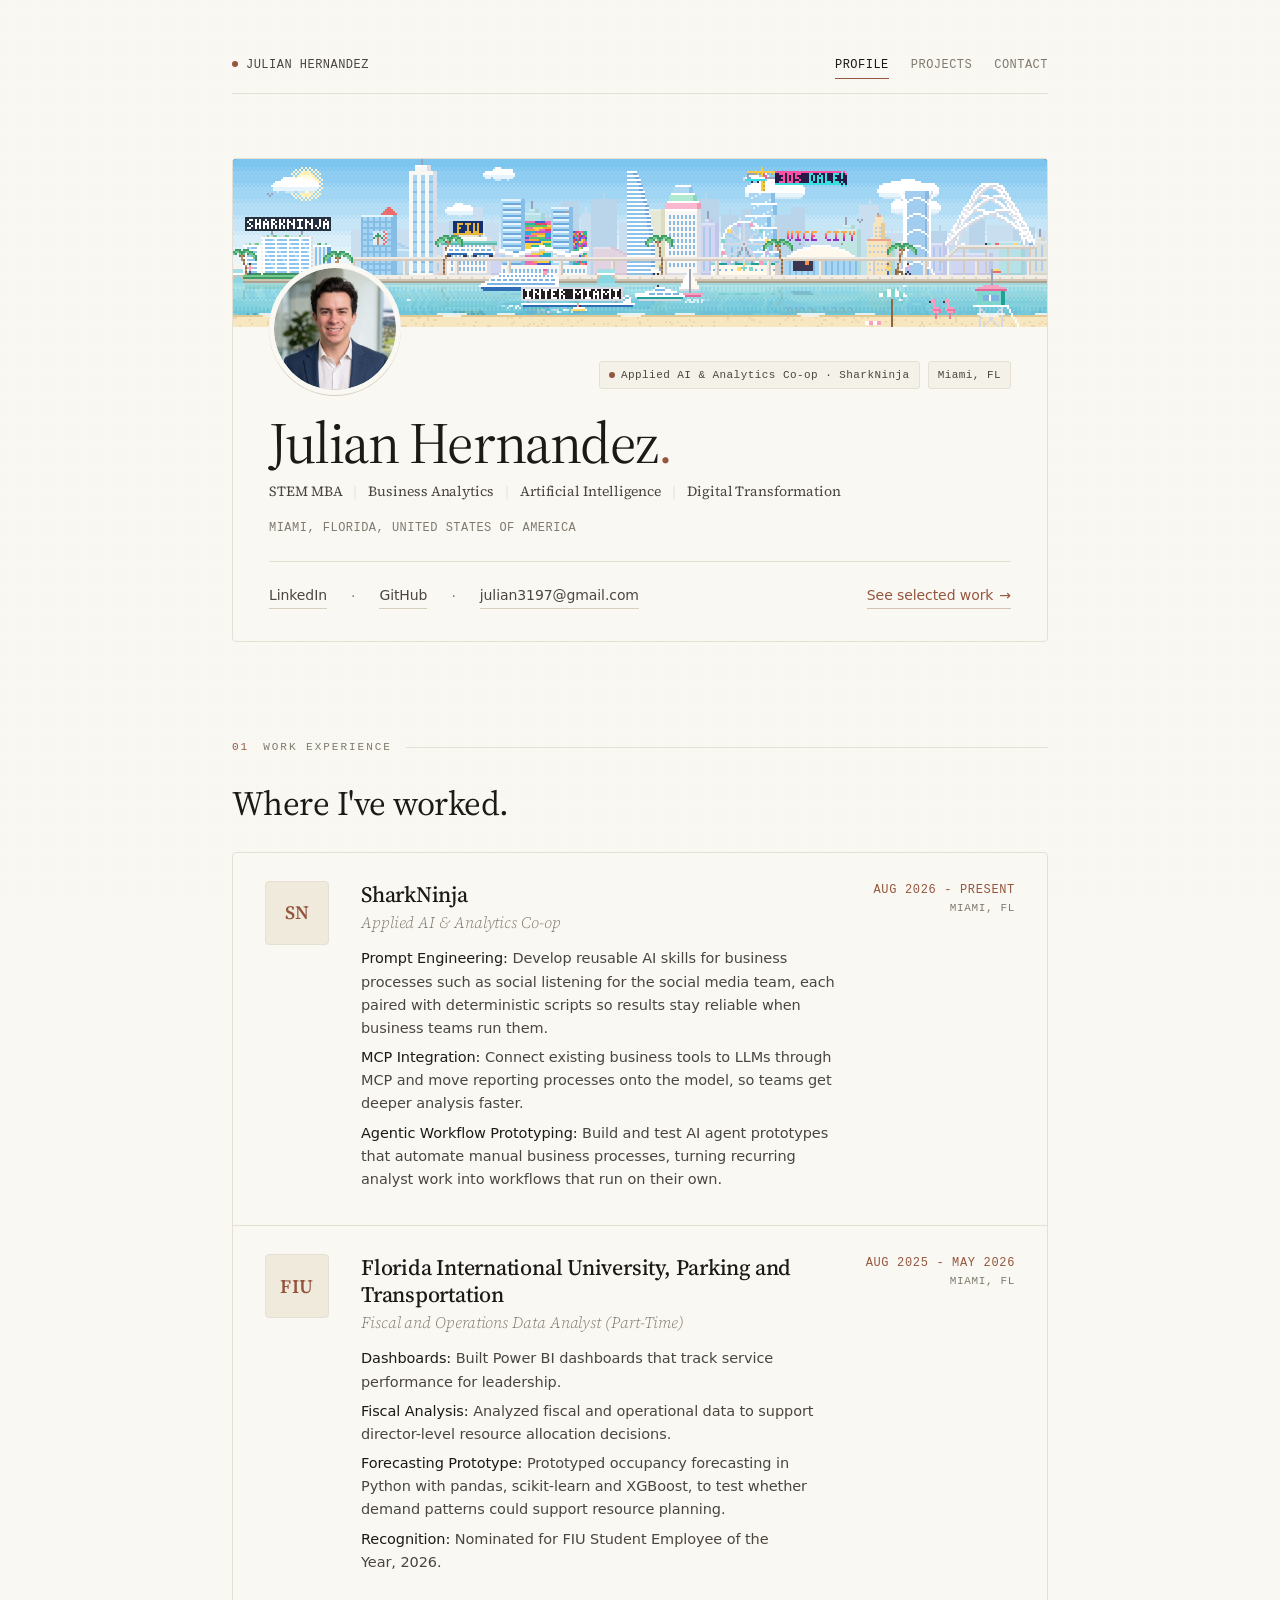
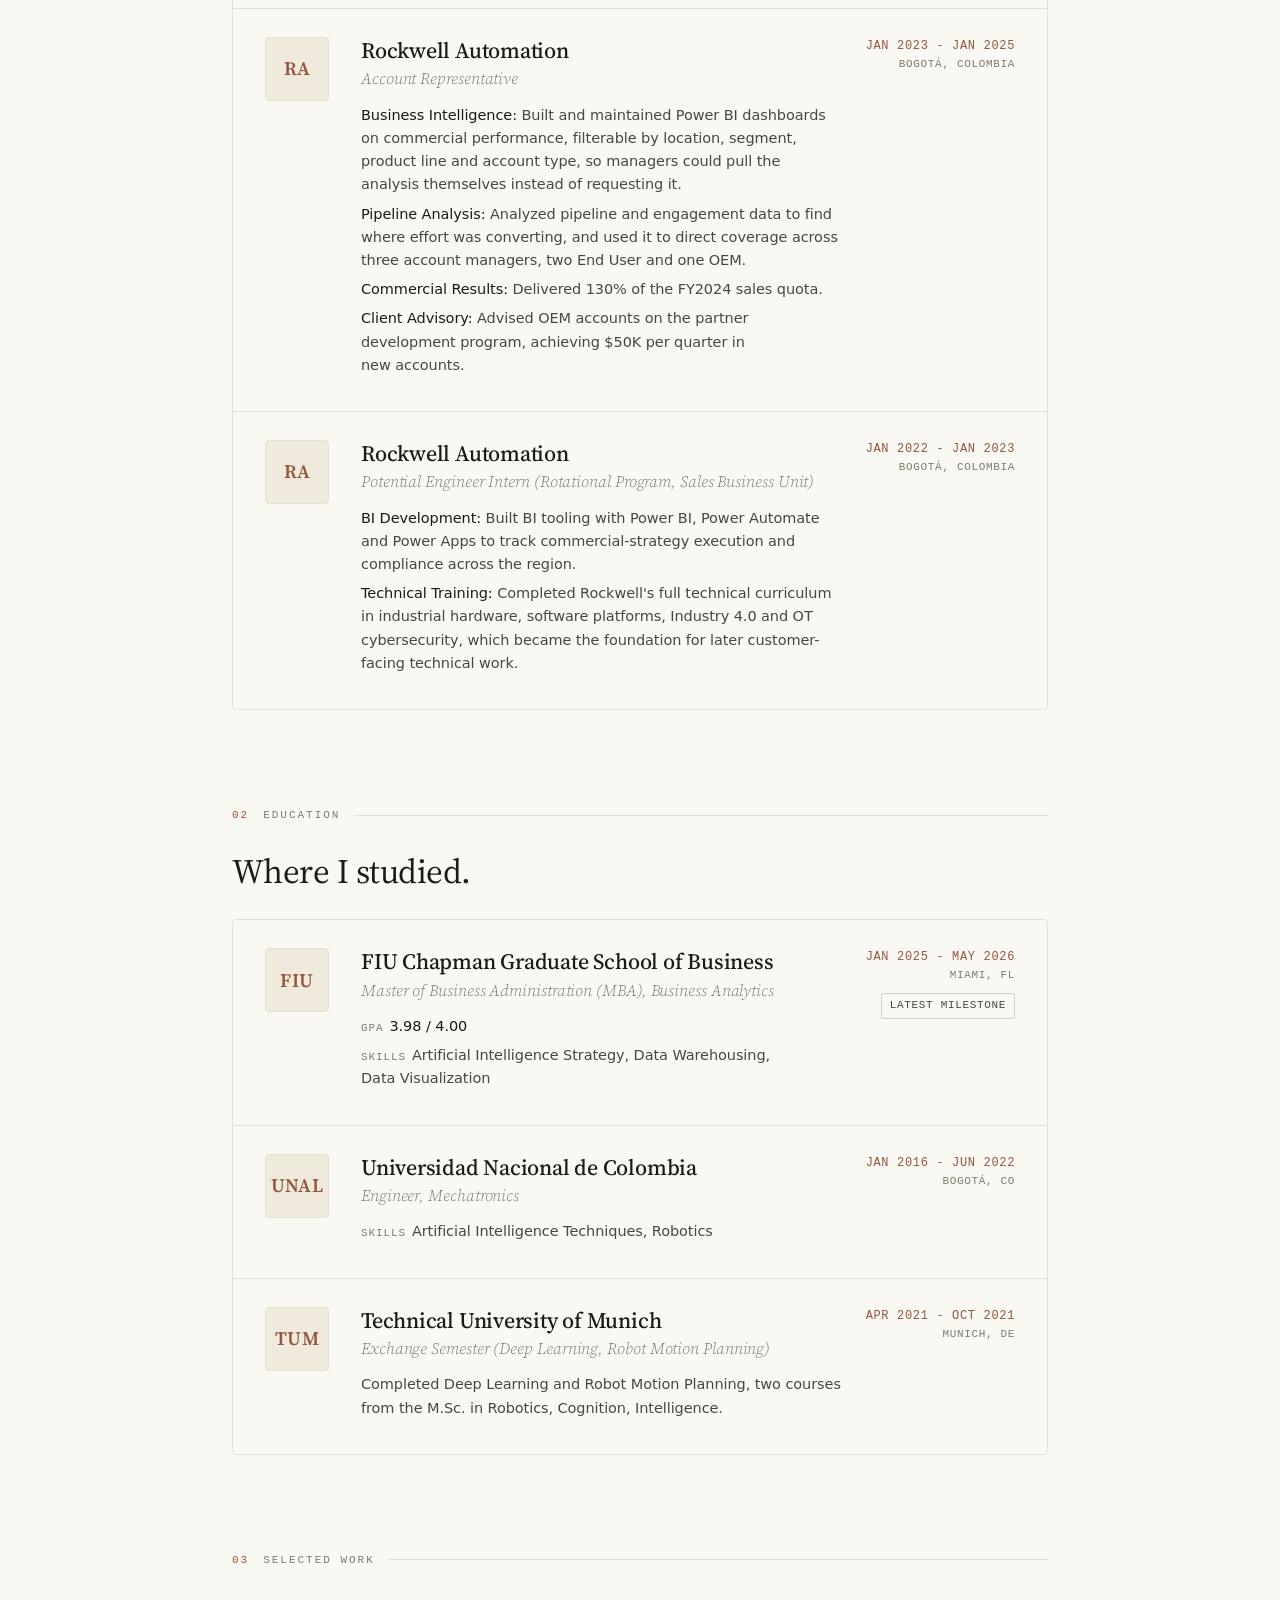
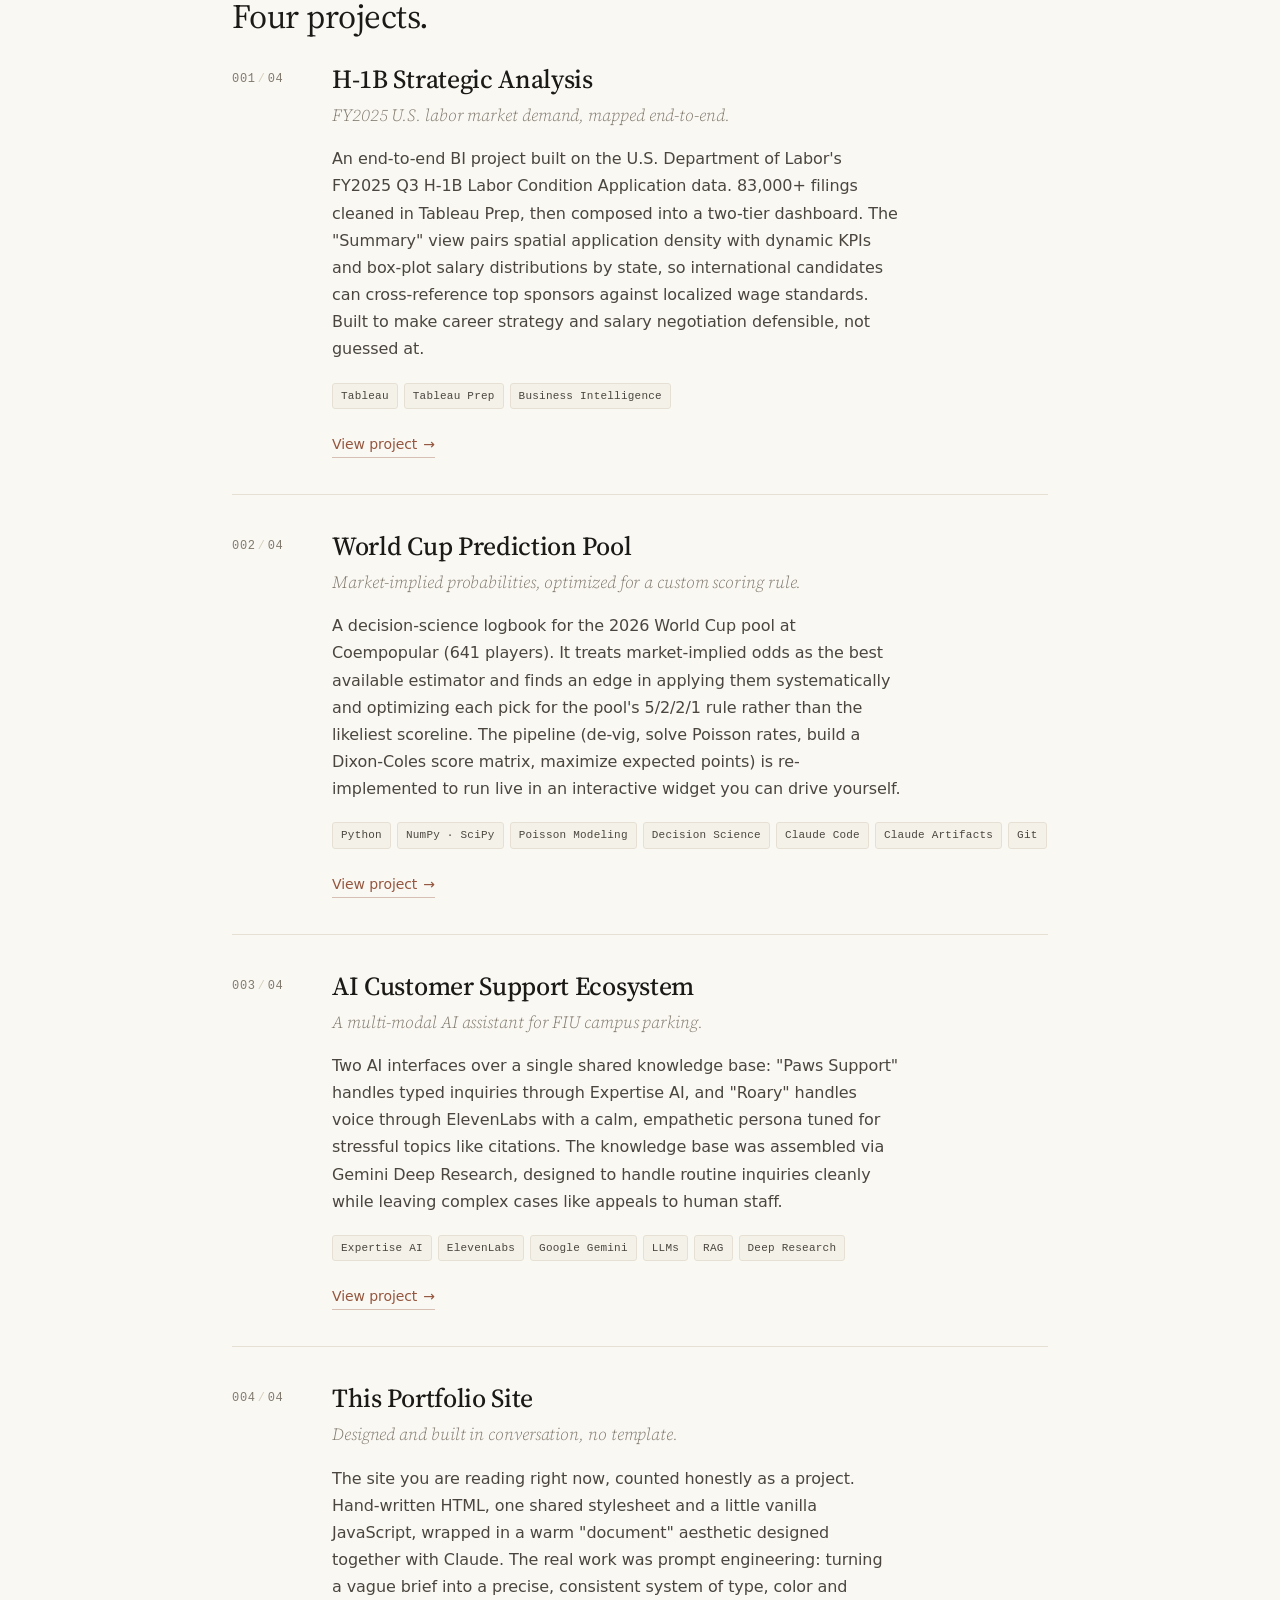
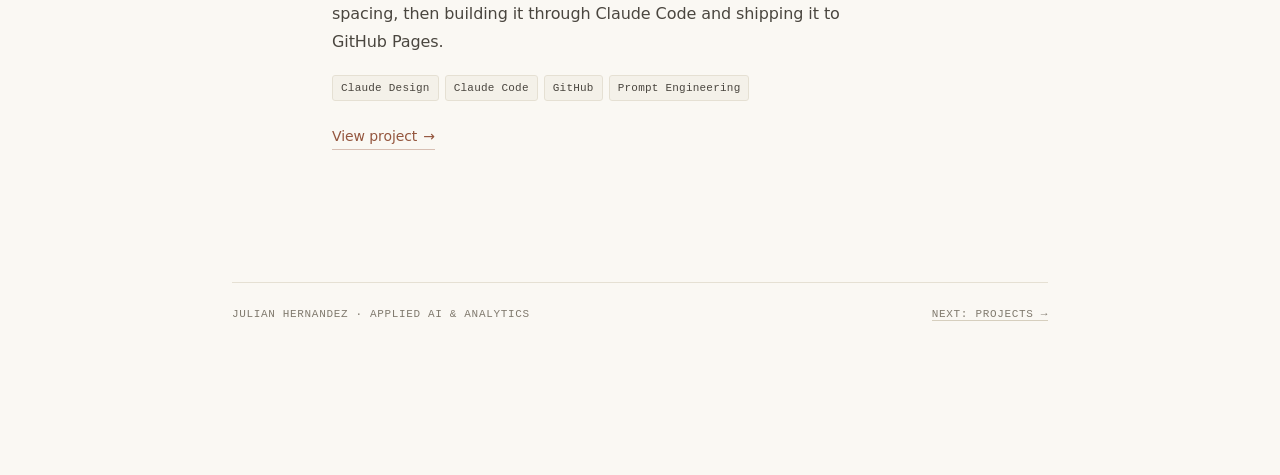
<file: index.html>
<!doctype html>
<html lang="en">
<head>
<meta charset="utf-8" />
<meta name="viewport" content="width=device-width, initial-scale=1" />
<title>Julian Hernandez · Applied AI &amp; Analytics</title>
<meta name="description" content="Applied AI and analytics at SharkNinja. MBA in Business Analytics. Selected AI and data projects." />
<meta property="og:title" content="Julian Hernandez · Applied AI &amp; Analytics" />
<meta property="og:description" content="Applied AI and analytics at SharkNinja. MBA in Business Analytics. Selected AI and data projects." />
<meta property="og:type" content="website" />
<meta property="og:url" content="https://julianher.github.io/" />
<meta property="og:image" content="https://julianher.github.io/og/profile.png" />
<meta property="og:image:width" content="1200" />
<meta property="og:image:height" content="630" />
<meta property="og:image:alt" content="Julian Hernandez · Applied AI &amp; Analytics" />
<meta property="og:site_name" content="Julian Hernandez" />
<meta name="twitter:card" content="summary_large_image" />
<!-- Instant redirect to the profile: JS first (keeps the Back button clean),
     meta refresh for no-JS browsers, and a visible link as the last resort. -->
<script>location.replace("Profile.html");</script>
<meta http-equiv="refresh" content="0; url=Profile.html" />
<link rel="stylesheet" href="styles.css" />
</head>
<body>
  <main class="page">
    <div class="prose">
      <p>Opening the profile page. If it does not load, <a href="Profile.html">continue here</a>.</p>
    </div>
  </main>
</body>
</html>
</file>
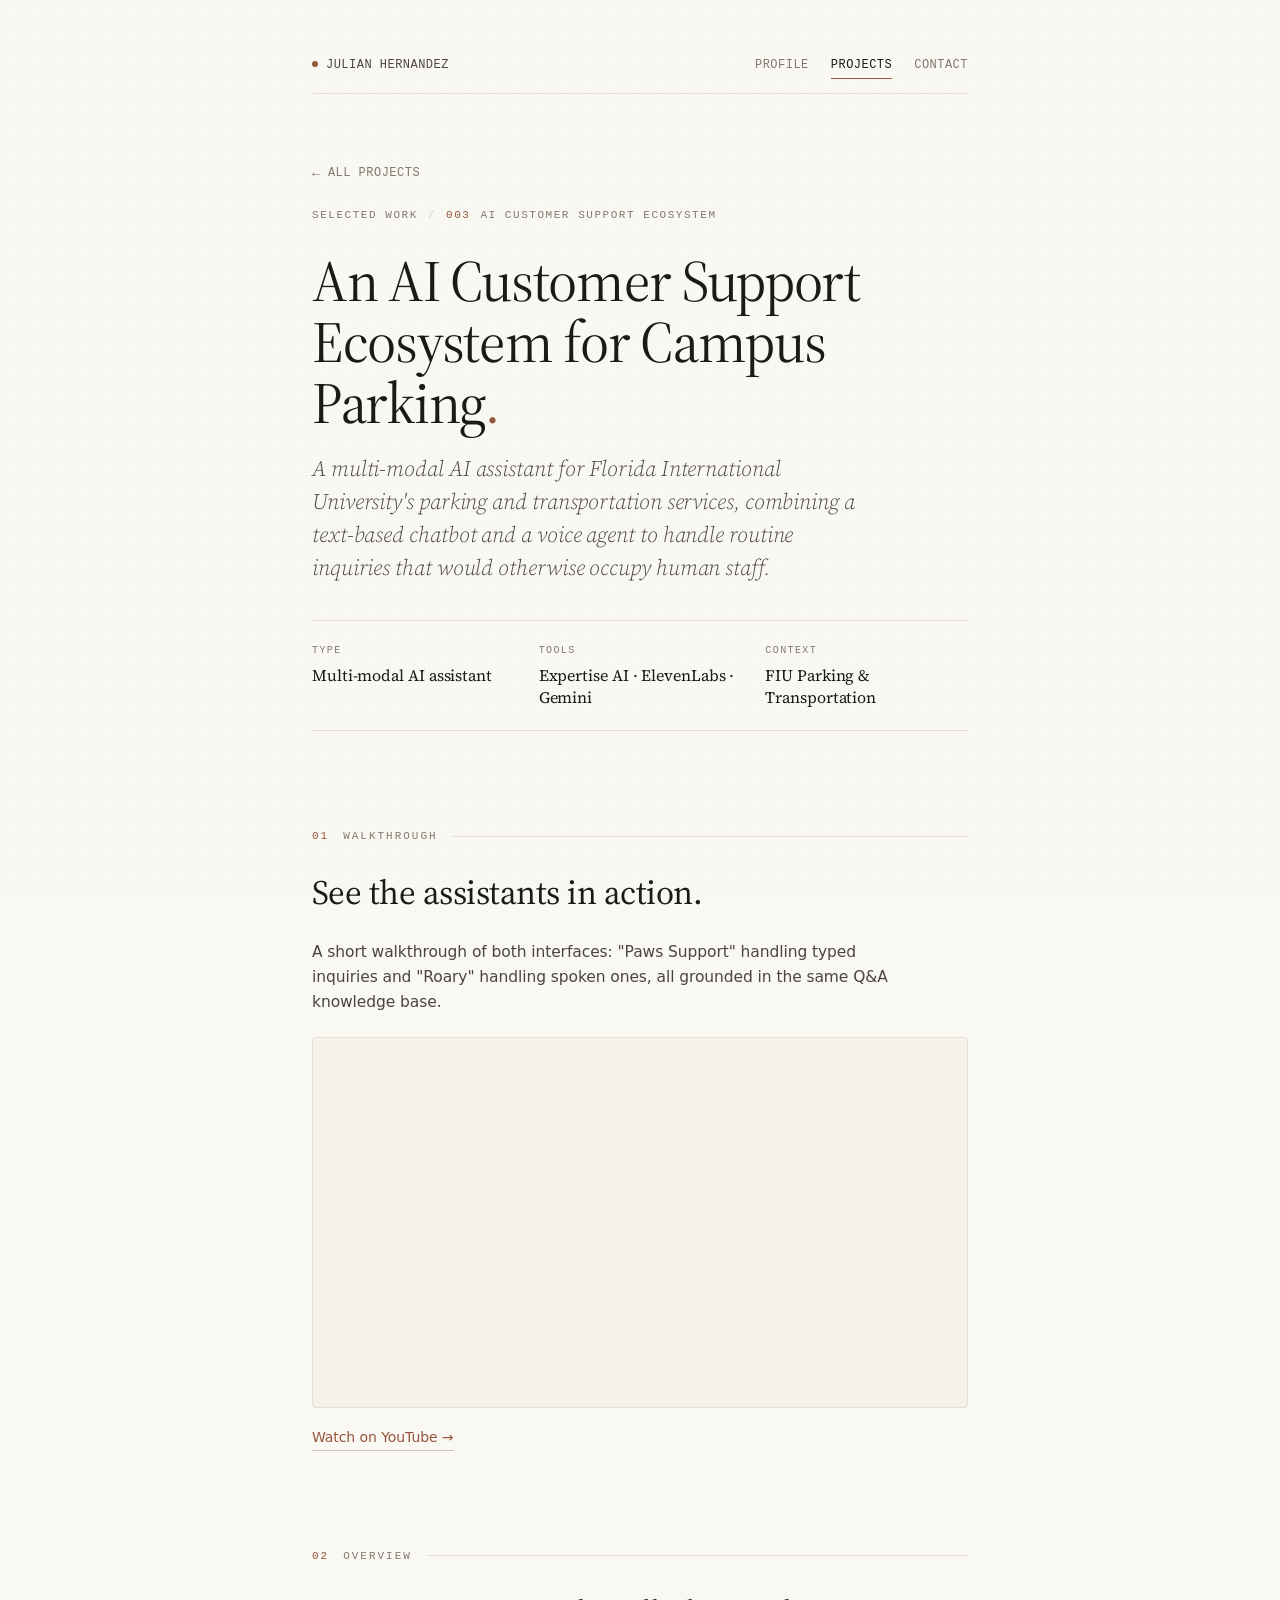
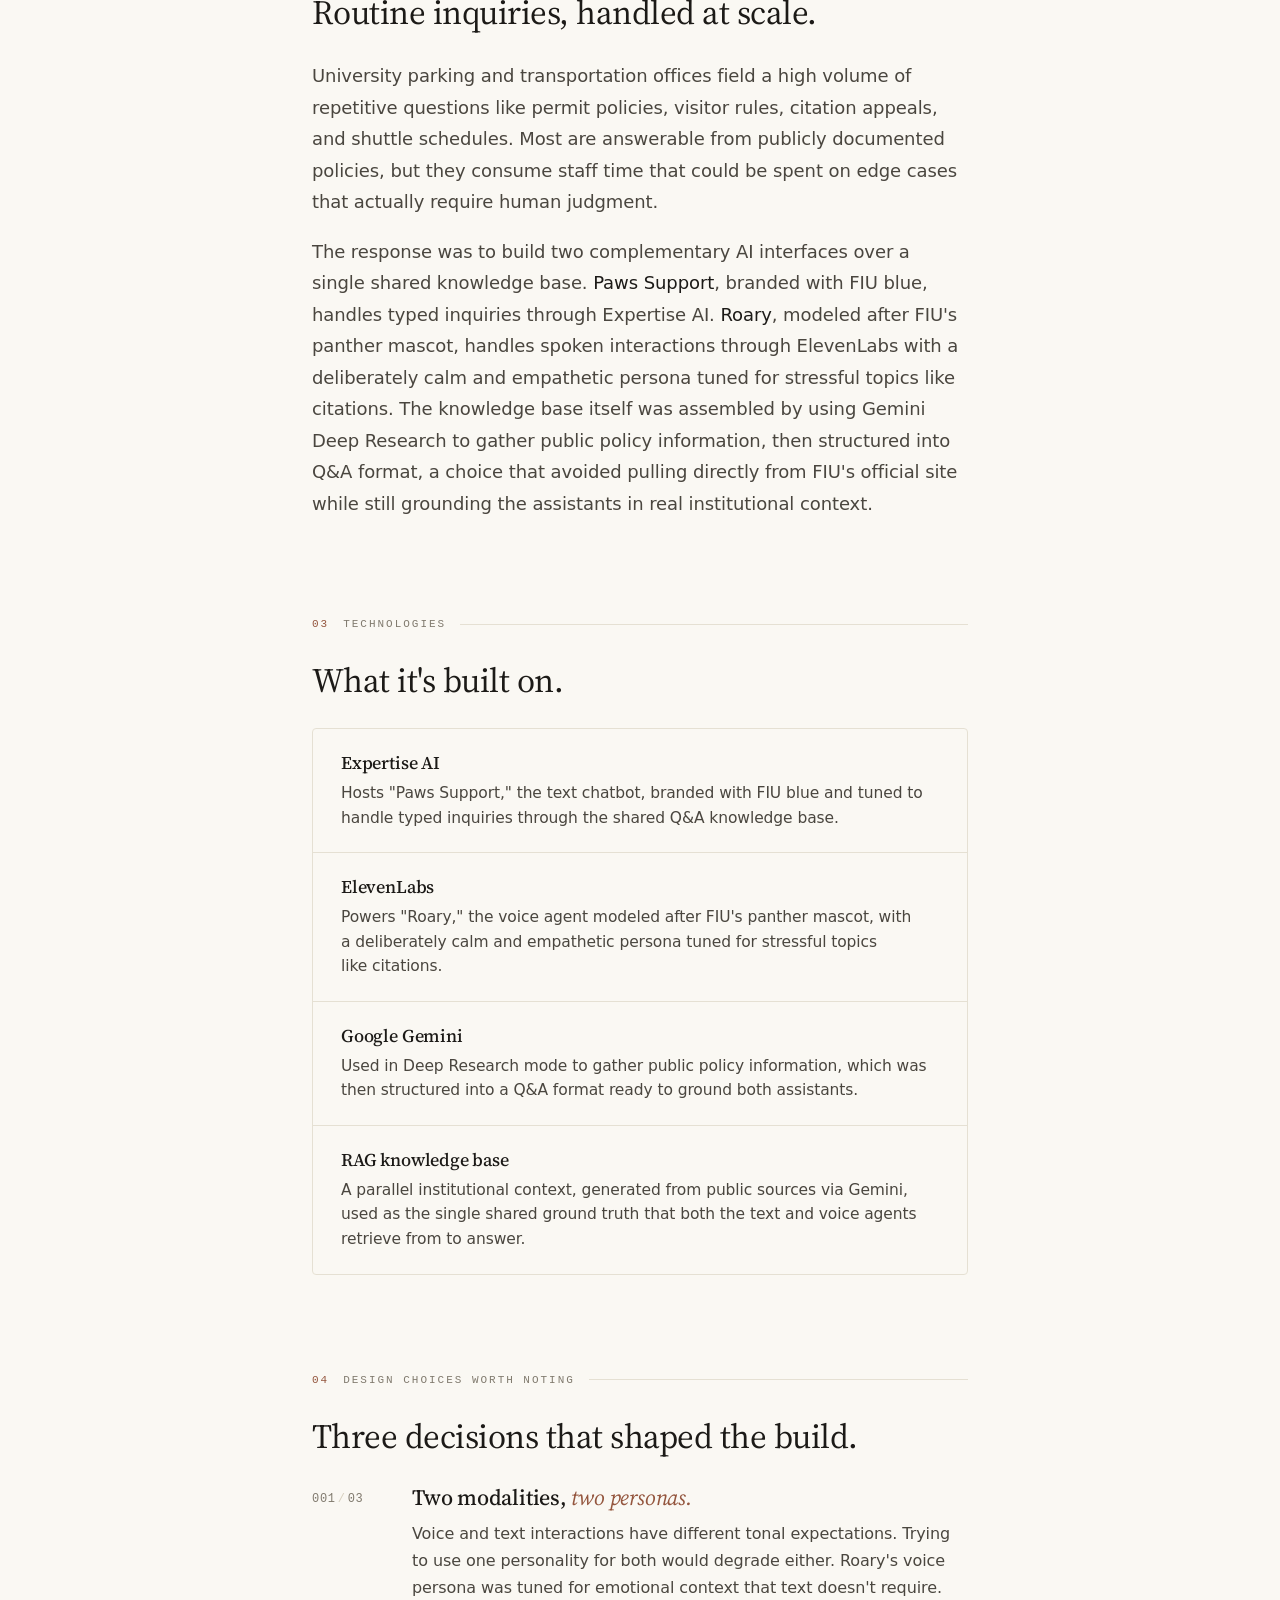
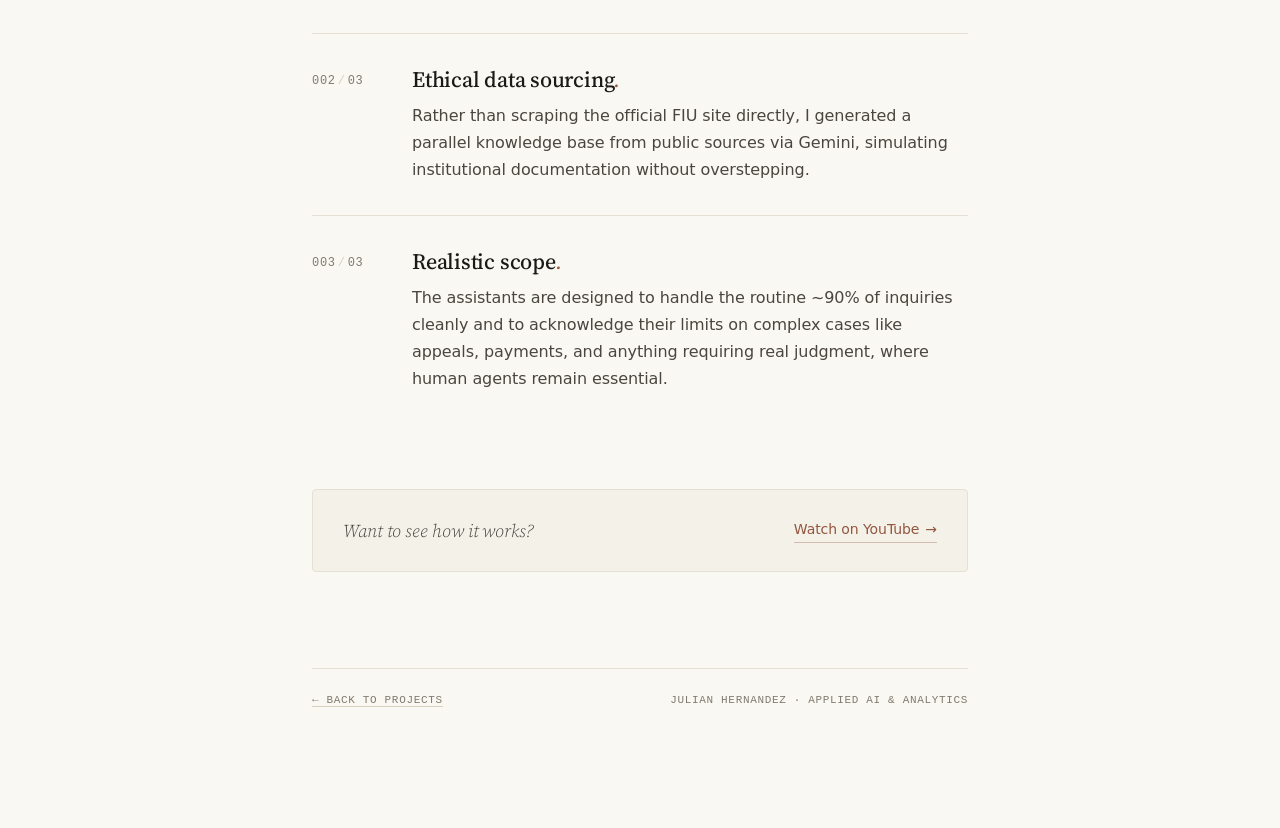
<file: AI-Support-Ecosystem.html>
<!doctype html>
<html lang="en">
<head>
<meta charset="utf-8" />
<meta name="viewport" content="width=device-width, initial-scale=1" />
<title>Julian Hernandez · AI Customer Support Ecosystem</title>
<meta name="description" content="Typed and voice AI assistants for FIU campus parking that answer from one shared knowledge base." />
<meta property="og:title" content="AI Customer Support Ecosystem" />
<meta property="og:description" content="Typed and voice AI assistants for FIU campus parking that answer from one shared knowledge base." />
<meta property="og:type" content="article" />
<meta property="og:url" content="https://julianher.github.io/AI-Support-Ecosystem.html" />
<meta property="og:image" content="https://julianher.github.io/og/ai-support.png" />
<meta property="og:image:width" content="1200" />
<meta property="og:image:height" content="630" />
<meta property="og:image:alt" content="AI Customer Support Ecosystem" />
<meta property="og:site_name" content="Julian Hernandez" />
<meta name="twitter:card" content="summary_large_image" />
<link rel="preconnect" href="https://fonts.googleapis.com" />
<link rel="preconnect" href="https://fonts.gstatic.com" crossorigin />
<link href="https://fonts.googleapis.com/css2?family=Source+Serif+4:ital,opsz,wght@0,8..60,300..700;1,8..60,300..600&display=swap" rel="stylesheet" />
<link rel="stylesheet" href="styles.css" />
<style>
  /* ---- breadcrumb ---- */
  .crumb {
    font-family: var(--mono);
    font-size: 11px;
    letter-spacing: 0.14em;
    text-transform: uppercase;
    color: var(--ink-mute);
    margin-bottom: 26px;
    display: flex;
    align-items: center;
    flex-wrap: wrap;
    gap: 10px;
  }
  .crumb a {
    color: var(--ink-mute);
    text-decoration: none;
    border-bottom: 1px solid transparent;
    transition: color 0.15s ease, border-color 0.15s ease;
  }
  .crumb a:hover { color: var(--ink); border-color: var(--rule-strong); }
  .crumb .num { color: var(--accent); font-weight: 500; }
  .crumb .sep { color: var(--rule-strong); }

  /* ---- hero ---- */
  .project-hero {
    margin-bottom: 48px;
  }
  .project-hero h1 {
    font-family: var(--serif);
    font-weight: 400;
    font-size: clamp(40px, 5.5vw, 58px);
    line-height: 1.05;
    letter-spacing: -0.022em;
    margin: 0 0 18px;
    color: var(--ink);
    font-variation-settings: "opsz" 60;
  }
  .project-hero h1 .period { color: var(--accent); }
  .project-hero .tagline {
    font-family: var(--serif);
    font-style: italic;
    font-weight: 300;
    font-size: 22px;
    line-height: 1.5;
    color: var(--ink-soft);
    max-width: 50ch;
    margin: 0 0 36px;
    text-wrap: pretty;
  }

  /* ---- metadata strip ---- */
  .meta-strip {
    display: grid;
    grid-template-columns: repeat(3, 1fr);
    gap: 24px;
    padding: 22px 0;
    border-top: 1px solid var(--rule);
    border-bottom: 1px solid var(--rule);
  }
  .meta-strip .item {
    display: flex;
    flex-direction: column;
    gap: 6px;
  }
  .meta-strip .k {
    font-family: var(--mono);
    font-size: 10px;
    letter-spacing: 0.14em;
    text-transform: uppercase;
    color: var(--ink-mute);
  }
  .meta-strip .v {
    font-family: var(--serif);
    font-size: 16px;
    color: var(--ink);
    line-height: 1.35;
  }

  /* ---- stack list (technologies / skills) ---- */
  .stack-list {
    border: 1px solid var(--rule);
    border-radius: 4px;
    background: var(--bg);
    overflow: hidden;
  }
  .stack-item {
    padding: 22px 28px;
    display: flex;
    flex-direction: column;
    gap: 6px;
    border-top: 1px solid var(--rule);
  }
  .stack-item:first-child { border-top: none; }
  .stack-item .head {
    font-family: var(--serif);
    font-weight: 500;
    font-size: 18px;
    color: var(--ink);
    letter-spacing: -0.01em;
    line-height: 1.3;
  }
  .stack-item .body {
    font-size: 15.5px;
    line-height: 1.6;
    color: var(--ink-soft);
    max-width: 60ch;
    text-wrap: pretty;
  }

  /* ---- feature blocks ---- */
  .features {
    display: flex;
    flex-direction: column;
    margin-bottom: 36px;
  }
  .feature {
    padding: 32px 0;
    border-top: 1px solid var(--rule);
    display: grid;
    grid-template-columns: 72px 1fr;
    gap: 28px;
    align-items: start;
  }
  .feature:first-of-type { border-top: none; padding-top: 0; }
  .feature .ix {
    font-family: var(--mono);
    font-size: 12px;
    letter-spacing: 0.06em;
    color: var(--ink-mute);
    padding-top: 6px;
  }
  .feature .ix .slash { color: var(--rule-strong); margin: 0 2px; }
  .feature h3 {
    font-family: var(--serif);
    font-weight: 500;
    font-size: 22px;
    line-height: 1.25;
    letter-spacing: -0.01em;
    margin: 0 0 8px;
    color: var(--ink);
  }
  .feature h3 .em {
    color: var(--accent);
    font-style: italic;
    font-weight: 400;
  }
  .feature p {
    font-size: 16px;
    line-height: 1.7;
    color: var(--ink-soft);
    margin: 0;
    text-wrap: pretty;
    max-width: 60ch;
  }

  /* ---- CTA row ---- */
  .cta-row {
    margin-top: 64px;
    padding: 26px 30px;
    background: var(--bg-sunk);
    border: 1px solid var(--rule);
    border-radius: 4px;
    display: flex;
    justify-content: space-between;
    align-items: center;
    gap: 18px;
    flex-wrap: wrap;
  }
  .cta-row .line {
    font-family: var(--serif);
    font-style: italic;
    font-weight: 300;
    font-size: 18px;
    color: var(--ink-soft);
    text-wrap: pretty;
  }
  .cta-row a {
    font-family: var(--sans);
    font-size: 14px;
    color: var(--accent);
    text-decoration: none;
    border-bottom: 1px solid color-mix(in oklab, var(--accent) 35%, transparent);
    padding-bottom: 1px;
    transition: gap 0.18s ease, border-color 0.15s ease;
    display: inline-flex;
    align-items: center;
    gap: 6px;
  }
  .cta-row a:hover { border-color: var(--accent); gap: 10px; }

  /* ---- video embed ---- */
  .video-note {
    font-size: 15.5px;
    line-height: 1.6;
    color: var(--ink-soft);
    margin: 0 0 22px;
    max-width: 60ch;
    text-wrap: pretty;
  }
  .video-wrap {
    position: relative;
    width: 100%;
    padding-top: 56.25%; /* 16:9 */
    margin: 0 0 14px;
    background: var(--bg-sunk);
    border: 1px solid var(--rule);
    border-radius: 4px;
    overflow: hidden;
  }
  .video-wrap iframe {
    position: absolute;
    inset: 0;
    width: 100%;
    height: 100%;
    border: 0;
  }
  .video-fallback {
    display: inline-block;
    font-family: var(--sans);
    font-size: 14px;
    color: var(--accent);
    text-decoration: none;
    border-bottom: 1px solid color-mix(in oklab, var(--accent) 35%, transparent);
    padding-bottom: 1px;
    transition: border-color 0.15s ease;
  }
  .video-fallback:hover { border-color: var(--accent); }

  @media (max-width: 700px) {
    .meta-strip { grid-template-columns: 1fr; gap: 14px; padding: 18px 0; }
    .feature {
      grid-template-columns: 1fr;
      gap: 8px;
      padding: 28px 0;
    }
    .feature .ix { padding-top: 0; }
    .stack-item { padding: 18px 22px; }
    .cta-row { padding: 22px; }
  }
</style>
</head>
<body>
  <main class="page">

    <div class="topnav">
      <span class="brand"><span class="dot"></span>Julian Hernandez</span>
      <nav aria-label="Primary">
        <a href="Profile.html">Profile</a>
        <a href="Projects.html" aria-current="page">Projects</a>
        <a href="Contact.html">Contact</a>
      </nav>
    </div>

    <a class="back-link" href="Projects.html"><span class="ar" aria-hidden="true">←</span>All projects</a>

    <div class="crumb">
      <a href="Projects.html">Selected work</a>
      <span class="sep" aria-hidden="true">/</span>
      <span class="num">003</span>
      <span>AI Customer Support Ecosystem</span>
    </div>

    <header class="project-hero">
      <h1>An AI Customer Support Ecosystem for Campus Parking<span class="period">.</span></h1>
      <p class="tagline">A multi-modal AI assistant for Florida International University's parking and transportation services, combining a text-based chatbot and a voice agent to handle routine inquiries that would otherwise occupy human staff.</p>

      <div class="meta-strip">
        <div class="item">
          <span class="k">Type</span>
          <span class="v">Multi-modal AI assistant</span>
        </div>
        <div class="item">
          <span class="k">Tools</span>
          <span class="v">Expertise AI · ElevenLabs · Gemini</span>
        </div>
        <div class="item">
          <span class="k">Context</span>
          <span class="v">FIU Parking &amp; Transportation</span>
        </div>
      </div>
    </header>

    <!-- ============ WALKTHROUGH VIDEO ============ -->
    <section>
      <div class="section-label"><span class="num">01</span><span>Walkthrough</span></div>
      <h2 class="section-title">See the assistants in action.</h2>
      <p class="video-note">A short walkthrough of both interfaces: "Paws Support" handling typed inquiries and "Roary" handling spoken ones, all grounded in the same Q&amp;A knowledge base.</p>

      <div class="video-wrap">
        <iframe
          src="https://www.youtube.com/embed/y3eT0rDA4UU"
          title="An AI Customer Support Ecosystem for Campus Parking"
          loading="lazy"
          allow="accelerometer; autoplay; clipboard-write; encrypted-media; gyroscope; picture-in-picture; web-share"
          referrerpolicy="strict-origin-when-cross-origin"
          allowfullscreen></iframe>
      </div>
      <a class="video-fallback" href="https://youtu.be/y3eT0rDA4UU" target="_blank" rel="noopener">Watch on YouTube →</a>
    </section>

    <!-- ============ OVERVIEW ============ -->
    <section>
      <div class="section-label"><span class="num">02</span><span>Overview</span></div>
      <h2 class="section-title">Routine inquiries, handled at scale.</h2>
      <div class="prose">
        <p>University parking and transportation offices field a high volume of repetitive questions like permit policies, visitor rules, citation appeals, and shuttle schedules. Most are answerable from publicly documented policies, but they consume staff time that could be spent on edge cases that actually require human judgment.</p>
        <p>The response was to build two complementary AI interfaces over a single shared knowledge base. <strong>Paws Support</strong>, branded with FIU blue, handles typed inquiries through Expertise AI. <strong>Roary</strong>, modeled after FIU's panther mascot, handles spoken interactions through ElevenLabs with a deliberately calm and empathetic persona tuned for stressful topics like citations. The knowledge base itself was assembled by using Gemini Deep Research to gather public policy information, then structured into Q&amp;A format, a choice that avoided pulling directly from FIU's official site while still grounding the assistants in real institutional context.</p>
      </div>
    </section>

    <!-- ============ TECHNOLOGIES ============ -->
    <section>
      <div class="section-label"><span class="num">03</span><span>Technologies</span></div>
      <h2 class="section-title">What it's built on.</h2>
      <div class="stack-list">
        <div class="stack-item">
          <div class="head">Expertise AI</div>
          <div class="body">Hosts "Paws Support," the text chatbot, branded with FIU blue and tuned to handle typed inquiries through the shared Q&amp;A knowledge base.</div>
        </div>
        <div class="stack-item">
          <div class="head">ElevenLabs</div>
          <div class="body">Powers "Roary," the voice agent modeled after FIU's panther mascot, with a deliberately calm and empathetic persona tuned for stressful topics like citations.</div>
        </div>
        <div class="stack-item">
          <div class="head">Google Gemini</div>
          <div class="body">Used in Deep Research mode to gather public policy information, which was then structured into a Q&amp;A format ready to ground both assistants.</div>
        </div>
        <div class="stack-item">
          <div class="head">RAG knowledge base</div>
          <div class="body">A parallel institutional context, generated from public sources via Gemini, used as the single shared ground truth that both the text and voice agents retrieve from to answer.</div>
        </div>
      </div>
    </section>

    <!-- ============ DESIGN CHOICES ============ -->
    <section>
      <div class="section-label"><span class="num">04</span><span>Design choices worth noting</span></div>
      <h2 class="section-title">Three decisions that shaped the build.</h2>

      <div class="features">
        <article class="feature">
          <div class="ix">001<span class="slash">/</span>03</div>
          <div>
            <h3>Two modalities, <span class="em">two personas.</span></h3>
            <p>Voice and text interactions have different tonal expectations. Trying to use one personality for both would degrade either. Roary's voice persona was tuned for emotional context that text doesn't require.</p>
          </div>
        </article>

        <article class="feature">
          <div class="ix">002<span class="slash">/</span>03</div>
          <div>
            <h3>Ethical data sourcing<span class="em">.</span></h3>
            <p>Rather than scraping the official FIU site directly, I generated a parallel knowledge base from public sources via Gemini, simulating institutional documentation without overstepping.</p>
          </div>
        </article>

        <article class="feature">
          <div class="ix">003<span class="slash">/</span>03</div>
          <div>
            <h3>Realistic scope<span class="em">.</span></h3>
            <p>The assistants are designed to handle the routine ~90% of inquiries cleanly and to acknowledge their limits on complex cases like appeals, payments, and anything requiring real judgment, where human agents remain essential.</p>
          </div>
        </article>
      </div>
    </section>

    <div class="cta-row">
      <span class="line">Want to see how it works?</span>
      <a href="https://youtu.be/y3eT0rDA4UU" target="_blank" rel="noopener">Watch on YouTube <span aria-hidden="true">→</span></a>
    </div>

    <footer class="foot">
      <span><a href="Projects.html" style="color:inherit; text-decoration:none; border-bottom:1px solid var(--rule-strong);">← Back to projects</a></span>
      <span>Julian Hernandez · Applied AI &amp; Analytics</span>
    </footer>

  </main>
</body>
</html>
</file>
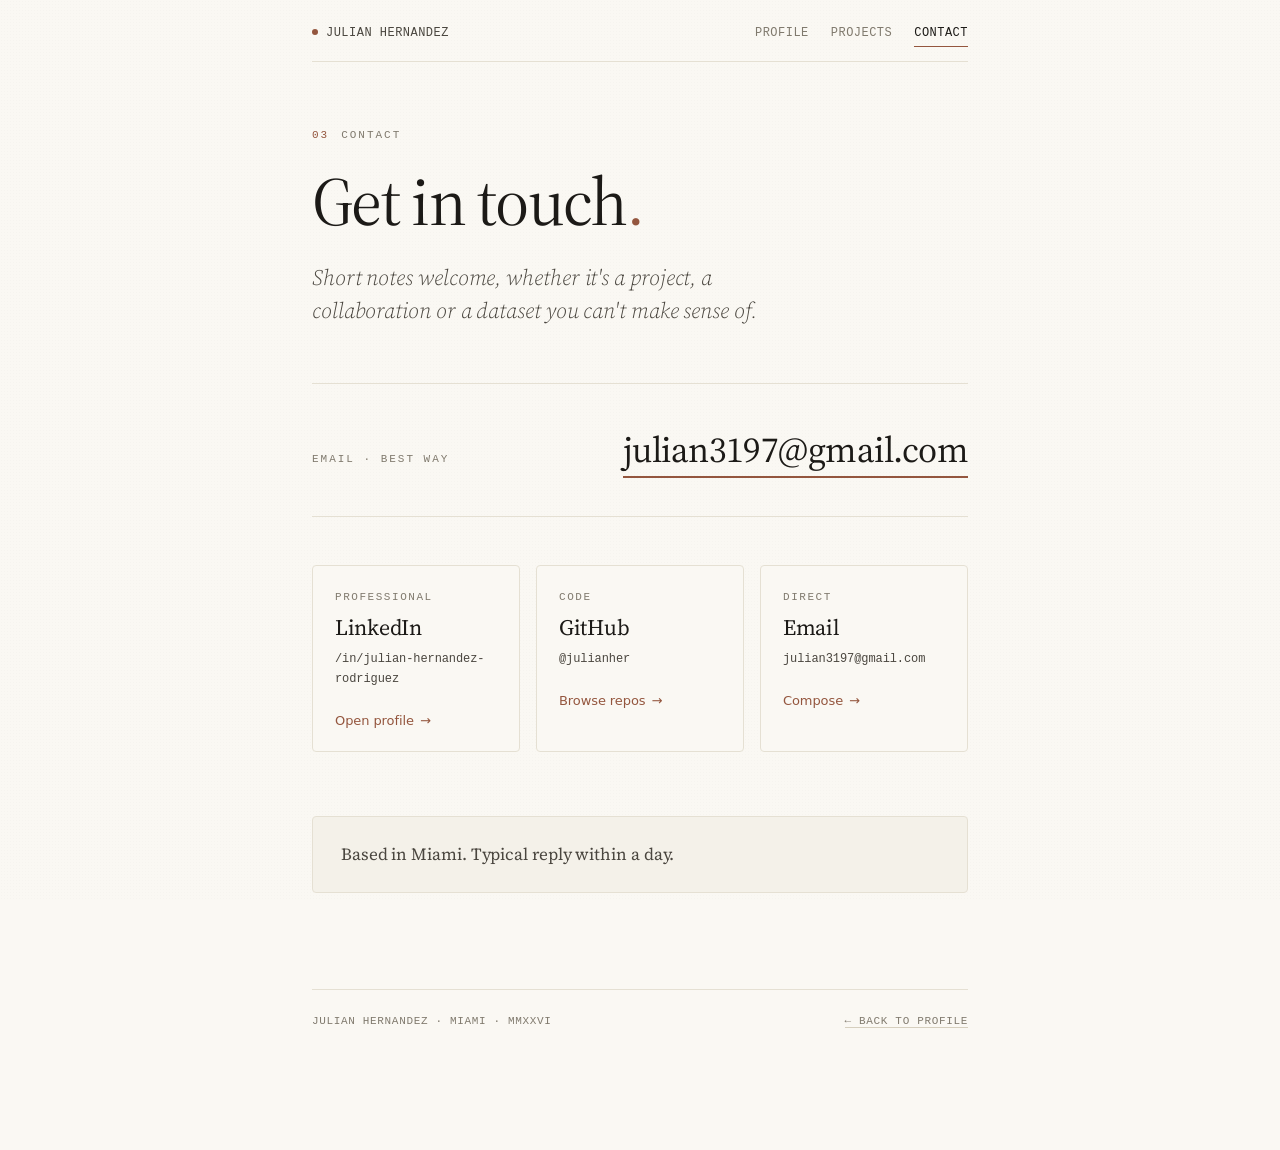
<file: Contact.html>
<!doctype html>
<html lang="en">
<head>
<meta charset="utf-8" />
<meta name="viewport" content="width=device-width, initial-scale=1" />
<title>Julian Hernandez · Contact</title>
<meta name="description" content="Short notes welcome, about a project, a collaboration or a dataset." />
<meta property="og:title" content="Contact · Julian Hernandez" />
<meta property="og:description" content="Short notes welcome, about a project, a collaboration or a dataset." />
<meta property="og:type" content="website" />
<meta property="og:url" content="https://julianher.github.io/Contact.html" />
<meta property="og:image" content="https://julianher.github.io/og/contact.png" />
<meta property="og:image:width" content="1200" />
<meta property="og:image:height" content="630" />
<meta property="og:image:alt" content="Contact · Julian Hernandez" />
<meta property="og:site_name" content="Julian Hernandez" />
<meta name="twitter:card" content="summary_large_image" />
<link rel="preconnect" href="https://fonts.googleapis.com" />
<link rel="preconnect" href="https://fonts.gstatic.com" crossorigin />
<link href="https://fonts.googleapis.com/css2?family=Source+Serif+4:ital,opsz,wght@0,8..60,300..700;1,8..60,300..600&display=swap" rel="stylesheet" />
<link rel="stylesheet" href="styles.css" />
<style>
  .contact-page {
    padding-top: 24px;
  }

  .contact-eyebrow {
    font-family: var(--mono);
    font-size: 11px;
    letter-spacing: 0.18em;
    text-transform: uppercase;
    color: var(--ink-mute);
    margin-bottom: 22px;
    display: flex;
    align-items: center;
    gap: 12px;
  }
  .contact-eyebrow .num { color: var(--accent); font-weight: 500; }

  h1.contact-title {
    font-family: var(--serif);
    font-weight: 400;
    font-size: clamp(44px, 6.5vw, 68px);
    line-height: 1.05;
    letter-spacing: -0.025em;
    margin: 0 0 24px;
    color: var(--ink);
    font-variation-settings: "opsz" 60;
  }
  h1.contact-title .period { color: var(--accent); }

  .lede {
    font-family: var(--serif);
    font-style: italic;
    font-weight: 300;
    font-size: 22px;
    line-height: 1.5;
    color: var(--ink-soft);
    max-width: 42ch;
    margin: 0 0 56px;
    text-wrap: pretty;
  }

  /* big email line */
  .email-row {
    padding: 36px 0;
    border-top: 1px solid var(--rule);
    border-bottom: 1px solid var(--rule);
    display: flex;
    align-items: baseline;
    justify-content: space-between;
    gap: 24px;
    flex-wrap: wrap;
    margin-bottom: 48px;
  }
  .email-label {
    font-family: var(--mono);
    font-size: 11px;
    letter-spacing: 0.18em;
    text-transform: uppercase;
    color: var(--ink-mute);
  }
  .email-value {
    font-family: var(--serif);
    font-size: clamp(24px, 3.4vw, 36px);
    letter-spacing: -0.015em;
    color: var(--ink);
  }
  .email-value a {
    color: var(--ink);
    text-decoration: none;
    border-bottom: 2px solid var(--accent);
    padding-bottom: 2px;
    transition: color 0.15s ease;
  }
  .email-value a:hover { color: var(--accent); }

  /* channels grid */
  .channels {
    display: grid;
    grid-template-columns: repeat(3, 1fr);
    gap: 16px;
    margin-bottom: 64px;
  }
  .channel {
    border: 1px solid var(--rule);
    border-radius: 4px;
    padding: 22px 22px 20px;
    background: var(--bg);
    text-decoration: none;
    color: inherit;
    transition: border-color 0.15s ease, background 0.15s ease;
    display: flex;
    flex-direction: column;
    gap: 8px;
  }
  .channel:hover {
    border-color: var(--rule-strong);
    background: var(--bg-sunk);
  }
  .channel .head {
    font-family: var(--mono);
    font-size: 11px;
    letter-spacing: 0.14em;
    text-transform: uppercase;
    color: var(--ink-mute);
  }
  .channel .name {
    font-family: var(--serif);
    font-size: 22px;
    line-height: 1.2;
    color: var(--ink);
    letter-spacing: -0.012em;
  }
  .channel .handle {
    font-family: var(--mono);
    font-size: 12px;
    color: var(--ink-soft);
    margin-top: 2px;
  }
  .channel .arrow {
    margin-top: 12px;
    font-size: 13px;
    color: var(--accent);
    font-family: var(--sans);
    display: inline-flex;
    align-items: center;
    gap: 6px;
    transition: gap 0.18s ease;
  }
  .channel:hover .arrow { gap: 10px; }

  /* availability block */
  .avail {
    display: grid;
    grid-template-columns: 1fr auto;
    gap: 24px;
    align-items: center;
    padding: 24px 28px;
    background: var(--bg-sunk);
    border: 1px solid var(--rule);
    border-radius: 4px;
  }
  .avail .left {
    font-family: var(--serif);
    font-size: 17px;
    line-height: 1.55;
    color: var(--ink-soft);
    text-wrap: pretty;
  }
  .avail .left strong {
    color: var(--ink);
    font-weight: 500;
  }
  .avail .status {
    font-family: var(--mono);
    font-size: 11px;
    letter-spacing: 0.12em;
    text-transform: uppercase;
    color: var(--ink-soft);
    display: inline-flex;
    align-items: center;
    gap: 8px;
    padding: 6px 12px;
    border: 1px solid var(--rule-strong);
    border-radius: 100px;
    background: var(--bg);
  }
  .avail .status .pip {
    width: 7px; height: 7px;
    border-radius: 50%;
    background: oklch(0.65 0.13 145);
    box-shadow: 0 0 0 3px color-mix(in oklab, oklch(0.65 0.13 145) 22%, transparent);
  }

  @media (max-width: 600px) {
    .channels { grid-template-columns: 1fr; }
    .email-row { padding: 28px 0; }
    .avail { grid-template-columns: 1fr; }
  }
</style>
</head>
<body>
  <main class="page contact-page">

    <div class="topnav">
      <span class="brand"><span class="dot"></span>Julian Hernandez</span>
      <nav aria-label="Primary">
        <a href="Profile.html">Profile</a>
        <a href="Projects.html">Projects</a>
        <a href="Contact.html" aria-current="page">Contact</a>
      </nav>
    </div>

    <div class="contact-eyebrow"><span class="num">03</span><span>Contact</span></div>
    <h1 class="contact-title">Get in touch<span class="period">.</span></h1>
    <p class="lede">
      Short notes welcome, whether it's a project, a collaboration or a dataset you can't make sense of.
    </p>

    <div class="email-row">
      <span class="email-label">Email · best way</span>
      <span class="email-value"><a href="mailto:julian3197@gmail.com">julian3197@gmail.com</a></span>
    </div>

    <div class="channels">
      <a class="channel" href="https://www.linkedin.com/in/julian-hernandez-rodriguez" rel="noopener">
        <span class="head">Professional</span>
        <span class="name">LinkedIn</span>
        <span class="handle">/in/julian-hernandez-rodriguez</span>
        <span class="arrow">Open profile <span aria-hidden="true">→</span></span>
      </a>
      <a class="channel" href="https://github.com/julianher" rel="noopener">
        <span class="head">Code</span>
        <span class="name">GitHub</span>
        <span class="handle">@julianher</span>
        <span class="arrow">Browse repos <span aria-hidden="true">→</span></span>
      </a>
      <a class="channel" href="mailto:julian3197@gmail.com">
        <span class="head">Direct</span>
        <span class="name">Email</span>
        <span class="handle">julian3197@gmail.com</span>
        <span class="arrow">Compose <span aria-hidden="true">→</span></span>
      </a>
    </div>

    <div class="avail">
      <div class="left">
        Based in Miami. Typical reply within a day.
      </div>
    </div>

    <footer class="foot">
      <span>Julian Hernandez · Miami · MMXXVI</span>
      <span><a href="Profile.html" style="color:inherit; text-decoration:none; border-bottom:1px solid var(--rule-strong);">← Back to Profile</a></span>
    </footer>

  </main>
</body>
</html>
</file>
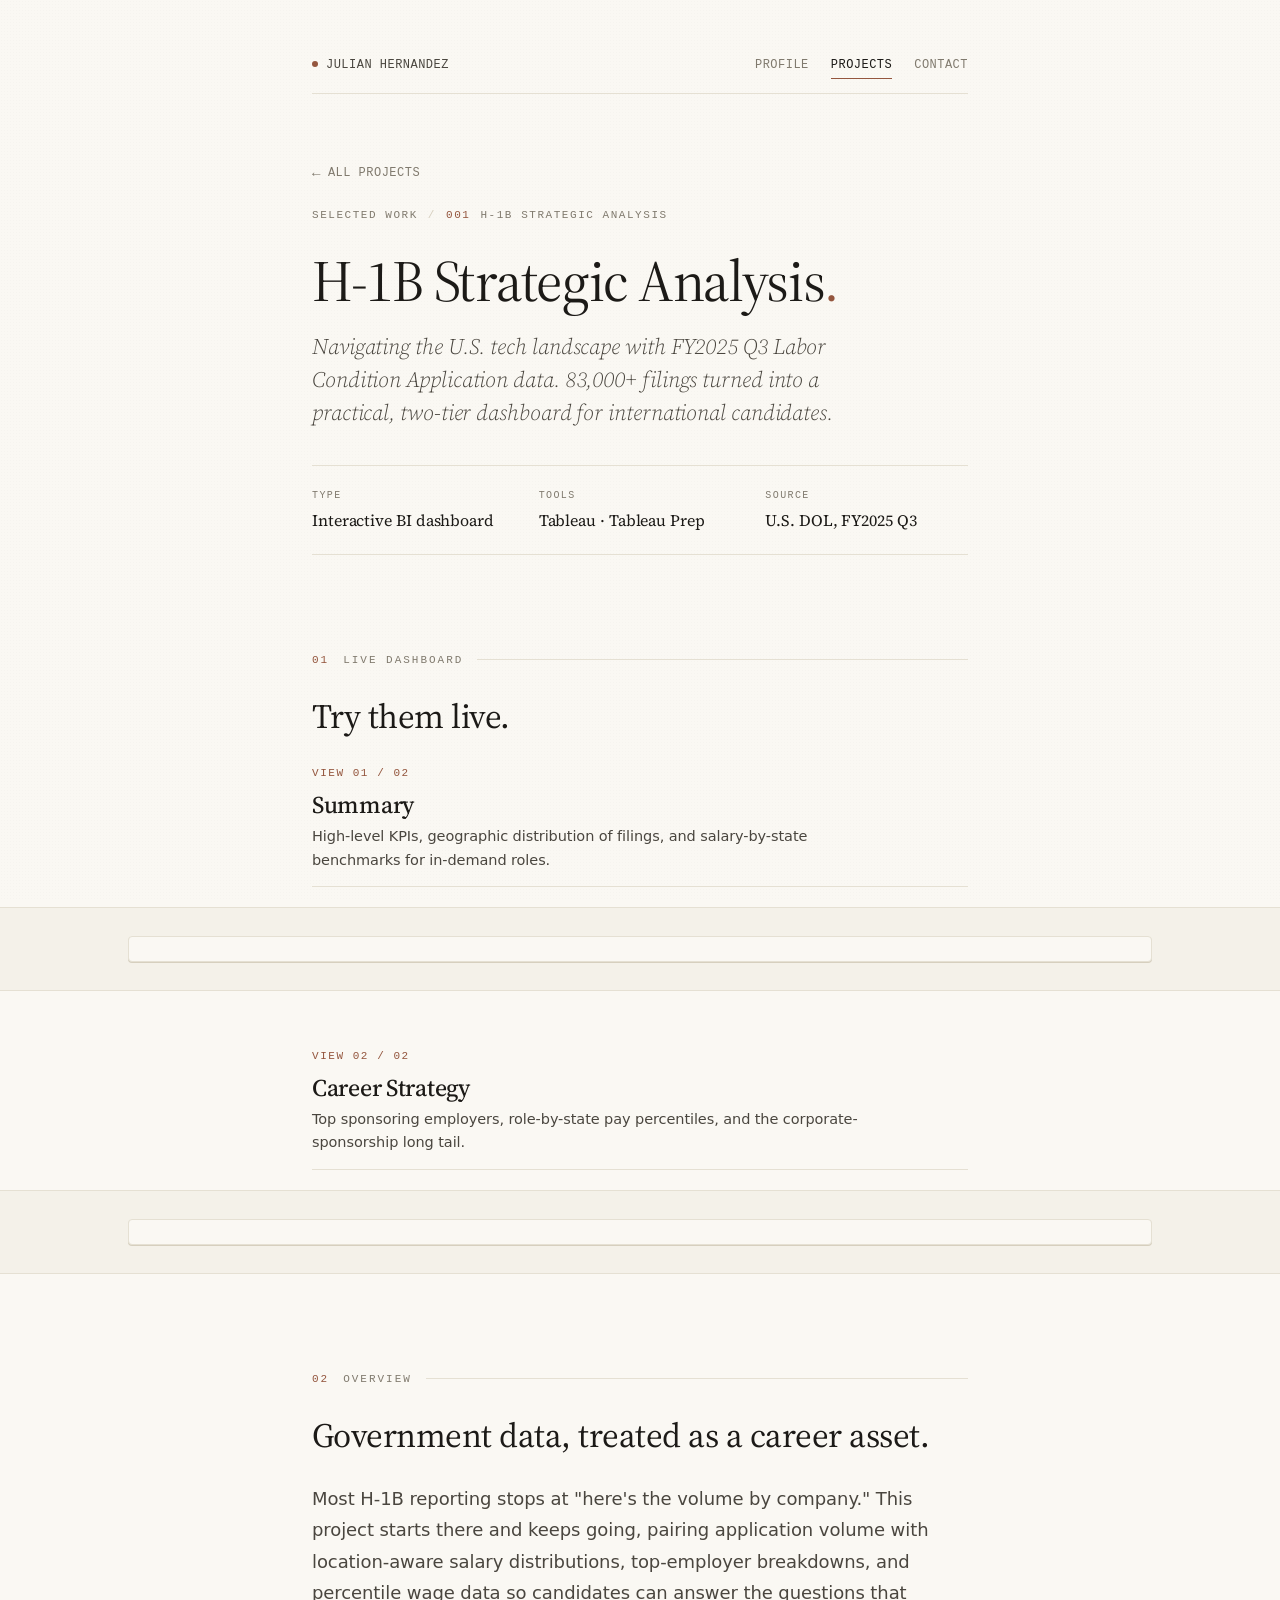
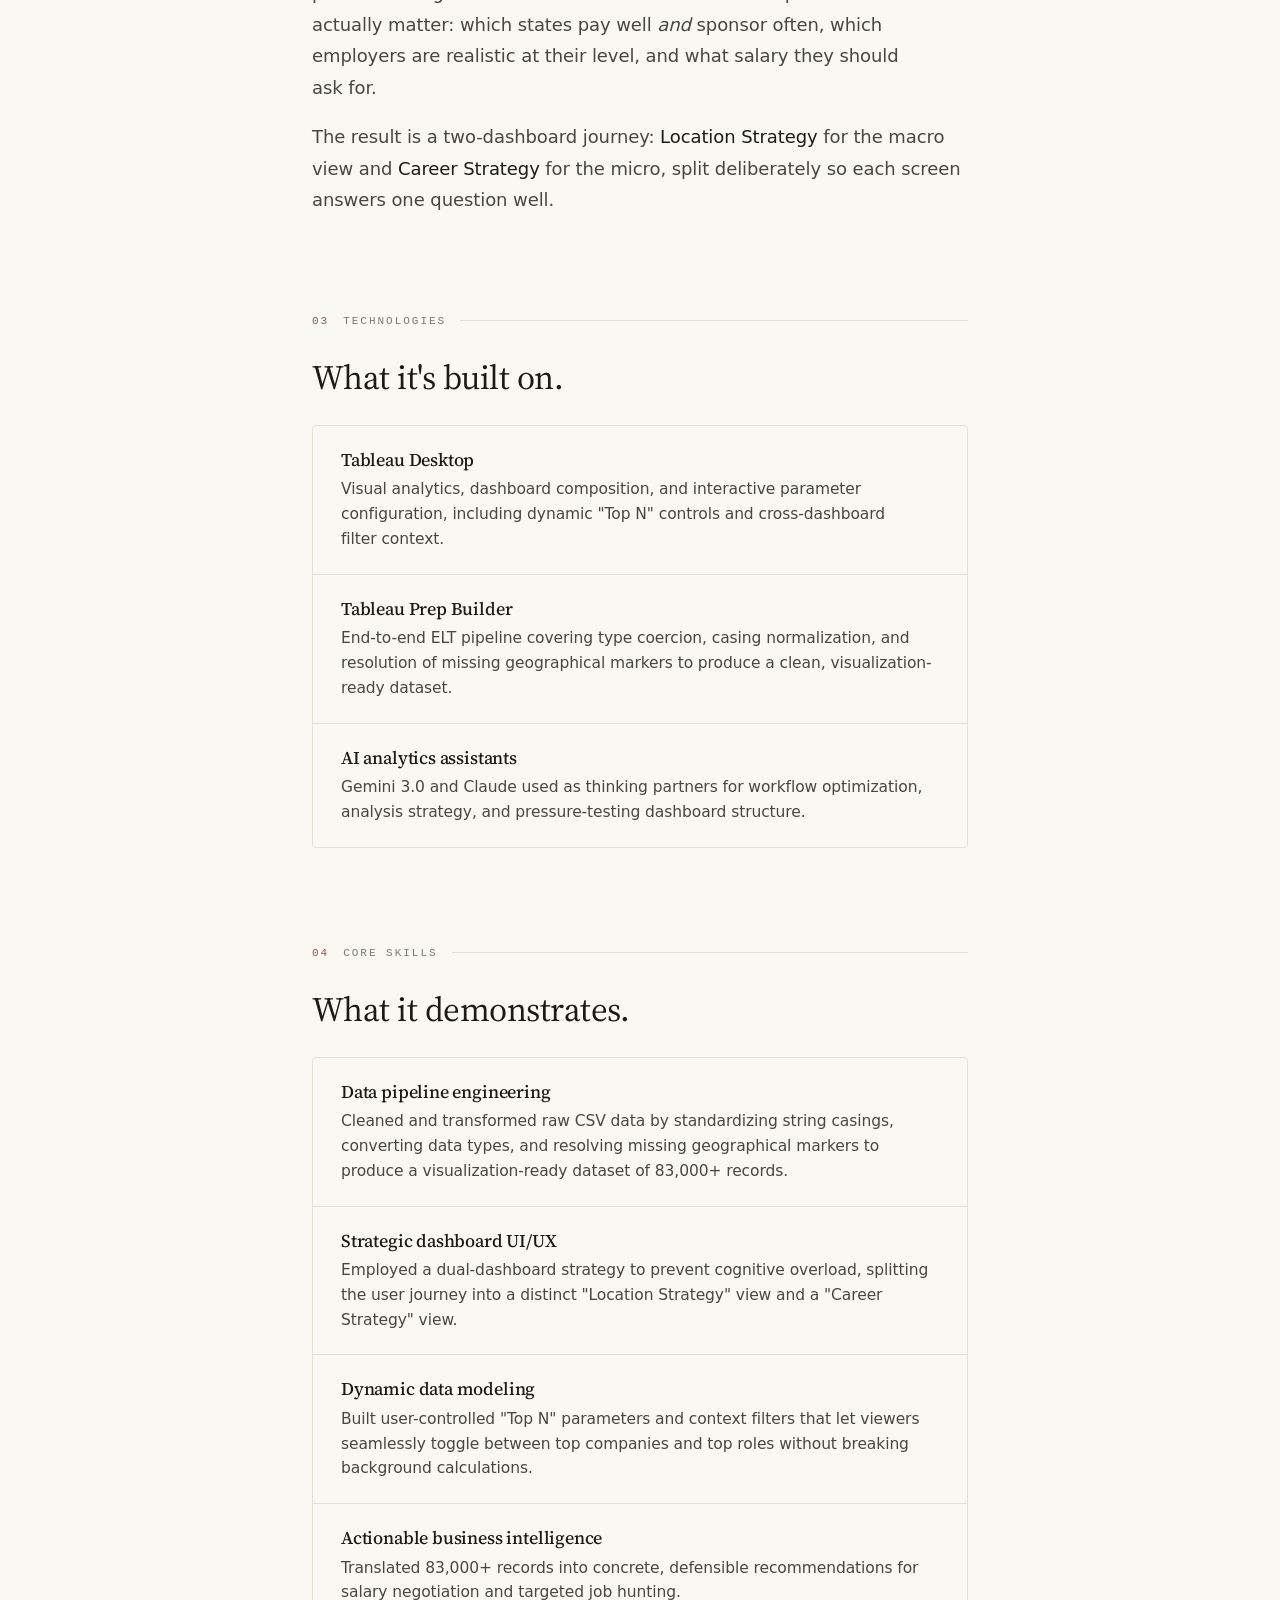
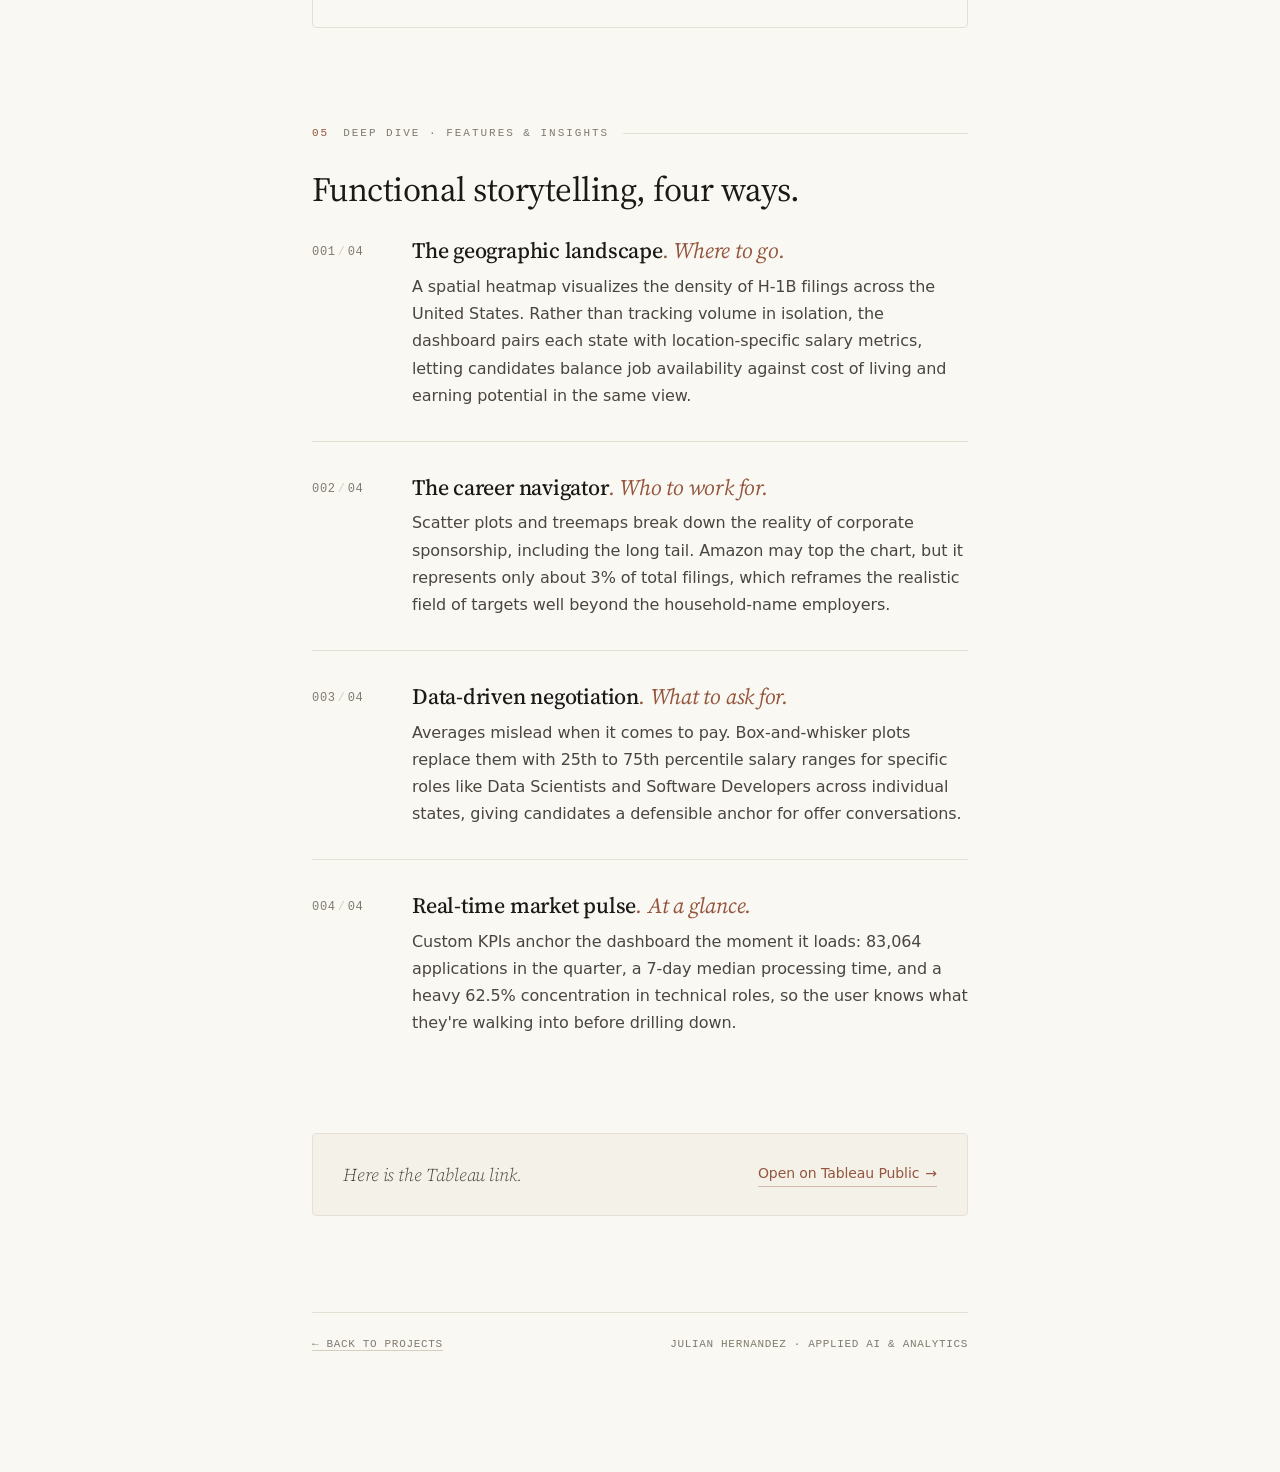
<file: H1B-Analysis.html>
<!doctype html>
<html lang="en">
<head>
<meta charset="utf-8" />
<meta name="viewport" content="width=device-width, initial-scale=1" />
<title>Julian Hernandez · H-1B Strategic Analysis</title>
<meta name="description" content="End-to-end Tableau project on 83,000+ FY2025 H-1B filings, with salaries, sponsors and locations by state." />
<meta property="og:title" content="H-1B Strategic Analysis" />
<meta property="og:description" content="End-to-end Tableau project on 83,000+ FY2025 H-1B filings, with salaries, sponsors and locations by state." />
<meta property="og:type" content="article" />
<meta property="og:url" content="https://julianher.github.io/H1B-Analysis.html" />
<meta property="og:image" content="https://julianher.github.io/og/h1b.png" />
<meta property="og:image:width" content="1200" />
<meta property="og:image:height" content="630" />
<meta property="og:image:alt" content="H-1B Strategic Analysis" />
<meta property="og:site_name" content="Julian Hernandez" />
<meta name="twitter:card" content="summary_large_image" />
<link rel="preconnect" href="https://fonts.googleapis.com" />
<link rel="preconnect" href="https://fonts.gstatic.com" crossorigin />
<link href="https://fonts.googleapis.com/css2?family=Source+Serif+4:ital,opsz,wght@0,8..60,300..700;1,8..60,300..600&display=swap" rel="stylesheet" />
<link rel="stylesheet" href="styles.css" />
<style>
  /* ---- breadcrumb ---- */
  .crumb {
    font-family: var(--mono);
    font-size: 11px;
    letter-spacing: 0.14em;
    text-transform: uppercase;
    color: var(--ink-mute);
    margin-bottom: 26px;
    display: flex;
    align-items: center;
    flex-wrap: wrap;
    gap: 10px;
  }
  .crumb a {
    color: var(--ink-mute);
    text-decoration: none;
    border-bottom: 1px solid transparent;
    transition: color 0.15s ease, border-color 0.15s ease;
  }
  .crumb a:hover { color: var(--ink); border-color: var(--rule-strong); }
  .crumb .num { color: var(--accent); font-weight: 500; }
  .crumb .sep { color: var(--rule-strong); }

  /* ---- hero ---- */
  .project-hero {
    margin-bottom: 48px;
  }
  .project-hero h1 {
    font-family: var(--serif);
    font-weight: 400;
    font-size: clamp(40px, 5.5vw, 58px);
    line-height: 1.05;
    letter-spacing: -0.022em;
    margin: 0 0 18px;
    color: var(--ink);
    font-variation-settings: "opsz" 60;
  }
  .project-hero h1 .period { color: var(--accent); }
  .project-hero .tagline {
    font-family: var(--serif);
    font-style: italic;
    font-weight: 300;
    font-size: 22px;
    line-height: 1.5;
    color: var(--ink-soft);
    max-width: 50ch;
    margin: 0 0 36px;
    text-wrap: pretty;
  }

  /* ---- metadata strip ---- */
  .meta-strip {
    display: grid;
    grid-template-columns: repeat(3, 1fr);
    gap: 24px;
    padding: 22px 0;
    border-top: 1px solid var(--rule);
    border-bottom: 1px solid var(--rule);
  }
  .meta-strip .item {
    display: flex;
    flex-direction: column;
    gap: 6px;
  }
  .meta-strip .k {
    font-family: var(--mono);
    font-size: 10px;
    letter-spacing: 0.14em;
    text-transform: uppercase;
    color: var(--ink-mute);
  }
  .meta-strip .v {
    font-family: var(--serif);
    font-size: 16px;
    color: var(--ink);
    line-height: 1.35;
  }

  /* ---- stack list (technologies / skills) ---- */
  .stack-list {
    border: 1px solid var(--rule);
    border-radius: 4px;
    background: var(--bg);
    overflow: hidden;
  }
  .stack-item {
    padding: 22px 28px;
    display: flex;
    flex-direction: column;
    gap: 6px;
    border-top: 1px solid var(--rule);
  }
  .stack-item:first-child { border-top: none; }
  .stack-item .head {
    font-family: var(--serif);
    font-weight: 500;
    font-size: 18px;
    color: var(--ink);
    letter-spacing: -0.01em;
    line-height: 1.3;
  }
  .stack-item .body {
    font-size: 15.5px;
    line-height: 1.6;
    color: var(--ink-soft);
    max-width: 60ch;
    text-wrap: pretty;
  }

  /* ---- feature blocks ---- */
  .features {
    display: flex;
    flex-direction: column;
    margin-bottom: 36px;
  }
  .feature {
    padding: 32px 0;
    border-top: 1px solid var(--rule);
    display: grid;
    grid-template-columns: 72px 1fr;
    gap: 28px;
    align-items: start;
  }
  .feature:first-of-type { border-top: none; padding-top: 0; }
  .feature .ix {
    font-family: var(--mono);
    font-size: 12px;
    letter-spacing: 0.06em;
    color: var(--ink-mute);
    padding-top: 6px;
  }
  .feature .ix .slash { color: var(--rule-strong); margin: 0 2px; }
  .feature h3 {
    font-family: var(--serif);
    font-weight: 500;
    font-size: 22px;
    line-height: 1.25;
    letter-spacing: -0.01em;
    margin: 0 0 8px;
    color: var(--ink);
  }
  .feature h3 .em {
    color: var(--accent);
    font-style: italic;
    font-weight: 400;
  }
  .feature p {
    font-size: 16px;
    line-height: 1.7;
    color: var(--ink-soft);
    margin: 0;
    text-wrap: pretty;
    max-width: 60ch;
  }

  /* ---- KPI callouts ---- */
  .kpis {
    display: grid;
    grid-template-columns: repeat(3, 1fr);
    gap: 14px;
  }
  .kpi {
    border: 1px solid var(--rule);
    border-radius: 4px;
    background: var(--bg);
    padding: 24px 22px 22px;
    display: flex;
    flex-direction: column;
    gap: 8px;
  }
  .kpi .num {
    font-family: var(--serif);
    font-weight: 500;
    font-size: clamp(28px, 3.8vw, 40px);
    line-height: 1;
    letter-spacing: -0.02em;
    color: var(--accent);
    font-variation-settings: "opsz" 60;
  }
  .kpi .lbl {
    font-family: var(--mono);
    font-size: 11px;
    letter-spacing: 0.1em;
    text-transform: uppercase;
    color: var(--ink-soft);
    line-height: 1.4;
  }

  /* ---- CTA row ---- */
  .cta-row {
    margin-top: 64px;
    padding: 26px 30px;
    background: var(--bg-sunk);
    border: 1px solid var(--rule);
    border-radius: 4px;
    display: flex;
    justify-content: space-between;
    align-items: center;
    gap: 18px;
    flex-wrap: wrap;
  }
  .cta-row .line {
    font-family: var(--serif);
    font-style: italic;
    font-weight: 300;
    font-size: 18px;
    color: var(--ink-soft);
    text-wrap: pretty;
  }
  .cta-row a {
    font-family: var(--sans);
    font-size: 14px;
    color: var(--accent);
    text-decoration: none;
    border-bottom: 1px solid color-mix(in oklab, var(--accent) 35%, transparent);
    padding-bottom: 1px;
    transition: gap 0.18s ease, border-color 0.15s ease;
    display: inline-flex;
    align-items: center;
    gap: 6px;
  }
  .cta-row a:hover { border-color: var(--accent); gap: 10px; }

  /* ---- Live dashboard embed ---- */
  .dashboard-note {
    font-size: 15.5px;
    line-height: 1.6;
    color: var(--ink-soft);
    margin: 0 0 28px;
    max-width: 60ch;
    text-wrap: pretty;
  }
  .dashboard-bleed {
    position: relative;
    width: 100vw;
    margin-left: calc(50% - 50vw);
    margin-right: calc(50% - 50vw);
    padding: 28px 16px;
    background: var(--bg-sunk);
    border-top: 1px solid var(--rule);
    border-bottom: 1px solid var(--rule);
    overflow-x: auto;
    display: flex;
    justify-content: center;
  }
  .dashboard-frame {
    background: var(--bg);
    border: 1px solid var(--rule);
    border-radius: 4px;
    padding: 12px;
    box-shadow: 0 1px 0 var(--rule-strong);
    width: 1024px;            /* desktop: fits the 1000px Tableau layout + padding */
    max-width: 100%;          /* shrink on smaller viewports */
    box-sizing: border-box;
  }
  .dashboard-caption {
    margin-top: 14px;
    font-family: var(--mono);
    font-size: 10px;
    letter-spacing: 0.14em;
    text-transform: uppercase;
    color: var(--ink-mute);
    text-align: center;
  }

  /* ---- View headers (between stacked dashboards) ---- */
  .view-header {
    margin: 12px 0 20px;
    padding-bottom: 14px;
    border-bottom: 1px solid var(--rule);
  }
  .dashboard-bleed + .view-header { margin-top: 56px; }
  .view-ix {
    display: block;
    font-family: var(--mono);
    font-size: 11px;
    letter-spacing: 0.14em;
    text-transform: uppercase;
    color: var(--accent);
    font-weight: 500;
    margin-bottom: 8px;
  }
  .view-title {
    font-family: var(--serif);
    font-weight: 500;
    font-size: 24px;
    line-height: 1.22;
    letter-spacing: -0.012em;
    margin: 0 0 6px;
    color: var(--ink);
  }
  .view-desc {
    font-size: 14.5px;
    line-height: 1.6;
    color: var(--ink-soft);
    margin: 0;
    max-width: 60ch;
  }

  @media (max-width: 700px) {
    .meta-strip { grid-template-columns: 1fr; gap: 14px; padding: 18px 0; }
    .kpis { grid-template-columns: 1fr; }
    .feature {
      grid-template-columns: 1fr;
      gap: 8px;
      padding: 28px 0;
    }
    .feature .ix { padding-top: 0; }
    .stack-item { padding: 18px 22px; }
    .cta-row { padding: 22px; }
    .dashboard-bleed { padding: 18px 0; }
    .dashboard-frame { padding: 8px; border-radius: 0; border-left: none; border-right: none; }
  }
</style>
</head>
<body>
  <main class="page">

    <div class="topnav">
      <span class="brand"><span class="dot"></span>Julian Hernandez</span>
      <nav aria-label="Primary">
        <a href="Profile.html">Profile</a>
        <a href="Projects.html" aria-current="page">Projects</a>
        <a href="Contact.html">Contact</a>
      </nav>
    </div>

    <a class="back-link" href="Projects.html"><span class="ar" aria-hidden="true">←</span>All projects</a>

    <div class="crumb">
      <a href="Projects.html">Selected work</a>
      <span class="sep" aria-hidden="true">/</span>
      <span class="num">001</span>
      <span>H-1B Strategic Analysis</span>
    </div>

    <header class="project-hero">
      <h1>H-1B Strategic Analysis<span class="period">.</span></h1>
      <p class="tagline">Navigating the U.S. tech landscape with FY2025 Q3 Labor Condition Application data. 83,000+ filings turned into a practical, two-tier dashboard for international candidates.</p>

      <div class="meta-strip">
        <div class="item">
          <span class="k">Type</span>
          <span class="v">Interactive BI dashboard</span>
        </div>
        <div class="item">
          <span class="k">Tools</span>
          <span class="v">Tableau · Tableau Prep</span>
        </div>
        <div class="item">
          <span class="k">Source</span>
          <span class="v">U.S. DOL, FY2025 Q3</span>
        </div>
      </div>
    </header>

    <!-- ============ LIVE DASHBOARD ============ -->
    <section>
      <div class="section-label"><span class="num">01</span><span>Live dashboard</span></div>
      <h2 class="section-title">Try them live.</h2>

      <!-- ===== View 01 — Summary ===== -->
      <div class="view-header">
        <span class="view-ix">View 01 / 02</span>
        <h3 class="view-title">Summary</h3>
        <p class="view-desc">High-level KPIs, geographic distribution of filings, and salary-by-state benchmarks for in-demand roles.</p>
      </div>
      <div class="dashboard-bleed">
        <div class="dashboard-frame">
          <!-- Tableau Public embed — Summary view (tabs off, single-view) -->
          <div class='tableauPlaceholder' id='viz1779061733023' style='position: relative'>
            <noscript>
              <a href='#'><img alt=' ' src='https://public.tableau.com/static/images/H1/H1BAnalysis_17647233403640/Summary/1_rss.png' style='border: none' /></a>
            </noscript>
            <object class='tableauViz' style='display:none;'>
              <param name='host_url' value='https%3A%2F%2Fpublic.tableau.com%2F' />
              <param name='embed_code_version' value='3' />
              <param name='site_root' value='' />
              <param name='name' value='H1BAnalysis_17647233403640&#47;Summary' />
              <param name='tabs' value='no' />
              <param name='toolbar' value='yes' />
              <param name='static_image' value='https://public.tableau.com/static/images/H1/H1BAnalysis_17647233403640/Summary/1.png' />
              <param name='animate_transition' value='yes' />
              <param name='display_static_image' value='yes' />
              <param name='display_spinner' value='yes' />
              <param name='display_overlay' value='yes' />
              <param name='display_count' value='yes' />
              <param name='language' value='en-US' />
            </object>
          </div>
          <script type='text/javascript'>
            (function () {
              var divElement = document.getElementById('viz1779061733023');
              var vizElement = divElement.getElementsByTagName('object')[0];
              if (window.innerWidth >= 1024) {
                vizElement.style.width = '1000px';
                vizElement.style.height = '850px';
              } else {
                vizElement.style.width = '100%';
                vizElement.style.height = '1400px';
              }
              var scriptElement = document.createElement('script');
              scriptElement.src = 'https://public.tableau.com/javascripts/api/viz_v1.js';
              vizElement.parentNode.insertBefore(scriptElement, vizElement);
            })();
          </script>
        </div>
      </div>

      <!-- ===== View 02 — Career Strategy ===== -->
      <div class="view-header">
        <span class="view-ix">View 02 / 02</span>
        <h3 class="view-title">Career Strategy</h3>
        <p class="view-desc">Top sponsoring employers, role-by-state pay percentiles, and the corporate-sponsorship long tail.</p>
      </div>
      <div class="dashboard-bleed">
        <div class="dashboard-frame">
          <!-- Tableau Public embed — second view (shared link) -->
          <div class='tableauPlaceholder' id='viz1779060633973' style='position: relative'>
            <noscript>
              <a href='#'><img alt=' ' src='https://public.tableau.com/static/images/3J/3JTGW6FN4/1_rss.png' style='border: none' /></a>
            </noscript>
            <object class='tableauViz' style='display:none;'>
              <param name='host_url' value='https%3A%2F%2Fpublic.tableau.com%2F' />
              <param name='embed_code_version' value='3' />
              <param name='path' value='shared&#47;3JTGW6FN4' />
              <param name='toolbar' value='yes' />
              <param name='static_image' value='https://public.tableau.com/static/images/3J/3JTGW6FN4/1.png' />
              <param name='animate_transition' value='yes' />
              <param name='display_static_image' value='yes' />
              <param name='display_spinner' value='yes' />
              <param name='display_overlay' value='yes' />
              <param name='display_count' value='yes' />
              <param name='language' value='en-US' />
            </object>
          </div>
          <script type='text/javascript'>
            (function () {
              var divElement = document.getElementById('viz1779060633973');
              var vizElement = divElement.getElementsByTagName('object')[0];
              if (window.innerWidth >= 1024) {
                vizElement.style.width = '1000px';
                vizElement.style.height = '850px';
              } else {
                vizElement.style.width = '100%';
                vizElement.style.height = '1400px';
              }
              var scriptElement = document.createElement('script');
              scriptElement.src = 'https://public.tableau.com/javascripts/api/viz_v1.js';
              vizElement.parentNode.insertBefore(scriptElement, vizElement);
            })();
          </script>
        </div>
      </div>
    </section>

    <!-- ============ OVERVIEW ============ -->
    <section>
      <div class="section-label"><span class="num">02</span><span>Overview</span></div>
      <h2 class="section-title">Government data, treated as a career asset.</h2>
      <div class="prose">
        <p>Most H-1B reporting stops at "here's the volume by company." This project starts there and keeps going, pairing application volume with location-aware salary distributions, top-employer breakdowns, and percentile wage data so candidates can answer the questions that actually matter: which states pay well <em>and</em> sponsor often, which employers are realistic at their level, and what salary they should ask for.</p>
        <p>The result is a two-dashboard journey: <strong>Location Strategy</strong> for the macro view and <strong>Career Strategy</strong> for the micro, split deliberately so each screen answers one question well.</p>
      </div>
    </section>

    <!-- ============ TECHNOLOGIES ============ -->
    <section>
      <div class="section-label"><span class="num">03</span><span>Technologies</span></div>
      <h2 class="section-title">What it's built on.</h2>
      <div class="stack-list">
        <div class="stack-item">
          <div class="head">Tableau Desktop</div>
          <div class="body">Visual analytics, dashboard composition, and interactive parameter configuration, including dynamic "Top N" controls and cross-dashboard filter context.</div>
        </div>
        <div class="stack-item">
          <div class="head">Tableau Prep Builder</div>
          <div class="body">End-to-end ELT pipeline covering type coercion, casing normalization, and resolution of missing geographical markers to produce a clean, visualization-ready dataset.</div>
        </div>
        <div class="stack-item">
          <div class="head">AI analytics assistants</div>
          <div class="body">Gemini 3.0 and Claude used as thinking partners for workflow optimization, analysis strategy, and pressure-testing dashboard structure.</div>
        </div>
      </div>
    </section>

    <!-- ============ CORE SKILLS ============ -->
    <section>
      <div class="section-label"><span class="num">04</span><span>Core skills</span></div>
      <h2 class="section-title">What it demonstrates.</h2>
      <div class="stack-list">
        <div class="stack-item">
          <div class="head">Data pipeline engineering</div>
          <div class="body">Cleaned and transformed raw CSV data by standardizing string casings, converting data types, and resolving missing geographical markers to produce a visualization-ready dataset of 83,000+ records.</div>
        </div>
        <div class="stack-item">
          <div class="head">Strategic dashboard UI/UX</div>
          <div class="body">Employed a dual-dashboard strategy to prevent cognitive overload, splitting the user journey into a distinct "Location Strategy" view and a "Career Strategy" view.</div>
        </div>
        <div class="stack-item">
          <div class="head">Dynamic data modeling</div>
          <div class="body">Built user-controlled "Top N" parameters and context filters that let viewers seamlessly toggle between top companies and top roles without breaking background calculations.</div>
        </div>
        <div class="stack-item">
          <div class="head">Actionable business intelligence</div>
          <div class="body">Translated 83,000+ records into concrete, defensible recommendations for salary negotiation and targeted job hunting.</div>
        </div>
      </div>
    </section>

    <!-- ============ DEEP DIVE ============ -->
    <section>
      <div class="section-label"><span class="num">05</span><span>Deep dive · features &amp; insights</span></div>
      <h2 class="section-title">Functional storytelling, four ways.</h2>

      <div class="features">
        <article class="feature">
          <div class="ix">001<span class="slash">/</span>04</div>
          <div>
            <h3>The geographic landscape<span class="em">. Where to go.</span></h3>
            <p>A spatial heatmap visualizes the density of H-1B filings across the United States. Rather than tracking volume in isolation, the dashboard pairs each state with location-specific salary metrics, letting candidates balance job availability against cost of living and earning potential in the same view.</p>
          </div>
        </article>

        <article class="feature">
          <div class="ix">002<span class="slash">/</span>04</div>
          <div>
            <h3>The career navigator<span class="em">. Who to work for.</span></h3>
            <p>Scatter plots and treemaps break down the reality of corporate sponsorship, including the long tail. Amazon may top the chart, but it represents only about 3% of total filings, which reframes the realistic field of targets well beyond the household-name employers.</p>
          </div>
        </article>

        <article class="feature">
          <div class="ix">003<span class="slash">/</span>04</div>
          <div>
            <h3>Data-driven negotiation<span class="em">. What to ask for.</span></h3>
            <p>Averages mislead when it comes to pay. Box-and-whisker plots replace them with 25th to 75th percentile salary ranges for specific roles like Data Scientists and Software Developers across individual states, giving candidates a defensible anchor for offer conversations.</p>
          </div>
        </article>

        <article class="feature">
          <div class="ix">004<span class="slash">/</span>04</div>
          <div>
            <h3>Real-time market pulse<span class="em">. At a glance.</span></h3>
            <p>Custom KPIs anchor the dashboard the moment it loads: 83,064 applications in the quarter, a 7-day median processing time, and a heavy 62.5% concentration in technical roles, so the user knows what they're walking into before drilling down.</p>
          </div>
        </article>
      </div>

    </section>

    <div class="cta-row">
      <span class="line">Here is the Tableau link.</span>
      <a href="https://public.tableau.com/views/H1BAnalysis_17647233403640/Summary?:language=en-US&amp;:sid=&amp;:redirect=auth&amp;:display_count=n&amp;:origin=viz_share_link" target="_blank" rel="noopener">Open on Tableau Public <span aria-hidden="true">→</span></a>
    </div>

    <footer class="foot">
      <span><a href="Projects.html" style="color:inherit; text-decoration:none; border-bottom:1px solid var(--rule-strong);">← Back to projects</a></span>
      <span>Julian Hernandez · Applied AI &amp; Analytics</span>
    </footer>

  </main>
</body>
</html>
</file>
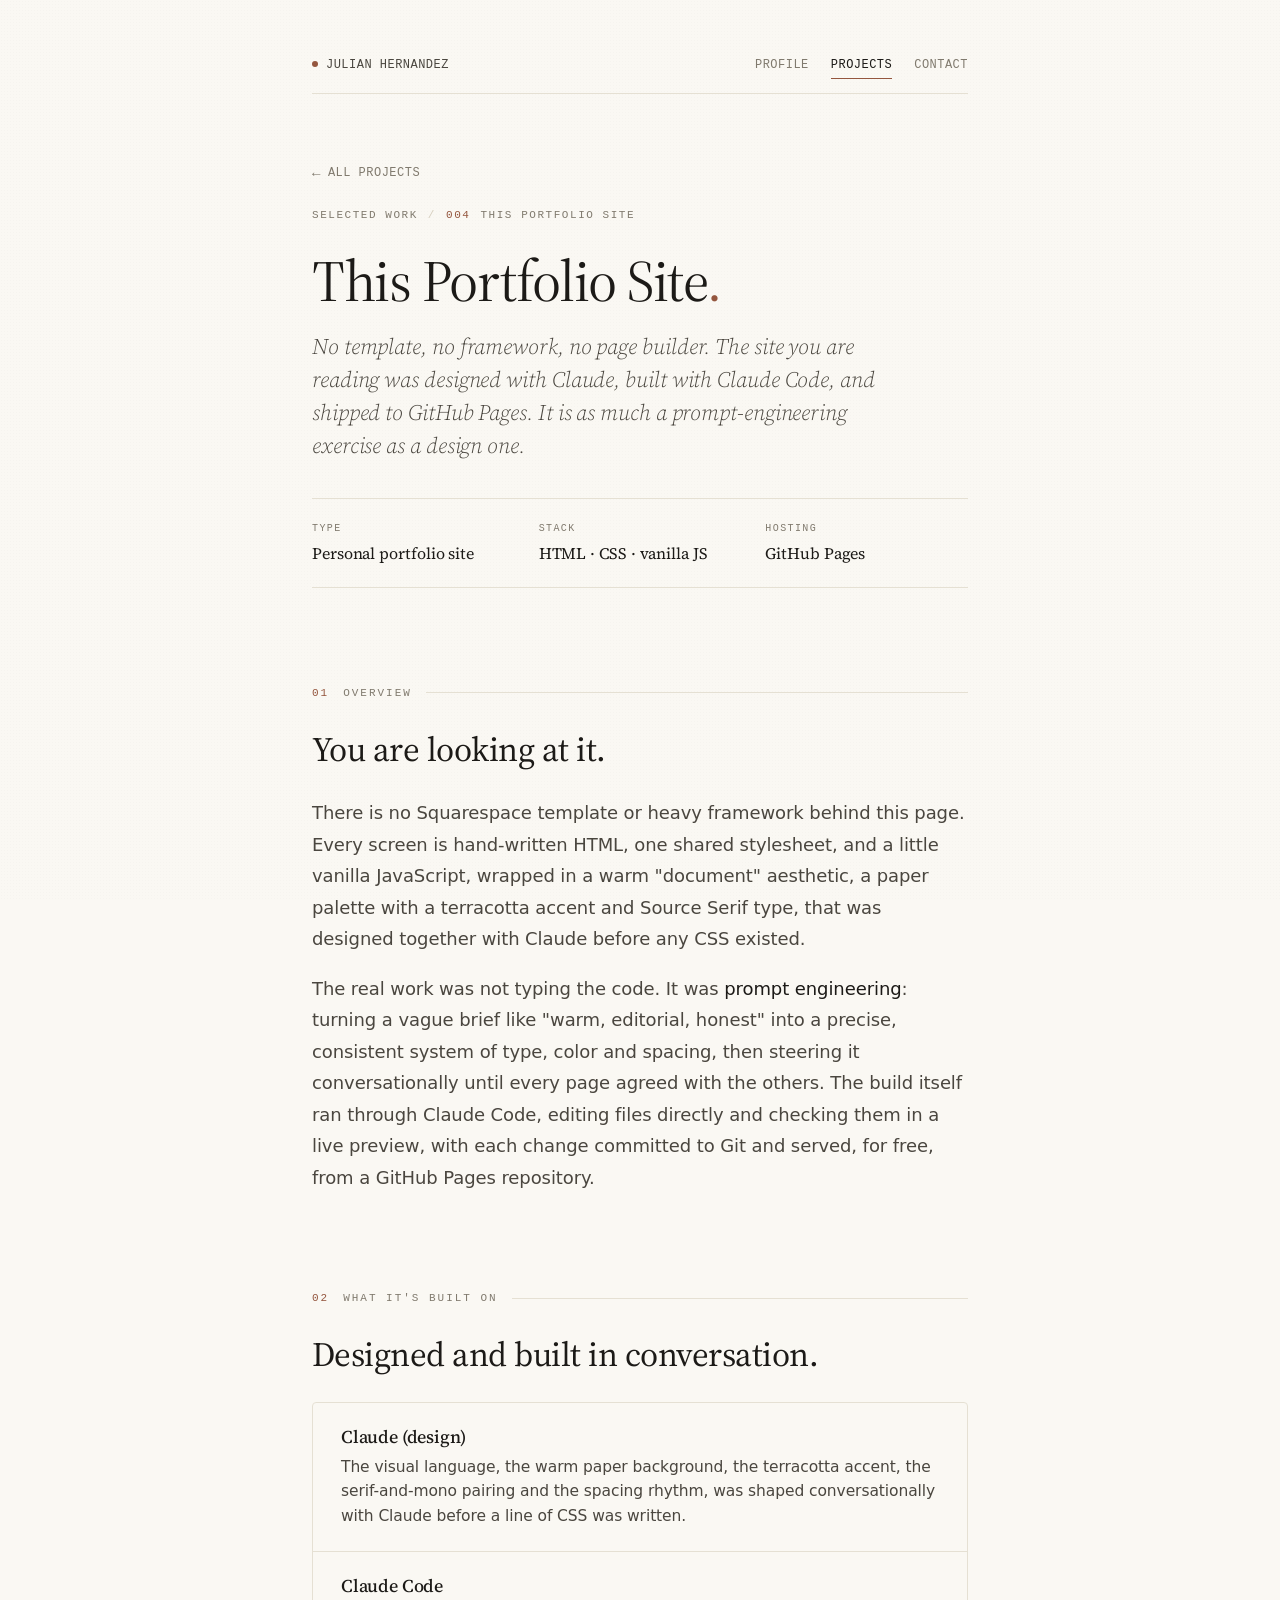
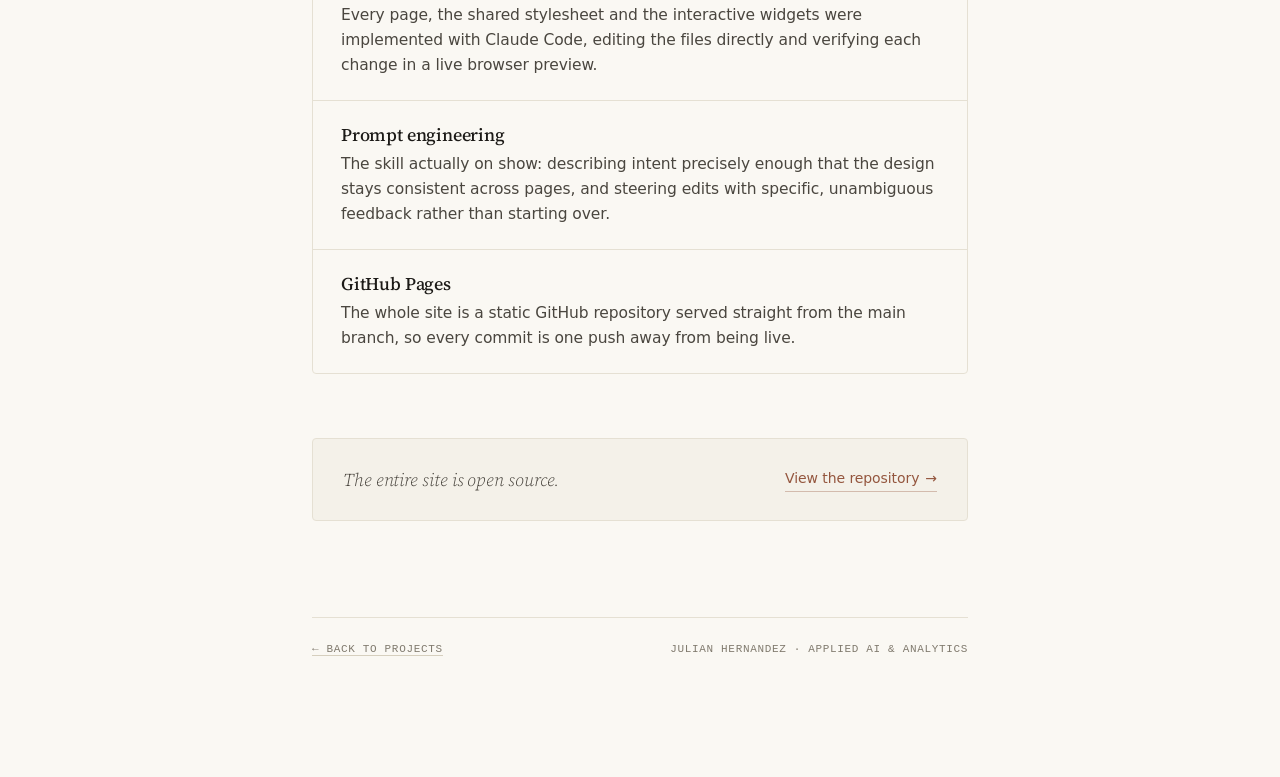
<file: Portfolio.html>
<!doctype html>
<html lang="en">
<head>
<meta charset="utf-8" />
<meta name="viewport" content="width=device-width, initial-scale=1" />
<title>Julian Hernandez · This Portfolio Site</title>
<meta name="description" content="Designed with Claude and built with Claude Code, with no template or framework." />
<meta property="og:title" content="This Portfolio Site" />
<meta property="og:description" content="Designed with Claude and built with Claude Code, with no template or framework." />
<meta property="og:type" content="article" />
<meta property="og:url" content="https://julianher.github.io/Portfolio.html" />
<meta property="og:image" content="https://julianher.github.io/og/portfolio.png" />
<meta property="og:image:width" content="1200" />
<meta property="og:image:height" content="630" />
<meta property="og:image:alt" content="This Portfolio Site" />
<meta property="og:site_name" content="Julian Hernandez" />
<meta name="twitter:card" content="summary_large_image" />
<link rel="preconnect" href="https://fonts.googleapis.com" />
<link rel="preconnect" href="https://fonts.gstatic.com" crossorigin />
<link href="https://fonts.googleapis.com/css2?family=Source+Serif+4:ital,opsz,wght@0,8..60,300..700;1,8..60,300..600&display=swap" rel="stylesheet" />
<link rel="stylesheet" href="styles.css" />
<style>
  /* ---- breadcrumb ---- */
  .crumb {
    font-family: var(--mono);
    font-size: 11px;
    letter-spacing: 0.14em;
    text-transform: uppercase;
    color: var(--ink-mute);
    margin-bottom: 26px;
    display: flex;
    align-items: center;
    flex-wrap: wrap;
    gap: 10px;
  }
  .crumb a {
    color: var(--ink-mute);
    text-decoration: none;
    border-bottom: 1px solid transparent;
    transition: color 0.15s ease, border-color 0.15s ease;
  }
  .crumb a:hover { color: var(--ink); border-color: var(--rule-strong); }
  .crumb .num { color: var(--accent); font-weight: 500; }
  .crumb .sep { color: var(--rule-strong); }

  /* ---- hero ---- */
  .project-hero { margin-bottom: 48px; }
  .project-hero h1 {
    font-family: var(--serif);
    font-weight: 400;
    font-size: clamp(40px, 5.5vw, 58px);
    line-height: 1.05;
    letter-spacing: -0.022em;
    margin: 0 0 18px;
    color: var(--ink);
    font-variation-settings: "opsz" 60;
  }
  .project-hero h1 .period { color: var(--accent); }
  .project-hero .tagline {
    font-family: var(--serif);
    font-style: italic;
    font-weight: 300;
    font-size: 22px;
    line-height: 1.5;
    color: var(--ink-soft);
    max-width: 52ch;
    margin: 0 0 36px;
    text-wrap: pretty;
  }

  /* ---- metadata strip ---- */
  .meta-strip {
    display: grid;
    grid-template-columns: repeat(3, 1fr);
    gap: 24px;
    padding: 22px 0;
    border-top: 1px solid var(--rule);
    border-bottom: 1px solid var(--rule);
  }
  .meta-strip .item { display: flex; flex-direction: column; gap: 6px; }
  .meta-strip .k {
    font-family: var(--mono);
    font-size: 10px;
    letter-spacing: 0.14em;
    text-transform: uppercase;
    color: var(--ink-mute);
  }
  .meta-strip .v {
    font-family: var(--serif);
    font-size: 16px;
    color: var(--ink);
    line-height: 1.35;
  }

  /* ---- stack list ---- */
  .stack-list {
    border: 1px solid var(--rule);
    border-radius: 4px;
    background: var(--bg);
    overflow: hidden;
  }
  .stack-item {
    padding: 22px 28px;
    display: flex;
    flex-direction: column;
    gap: 6px;
    border-top: 1px solid var(--rule);
  }
  .stack-item:first-child { border-top: none; }
  .stack-item .head {
    font-family: var(--serif);
    font-weight: 500;
    font-size: 18px;
    color: var(--ink);
    letter-spacing: -0.01em;
    line-height: 1.3;
  }
  .stack-item .body {
    font-size: 15.5px;
    line-height: 1.6;
    color: var(--ink-soft);
    max-width: 62ch;
    text-wrap: pretty;
  }

  /* ---- CTA row ---- */
  .cta-row {
    margin-top: 64px;
    padding: 26px 30px;
    background: var(--bg-sunk);
    border: 1px solid var(--rule);
    border-radius: 4px;
    display: flex;
    justify-content: space-between;
    align-items: center;
    gap: 18px;
    flex-wrap: wrap;
  }
  .cta-row .line {
    font-family: var(--serif);
    font-style: italic;
    font-weight: 300;
    font-size: 18px;
    color: var(--ink-soft);
    text-wrap: pretty;
  }
  .cta-row a {
    font-family: var(--sans);
    font-size: 14px;
    color: var(--accent);
    text-decoration: none;
    border-bottom: 1px solid color-mix(in oklab, var(--accent) 35%, transparent);
    padding-bottom: 1px;
    transition: gap 0.18s ease, border-color 0.15s ease;
    display: inline-flex;
    align-items: center;
    gap: 6px;
  }
  .cta-row a:hover { border-color: var(--accent); gap: 10px; }

  @media (max-width: 700px) {
    .meta-strip { grid-template-columns: 1fr; gap: 14px; padding: 18px 0; }
    .stack-item { padding: 18px 22px; }
    .cta-row { padding: 22px; }
  }
</style>
</head>
<body>
  <main class="page">

    <div class="topnav">
      <span class="brand"><span class="dot"></span>Julian Hernandez</span>
      <nav aria-label="Primary">
        <a href="Profile.html">Profile</a>
        <a href="Projects.html" aria-current="page">Projects</a>
        <a href="Contact.html">Contact</a>
      </nav>
    </div>

    <a class="back-link" href="Projects.html"><span class="ar" aria-hidden="true">←</span>All projects</a>

    <div class="crumb">
      <a href="Projects.html">Selected work</a>
      <span class="sep" aria-hidden="true">/</span>
      <span class="num">004</span>
      <span>This Portfolio Site</span>
    </div>

    <header class="project-hero">
      <h1>This Portfolio Site<span class="period">.</span></h1>
      <p class="tagline">No template, no framework, no page builder. The site you are reading was designed with Claude, built with Claude Code, and shipped to GitHub Pages. It is as much a prompt-engineering exercise as a design one.</p>

      <div class="meta-strip">
        <div class="item">
          <span class="k">Type</span>
          <span class="v">Personal portfolio site</span>
        </div>
        <div class="item">
          <span class="k">Stack</span>
          <span class="v">HTML · CSS · vanilla JS</span>
        </div>
        <div class="item">
          <span class="k">Hosting</span>
          <span class="v">GitHub Pages</span>
        </div>
      </div>
    </header>

    <!-- ============ OVERVIEW ============ -->
    <section>
      <div class="section-label"><span class="num">01</span><span>Overview</span></div>
      <h2 class="section-title">You are looking at it.</h2>
      <div class="prose">
        <p>There is no Squarespace template or heavy framework behind this page. Every screen is hand-written HTML, one shared stylesheet, and a little vanilla JavaScript, wrapped in a warm "document" aesthetic, a paper palette with a terracotta accent and Source Serif type, that was designed together with Claude before any CSS existed.</p>
        <p>The real work was not typing the code. It was <strong>prompt engineering</strong>: turning a vague brief like "warm, editorial, honest" into a precise, consistent system of type, color and spacing, then steering it conversationally until every page agreed with the others. The build itself ran through Claude Code, editing files directly and checking them in a live preview, with each change committed to Git and served, for free, from a GitHub Pages repository.</p>
      </div>
    </section>

    <!-- ============ WHAT IT'S BUILT ON ============ -->
    <section>
      <div class="section-label"><span class="num">02</span><span>What it's built on</span></div>
      <h2 class="section-title">Designed and built in conversation.</h2>
      <div class="stack-list">
        <div class="stack-item">
          <div class="head">Claude (design)</div>
          <div class="body">The visual language, the warm paper background, the terracotta accent, the serif-and-mono pairing and the spacing rhythm, was shaped conversationally with Claude before a line of CSS was written.</div>
        </div>
        <div class="stack-item">
          <div class="head">Claude Code</div>
          <div class="body">Every page, the shared stylesheet and the interactive widgets were implemented with Claude Code, editing the files directly and verifying each change in a live browser preview.</div>
        </div>
        <div class="stack-item">
          <div class="head">Prompt engineering</div>
          <div class="body">The skill actually on show: describing intent precisely enough that the design stays consistent across pages, and steering edits with specific, unambiguous feedback rather than starting over.</div>
        </div>
        <div class="stack-item">
          <div class="head">GitHub Pages</div>
          <div class="body">The whole site is a static GitHub repository served straight from the main branch, so every commit is one push away from being live.</div>
        </div>
      </div>
    </section>

    <div class="cta-row">
      <span class="line">The entire site is open source.</span>
      <a href="https://github.com/julianher/julianher.github.io" target="_blank" rel="noopener">View the repository <span aria-hidden="true">→</span></a>
    </div>

    <footer class="foot">
      <span><a href="Projects.html" style="color:inherit; text-decoration:none; border-bottom:1px solid var(--rule-strong);">← Back to projects</a></span>
      <span>Julian Hernandez · Applied AI &amp; Analytics</span>
    </footer>

  </main>
</body>
</html>
</file>
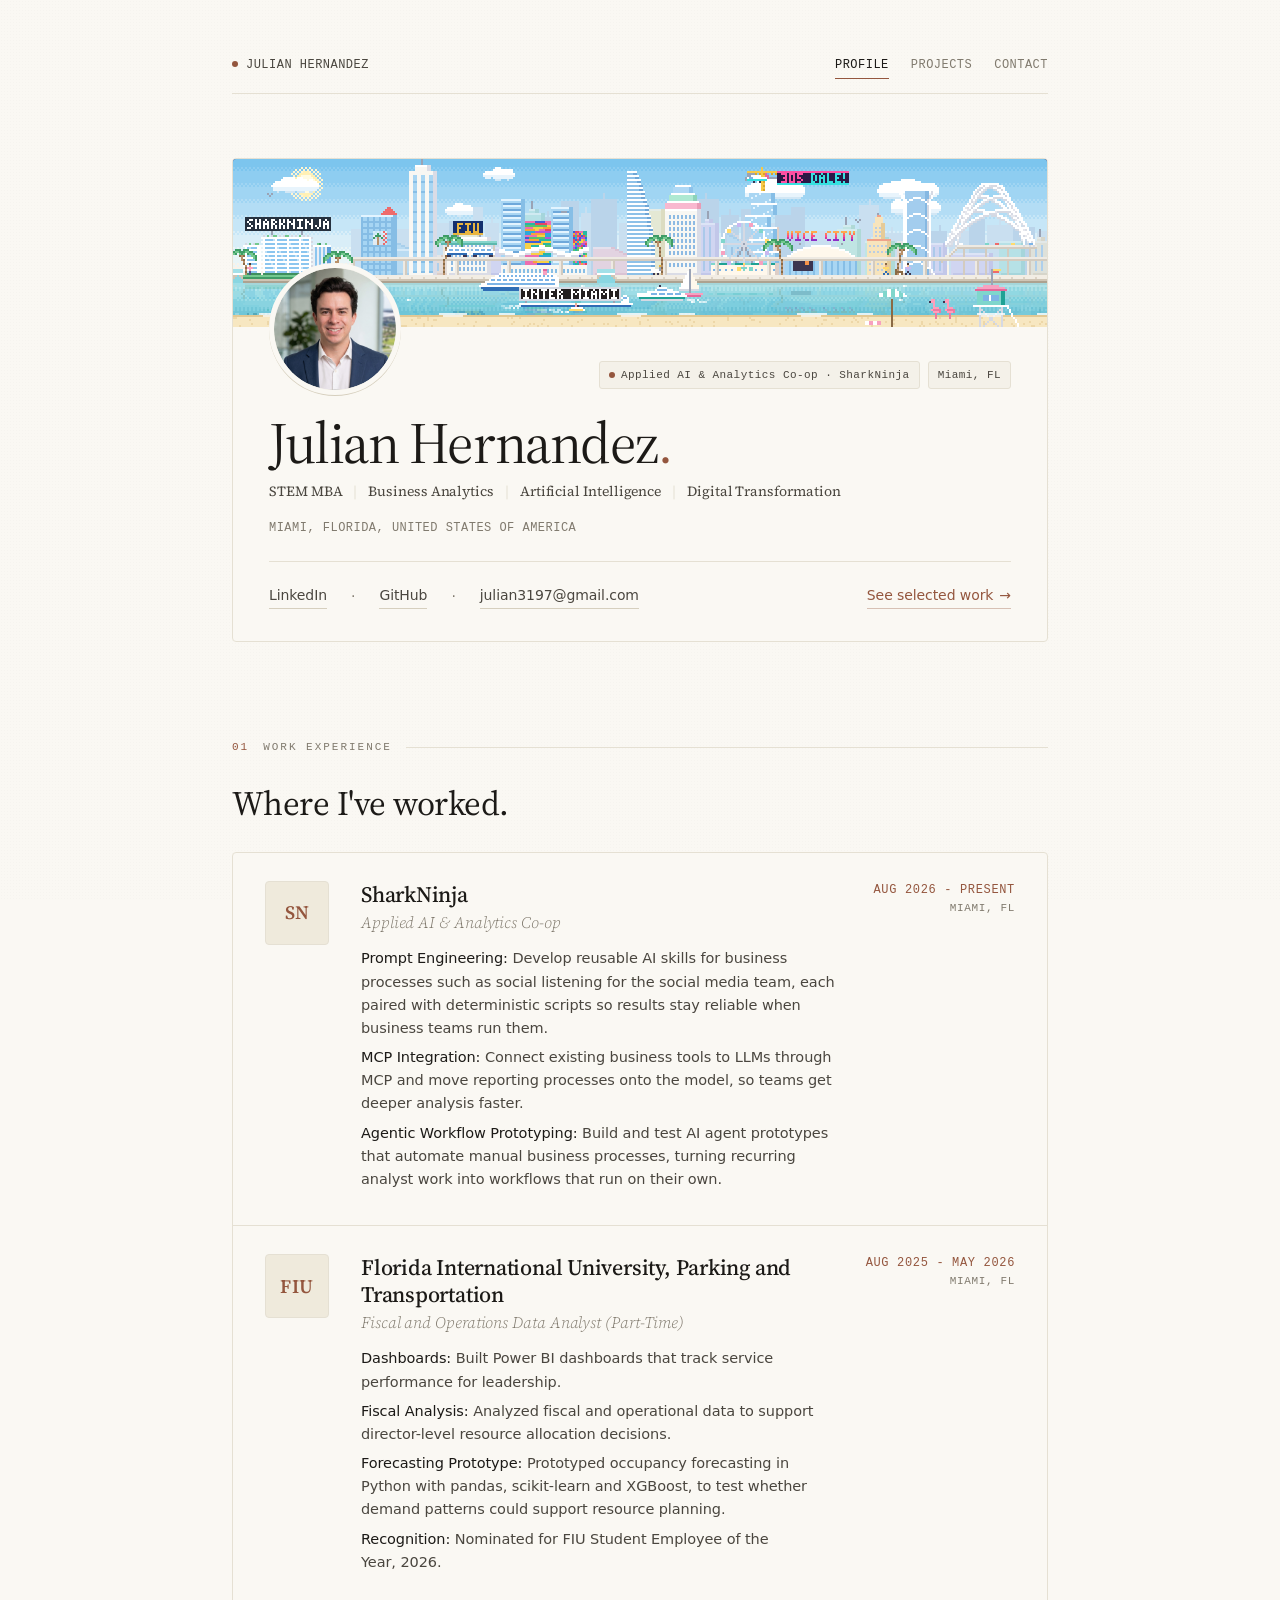
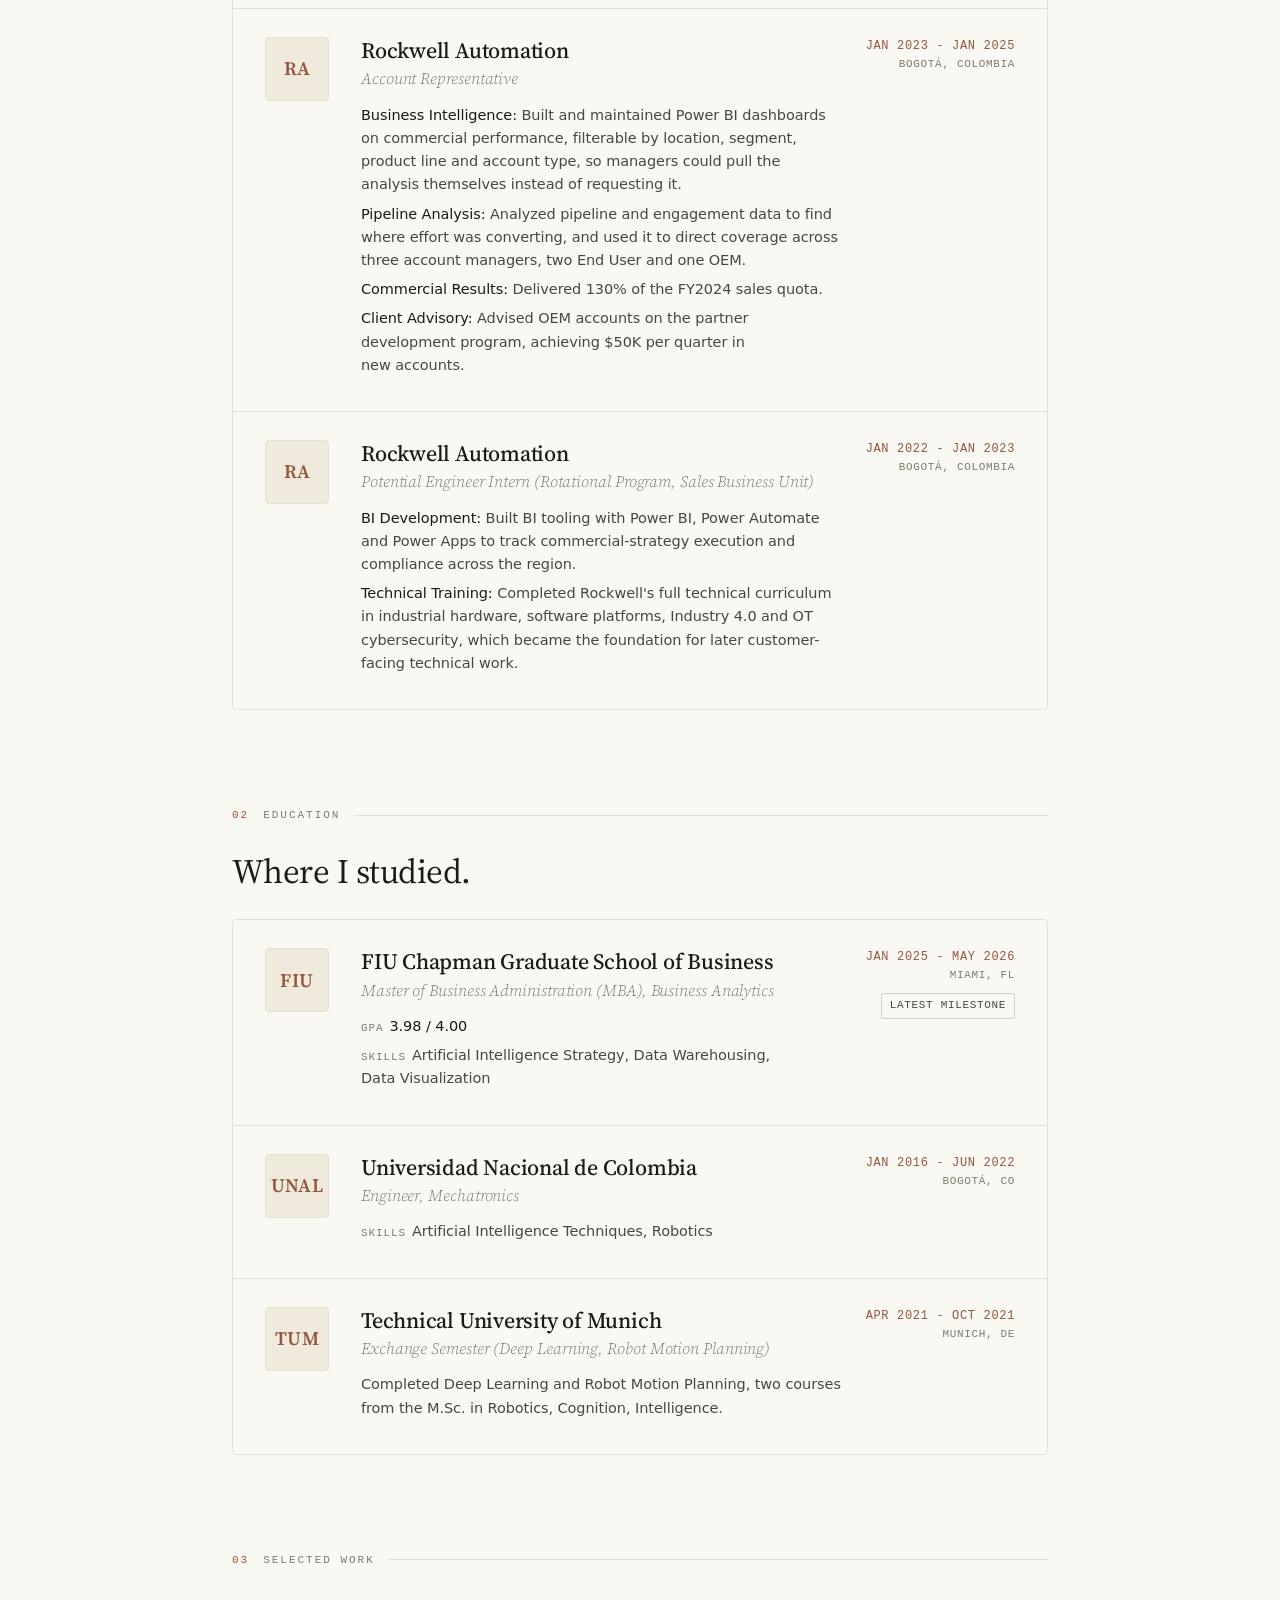
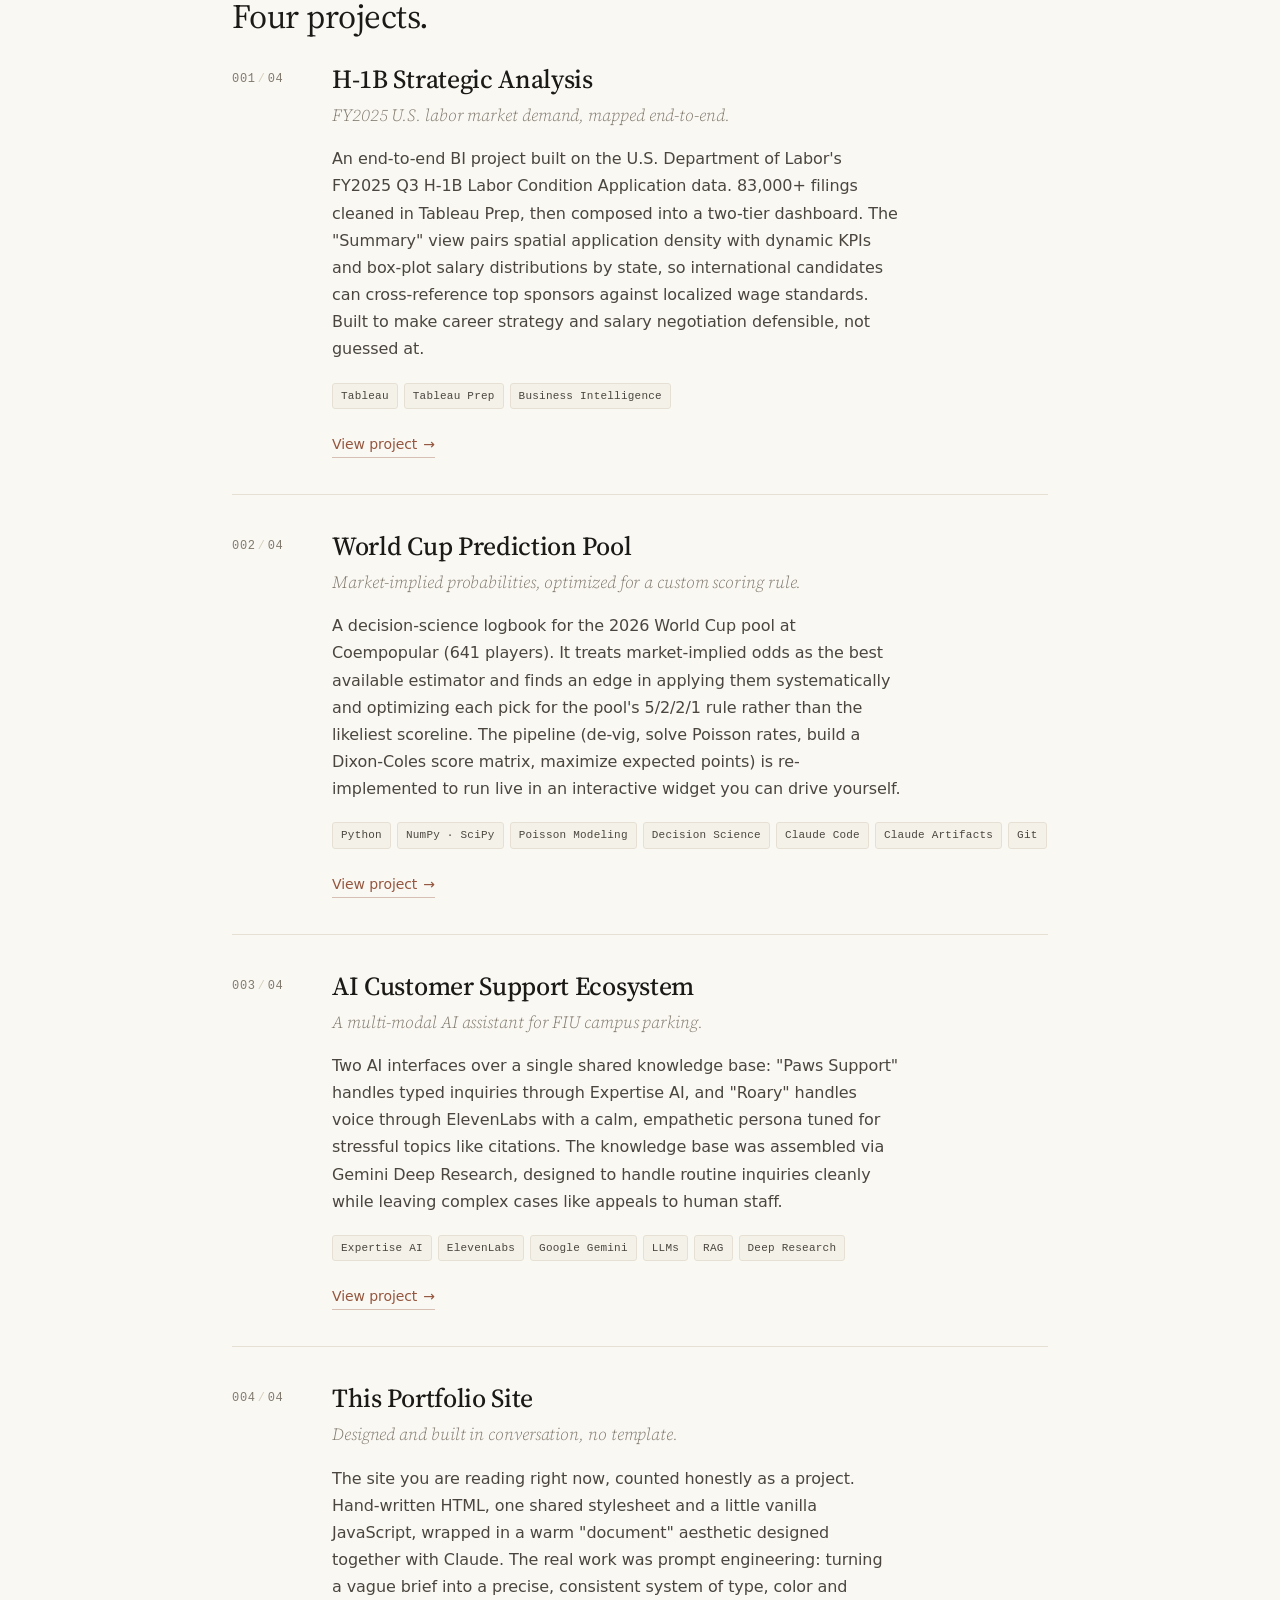
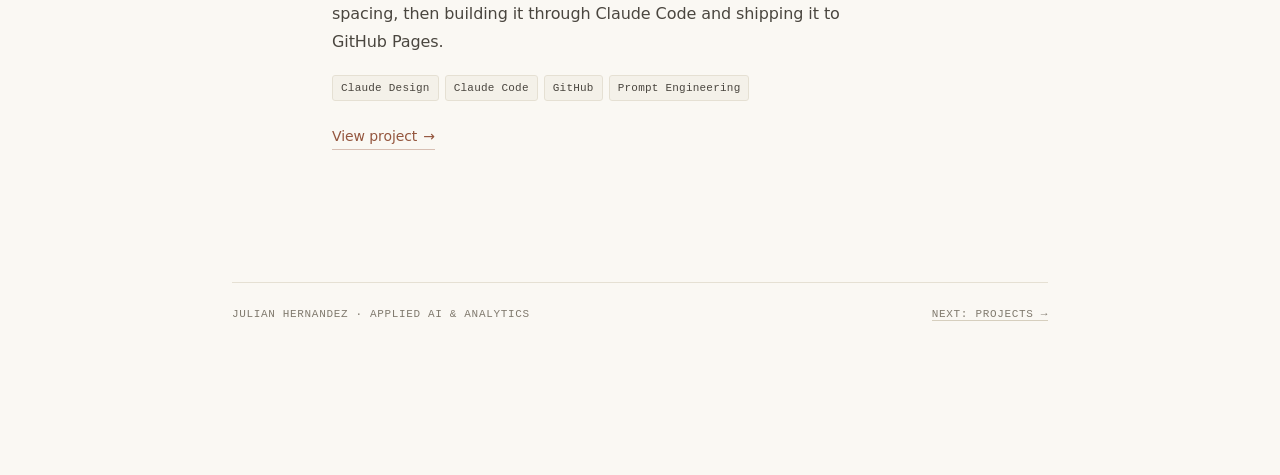
<file: Profile.html>
<!DOCTYPE html>
<html lang="en">
<head>

<meta charset="utf-8">
<meta name="viewport" content="width=device-width, initial-scale=1">
<title>Julian Hernandez · Profile</title>
<meta name="description" content="Applied AI and analytics at SharkNinja. MBA in Business Analytics. Selected AI and data projects.">
<meta property="og:title" content="Julian Hernandez · Applied AI &amp; Analytics">
<meta property="og:description" content="Applied AI and analytics at SharkNinja. MBA in Business Analytics. Selected AI and data projects.">
<meta property="og:type" content="website">
<meta property="og:url" content="https://julianher.github.io/Profile.html">
<meta property="og:image" content="https://julianher.github.io/og/profile.png">
<meta property="og:image:width" content="1200">
<meta property="og:image:height" content="630">
<meta property="og:image:alt" content="Julian Hernandez · Applied AI &amp; Analytics">
<meta property="og:site_name" content="Julian Hernandez">
<meta name="twitter:card" content="summary_large_image">
<link rel="preconnect" href="https://fonts.googleapis.com">
<link rel="preconnect" href="https://fonts.gstatic.com" crossorigin="">
<link href="https://fonts.googleapis.com/css2?family=Source+Serif+4:ital,opsz,wght@0,8..60,300..700;1,8..60,300..600&display=swap" rel="stylesheet">
<link rel="stylesheet" href="styles.css">
<style>
  /* ---------- Profile header card ---------- */
  .profile-card {
    position: relative;
    border: 1px solid var(--rule);
    background: var(--bg);
    border-radius: 4px;
    overflow: hidden;
    margin-bottom: 24px;
  }

  .banner {
    height: 168px;
    width: 100%;
    background: var(--bg-deep);
    position: relative;
    overflow: hidden;
  }
  /* hairline pattern on banner */
  .banner::before {
    content: "";
    position: absolute; inset: 0;
    background-image:
      linear-gradient(0deg, transparent 0 23px, color-mix(in oklab, var(--accent) 8%, transparent) 23px 24px),
      linear-gradient(90deg, transparent 0 23px, color-mix(in oklab, var(--ink) 4%, transparent) 23px 24px);
    background-size: 24px 24px;
    opacity: 0.7;
  }
  .banner img {
    position: absolute;
    inset: 0;
    width: 100%;
    height: 100%;
    object-fit: cover;
  }
  /* live pixel-art scene (pixel-miami.js), sized in script, faded in over the photo once drawn */
  .banner canvas {
    position: absolute;
    left: 0;
    top: 0;
    image-rendering: crisp-edges;
    image-rendering: pixelated;
    opacity: 0;
    transition: opacity 0.6s ease;
  }
  .banner canvas.is-live { opacity: 1; }

  .header-body {
    position: relative;
    padding: 0 36px 32px;
  }

  .avatar-wrap {
    position: relative;
    margin-top: -64px;
    margin-bottom: 18px;
    display: flex;
    align-items: flex-end;
    justify-content: space-between;
    gap: 24px;
    flex-wrap: wrap;
  }
  .avatar {
    width: 132px;
    height: 132px;
    border-radius: 50%;
    border: 5px solid var(--bg);
    background: var(--bg-sunk);
    overflow: hidden;
    box-shadow: 0 1px 0 var(--rule-strong);
    flex-shrink: 0;
    display: flex;
    align-items: center;
    justify-content: center;
  }
  .avatar img {
    width: 100%;
    height: 100%;
    object-fit: cover;
    border-radius: 50%;
    display: block;
  }
  /* Initials shown when no photo is present */
  .avatar-initials {
    font-family: var(--serif);
    font-weight: 300;
    font-size: 38px;
    color: var(--ink-mute);
    letter-spacing: -0.02em;
    line-height: 1;
    pointer-events: none;
    user-select: none;
  }

  .badge-strip {
    display: flex;
    gap: 8px;
    flex-wrap: wrap;
    margin-bottom: 6px;
  }
  .badge {
    font-family: var(--mono);
    font-size: 11px;
    letter-spacing: 0.04em;
    color: var(--ink-soft);
    background: var(--bg-sunk);
    border: 1px solid var(--rule);
    border-radius: 3px;
    padding: 4px 9px;
    display: inline-flex;
    align-items: center;
    gap: 6px;
  }
  .badge .pip {
    display: inline-block;
    width: 6px; height: 6px;
    border-radius: 50%;
    background: var(--accent);
  }
  .badge.open .pip {
    background: oklch(0.65 0.13 145);
    box-shadow: 0 0 0 3px color-mix(in oklab, oklch(0.65 0.13 145) 20%, transparent);
  }

  h1.name {
    font-family: var(--serif);
    font-weight: 400;
    font-size: clamp(40px, 5.5vw, 58px);
    line-height: 1.04;
    letter-spacing: -0.025em;
    margin: 0 0 8px;
    color: var(--ink);
    font-variation-settings: "opsz" 60;
  }
  h1.name .period { color: var(--accent); }

  .headline {
    font-family: var(--serif);
    font-weight: 400;
    font-size: 14px;
    line-height: 1.45;
    color: var(--ink-soft);
    margin: 0 0 18px;
    max-width: none;
    text-wrap: balance;
    letter-spacing: -0.005em;
  }
  .headline .pipe {
    color: var(--rule-strong);
    margin: 0 8px;
    font-weight: 300;
  }

  .meta-row {
    display: flex;
    flex-wrap: wrap;
    gap: 18px;
    align-items: center;
    font-family: var(--mono);
    font-size: 12px;
    letter-spacing: 0.04em;
    text-transform: uppercase;
    color: var(--ink-mute);
    margin-bottom: 22px;
  }
  .meta-row .sep {
    width: 4px; height: 4px;
    border-radius: 50%;
    background: var(--rule-strong);
  }

  .header-social {
    padding-top: 22px;
    border-top: 1px solid var(--rule);
    display: flex;
    justify-content: space-between;
    align-items: center;
    flex-wrap: wrap;
    gap: 18px;
  }
  .header-social .next-link {
    font-family: var(--sans);
    font-size: 14px;
    color: var(--accent);
    text-decoration: none;
    display: inline-flex;
    align-items: center;
    gap: 6px;
    border-bottom: 1px solid color-mix(in oklab, var(--accent) 35%, transparent);
    padding-bottom: 1px;
    transition: gap 0.18s ease;
  }
  .header-social .next-link:hover { gap: 10px; }

  /* ---------- Education list ---------- */
  .edu-list {
    border: 1px solid var(--rule);
    border-radius: 4px;
    background: var(--bg);
    overflow: hidden;
  }
  .edu-item {
    padding: 28px 32px;
    display: grid;
    grid-template-columns: 72px 1fr auto;
    gap: 24px;
    align-items: start;
    border-top: 1px solid var(--rule);
  }
  .edu-item:first-child { border-top: none; }

  .edu-mark {
    width: 64px;
    height: 64px;
    border-radius: 4px;
    background: var(--bg-deep);
    border: 1px solid var(--rule);
    display: flex;
    align-items: center;
    justify-content: center;
    font-family: var(--serif);
    font-weight: 600;
    font-size: 19px;
    color: var(--accent);
    letter-spacing: 0.02em;
  }
  .edu-body { min-width: 0; }
  .edu-body h3 {
    font-family: var(--serif);
    font-weight: 500;
    font-size: 22px;
    line-height: 1.2;
    letter-spacing: -0.01em;
    margin: 0 0 4px;
    color: var(--ink);
  }
  .edu-body .deg {
    font-family: var(--serif);
    font-style: italic;
    font-weight: 300;
    font-size: 16px;
    line-height: 1.4;
    color: var(--ink-mute);
    margin: 0 0 14px;
  }
  .edu-detail {
    font-size: 14.5px;
    line-height: 1.6;
    color: var(--ink-soft);
    margin: 0 0 6px;
    text-wrap: pretty;
    max-width: 56ch;
  }
  .edu-detail .k {
    font-family: var(--mono);
    font-size: 11px;
    letter-spacing: 0.08em;
    text-transform: uppercase;
    color: var(--ink-mute);
    margin-right: 6px;
  }
  .edu-detail strong {
    color: var(--ink);
    font-weight: 500;
  }
  .edu-meta {
    text-align: right;
    font-family: var(--mono);
    font-size: 11px;
    letter-spacing: 0.06em;
    text-transform: uppercase;
    color: var(--ink-mute);
    line-height: 1.6;
    white-space: nowrap;
  }
  .edu-meta .year {
    color: var(--accent);
    font-weight: 500;
    font-size: 12px;
  }
  .edu-meta .ribbon {
    display: inline-block;
    margin-top: 8px;
    padding: 3px 8px;
    border: 1px solid var(--rule-strong);
    border-radius: 2px;
    color: var(--ink-soft);
  }

  /* ---------- Projects ---------- */
  .projects {
    display: flex;
    flex-direction: column;
  }
  .project {
    padding: 36px 0;
    border-top: 1px solid var(--rule);
    display: grid;
    grid-template-columns: 72px 1fr;
    gap: 28px;
    align-items: start;
  }
  .project:first-of-type { padding-top: 0; border-top: none; }
  .project-index {
    font-family: var(--mono);
    font-size: 12px;
    letter-spacing: 0.06em;
    color: var(--ink-mute);
    padding-top: 6px;
  }
  .project-index .slash { color: var(--rule-strong); margin: 0 2px; }
  .project-body { min-width: 0; }
  .project h3 {
    font-family: var(--serif);
    font-weight: 500;
    font-size: 26px;
    line-height: 1.2;
    letter-spacing: -0.012em;
    margin: 0 0 6px;
    color: var(--ink);
  }
  .project .subtitle {
    font-family: var(--serif);
    font-style: italic;
    font-weight: 300;
    font-size: 17px;
    color: var(--ink-mute);
    margin: 0 0 16px;
  }
  .project .desc {
    font-size: 16px;
    line-height: 1.7;
    color: var(--ink-soft);
    margin: 0 0 20px;
    text-wrap: pretty;
    max-width: 56ch;
  }
  .tags {
    display: flex;
    flex-wrap: wrap;
    gap: 6px;
    margin: 0 0 20px;
  }
  .tag {
    font-family: var(--mono);
    font-size: 11px;
    letter-spacing: 0.02em;
    color: var(--ink-soft);
    background: var(--bg-sunk);
    border: 1px solid var(--rule);
    border-radius: 3px;
    padding: 3px 8px;
  }
  .project-link {
    font-family: var(--sans);
    font-size: 14px;
    color: var(--accent);
    text-decoration: none;
    display: inline-flex;
    align-items: center;
    gap: 6px;
    border-bottom: 1px solid color-mix(in oklab, var(--accent) 35%, transparent);
    padding-bottom: 1px;
    transition: gap 0.18s ease, border-color 0.15s ease;
  }
  .project-link:hover { border-color: var(--accent); gap: 10px; }
  .project-link .arrow { display: inline-block; transition: transform 0.18s ease; }
  .project-link:hover .arrow { transform: translateX(2px); }

  @media (max-width: 700px) {
    .header-body { padding: 0 22px 24px; }
    .avatar-wrap { margin-top: -52px; gap: 16px; }
    .avatar { width: 104px; height: 104px; border-width: 4px; }
    .edu-item {
      grid-template-columns: 1fr;
      gap: 14px;
      padding: 22px;
    }
    .edu-meta { text-align: left; white-space: normal; }
    .project {
      grid-template-columns: 1fr;
      gap: 10px;
      padding: 32px 0;
    }
    .project-index { padding-top: 0; }
    .project h3 { font-size: 22px; }
  }
</style>
</head>
<body>
  <main class="page wide">

    <div class="topnav">
      <span class="brand"><span class="dot"></span>Julian Hernandez</span>
      <nav aria-label="Primary">
        <a href="Profile.html" aria-current="page">Profile</a>
        <a href="Projects.html">Projects</a>
        <a href="Contact.html">Contact</a>
      </nav>
    </div>

    <!-- ============ PROFILE HEADER ============ -->
    <section class="profile-card" aria-label="Profile header" style="margin-top:0;">
      <div class="banner" aria-hidden="true">
        <img src="background.jpeg" alt="">
        <canvas></canvas>
      </div>

      <div class="header-body">
        <div class="avatar-wrap">
          <div class="avatar">
            <img src="photo.jpg" alt="Julian Hernandez">
          </div>
          <div class="badge-strip">
            <span class="badge"><span class="pip"></span>Applied AI &amp; Analytics Co-op · SharkNinja</span>
            <span class="badge">Miami, FL</span>
          </div>
        </div>

        <h1 class="name">Julian Hernandez<span class="period">.</span></h1>
        <p class="headline">STEM MBA <span class="pipe">|</span> Business Analytics <span class="pipe">|</span> Artificial Intelligence <span class="pipe">|</span> Digital Transformation</p>

        <div class="meta-row">
          <span>Miami, Florida, United States of America</span>
        </div>

        <div class="header-social">
          <nav class="social" aria-label="Social links">
            <a href="https://www.linkedin.com/in/julian-hernandez-rodriguez" rel="noopener">LinkedIn</a>
            <span class="sep">·</span>
            <a href="https://github.com/julianher" rel="noopener">GitHub</a>
            <span class="sep">·</span>
            <a href="mailto:julian3197@gmail.com">julian3197@gmail.com</a>
          </nav>
          <a class="next-link" href="Projects.html">See selected work <span aria-hidden="true">→</span></a>
        </div>
      </div>
    </section>

    <!-- ============ WORK EXPERIENCE ============ -->
    <section aria-labelledby="work-heading">
      <div class="section-label"><span class="num">01</span><span>Work experience</span></div>
      <h2 class="section-title" id="work-heading">Where I've worked.</h2>

      <div class="edu-list">

        <div class="edu-item">
          <div class="edu-mark" aria-hidden="true">SN</div>
          <div class="edu-body">
            <h3>SharkNinja</h3>
            <p class="deg">Applied AI &amp; Analytics Co-op</p>
            <p class="edu-detail"><strong>Prompt Engineering:</strong> Develop reusable AI skills for business processes such as social listening for the social media team, each paired with deterministic scripts so results stay reliable when business teams run them.</p>
            <p class="edu-detail"><strong>MCP Integration:</strong> Connect existing business tools to LLMs through MCP and move reporting processes onto the model, so teams get deeper analysis faster.</p>
            <p class="edu-detail"><strong>Agentic Workflow Prototyping:</strong> Build and test AI agent prototypes that automate manual business processes, turning recurring analyst work into workflows that run on their own.</p>
          </div>
          <div class="edu-meta">
            <div class="year">Aug 2026 - Present</div>
            <div>Miami, FL</div>
          </div>
        </div>

        <div class="edu-item">
          <div class="edu-mark" aria-hidden="true">FIU</div>
          <div class="edu-body">
            <h3>Florida International University, Parking and Transportation</h3>
            <p class="deg">Fiscal and Operations Data Analyst (Part-Time)</p>
            <p class="edu-detail"><strong>Dashboards:</strong> Built Power BI dashboards that track service performance for leadership.</p>
            <p class="edu-detail"><strong>Fiscal Analysis:</strong> Analyzed fiscal and operational data to support director-level resource allocation decisions.</p>
            <p class="edu-detail"><strong>Forecasting Prototype:</strong> Prototyped occupancy forecasting in Python with pandas, scikit-learn and XGBoost, to test whether demand patterns could support resource planning.</p>
            <p class="edu-detail"><strong>Recognition:</strong> Nominated for FIU Student Employee of the Year, 2026.</p>
          </div>
          <div class="edu-meta">
            <div class="year">Aug 2025 - May 2026</div>
            <div>Miami, FL</div>
          </div>
        </div>

        <div class="edu-item">
          <div class="edu-mark" aria-hidden="true">RA</div>
          <div class="edu-body">
            <h3>Rockwell Automation</h3>
            <p class="deg">Account Representative</p>
            <p class="edu-detail"><strong>Business Intelligence:</strong> Built and maintained Power BI dashboards on commercial performance, filterable by location, segment, product line and account type, so managers could pull the analysis themselves instead of requesting it.</p>
            <p class="edu-detail"><strong>Pipeline Analysis:</strong> Analyzed pipeline and engagement data to find where effort was converting, and used it to direct coverage across three account managers, two End User and one OEM.</p>
            <p class="edu-detail"><strong>Commercial Results:</strong> Delivered 130% of the FY2024 sales quota.</p>
            <p class="edu-detail"><strong>Client Advisory:</strong> Advised OEM accounts on the partner development program, achieving $50K per quarter in new accounts.</p>
          </div>
          <div class="edu-meta">
            <div class="year">Jan 2023 - Jan 2025</div>
            <div>Bogotá, Colombia</div>
          </div>
        </div>

        <div class="edu-item">
          <div class="edu-mark" aria-hidden="true">RA</div>
          <div class="edu-body">
            <h3>Rockwell Automation</h3>
            <p class="deg">Potential Engineer Intern (Rotational Program, Sales Business Unit)</p>
            <p class="edu-detail"><strong>BI Development:</strong> Built BI tooling with Power BI, Power Automate and Power Apps to track commercial-strategy execution and compliance across the region.</p>
            <p class="edu-detail"><strong>Technical Training:</strong> Completed Rockwell's full technical curriculum in industrial hardware, software platforms, Industry 4.0 and OT cybersecurity, which became the foundation for later customer-facing technical work.</p>
          </div>
          <div class="edu-meta">
            <div class="year">Jan 2022 - Jan 2023</div>
            <div>Bogotá, Colombia</div>
          </div>
        </div>

      </div>
    </section>

    <!-- ============ EDUCATION ============ -->
    <section aria-labelledby="edu-heading">
      <div class="section-label"><span class="num">02</span><span>Education</span></div>
      <h2 class="section-title" id="edu-heading">Where I studied.</h2>

      <div class="edu-list">

        <div class="edu-item">
          <div class="edu-mark" aria-hidden="true">FIU</div>
          <div class="edu-body">
            <h3>FIU Chapman Graduate School of Business</h3>
            <p class="deg">Master of Business Administration (MBA), Business Analytics</p>
            <p class="edu-detail"><span class="k">GPA</span><strong>3.98 / 4.00</strong></p>
            <p class="edu-detail"><span class="k">Skills</span>Artificial Intelligence Strategy, Data Warehousing, Data Visualization</p>
          </div>
          <div class="edu-meta">
            <div class="year">Jan 2025 - May 2026</div>
            <div>Miami, FL</div>
            <div class="ribbon">Latest milestone</div>
          </div>
        </div>

        <div class="edu-item">
          <div class="edu-mark" aria-hidden="true">UNAL</div>
          <div class="edu-body">
            <h3>Universidad Nacional de Colombia</h3>
            <p class="deg">Engineer, Mechatronics</p>
            <p class="edu-detail"><span class="k">Skills</span>Artificial Intelligence Techniques, Robotics</p>
          </div>
          <div class="edu-meta">
            <div class="year">Jan 2016 - Jun 2022</div>
            <div>Bogotá, CO</div>
          </div>
        </div>

        <div class="edu-item">
          <div class="edu-mark" aria-hidden="true">TUM</div>
          <div class="edu-body">
            <h3>Technical University of Munich</h3>
            <p class="deg">Exchange Semester (Deep Learning, Robot Motion Planning)</p>
            <p class="edu-detail">Completed Deep Learning and Robot Motion Planning, two courses from the M.Sc. in Robotics, Cognition, Intelligence.</p>
          </div>
          <div class="edu-meta">
            <div class="year">Apr 2021 - Oct 2021</div>
            <div>Munich, DE</div>
          </div>
        </div>

      </div>
    </section>

    <!-- ============ PROJECTS ============ -->
    <section aria-labelledby="projects-heading">
      <div class="section-label"><span class="num">03</span><span>Selected work</span></div>
      <h2 class="section-title" id="projects-heading">Four projects.</h2>

      <div class="projects">

        <article class="project">
          <div class="project-index">001<span class="slash">/</span>04</div>
          <div class="project-body">
            <h3>H-1B Strategic Analysis</h3>
            <p class="subtitle">FY2025 U.S. labor market demand, mapped end-to-end.</p>
            <p class="desc">
              An end-to-end BI project built on the U.S. Department of Labor's FY2025 Q3 H-1B Labor Condition Application data. 83,000+ filings cleaned in Tableau Prep, then composed into a two-tier dashboard. The "Summary" view pairs spatial application density with dynamic KPIs and box-plot salary distributions by state, so international candidates can cross-reference top sponsors against localized wage standards. Built to make career strategy and salary negotiation defensible, not guessed at.
            </p>
            <div class="tags">
              <span class="tag">Tableau</span>
              <span class="tag">Tableau Prep</span>
              <span class="tag">Business Intelligence</span>
            </div>
            <a class="project-link" href="H1B-Analysis.html">View project <span class="arrow">→</span></a>
          </div>
        </article>

        <article class="project">
          <div class="project-index">002<span class="slash">/</span>04</div>
          <div class="project-body">
            <h3>World Cup Prediction Pool</h3>
            <p class="subtitle">Market-implied probabilities, optimized for a custom scoring rule.</p>
            <p class="desc">
              A decision-science logbook for the 2026 World Cup pool at Coempopular (641 players). It treats market-implied odds as the best available estimator and finds an edge in applying them systematically and optimizing each pick for the pool's 5/2/2/1 rule rather than the likeliest scoreline. The pipeline (de-vig, solve Poisson rates, build a Dixon-Coles score matrix, maximize expected points) is re-implemented to run live in an interactive widget you can drive yourself.
            </p>
            <div class="tags">
              <span class="tag">Python</span>
              <span class="tag">NumPy · SciPy</span>
              <span class="tag">Poisson Modeling</span>
              <span class="tag">Decision Science</span>
              <span class="tag">Claude Code</span>
              <span class="tag">Claude Artifacts</span>
              <span class="tag">Git</span>
            </div>
            <a class="project-link" href="WorldCup-Polla.html">View project <span class="arrow">→</span></a>
          </div>
        </article>

        <article class="project">
          <div class="project-index">003<span class="slash">/</span>04</div>
          <div class="project-body">
            <h3>AI Customer Support Ecosystem</h3>
            <p class="subtitle">A multi-modal AI assistant for FIU campus parking.</p>
            <p class="desc">
              Two AI interfaces over a single shared knowledge base: "Paws Support" handles typed inquiries through Expertise AI, and "Roary" handles voice through ElevenLabs with a calm, empathetic persona tuned for stressful topics like citations. The knowledge base was assembled via Gemini Deep Research, designed to handle routine inquiries cleanly while leaving complex cases like appeals to human staff.
            </p>
            <div class="tags">
              <span class="tag">Expertise AI</span>
              <span class="tag">ElevenLabs</span>
              <span class="tag">Google Gemini</span>
              <span class="tag">LLMs</span>
              <span class="tag">RAG</span>
              <span class="tag">Deep Research</span>
            </div>
            <a class="project-link" href="AI-Support-Ecosystem.html">View project <span class="arrow">→</span></a>
          </div>
        </article>

        <article class="project">
          <div class="project-index">004<span class="slash">/</span>04</div>
          <div class="project-body">
            <h3>This Portfolio Site</h3>
            <p class="subtitle">Designed and built in conversation, no template.</p>
            <p class="desc">
              The site you are reading right now, counted honestly as a project. Hand-written HTML, one shared stylesheet and a little vanilla JavaScript, wrapped in a warm "document" aesthetic designed together with Claude. The real work was prompt engineering: turning a vague brief into a precise, consistent system of type, color and spacing, then building it through Claude Code and shipping it to GitHub Pages.
            </p>
            <div class="tags">
              <span class="tag">Claude Design</span>
              <span class="tag">Claude Code</span>
              <span class="tag">GitHub</span>
              <span class="tag">Prompt Engineering</span>
            </div>
            <a class="project-link" href="Portfolio.html">View project <span class="arrow">→</span></a>
          </div>
        </article>

      </div>
    </section>

    <footer class="foot">
      <span>Julian Hernandez · Applied AI &amp; Analytics</span>
      <span><a href="Projects.html" style="color:inherit; text-decoration:none; border-bottom:1px solid var(--rule-strong);">Next: Projects →</a></span>
    </footer>

  </main>
<script src="pixel-miami.js"></script>
</body>
</html>
</file>
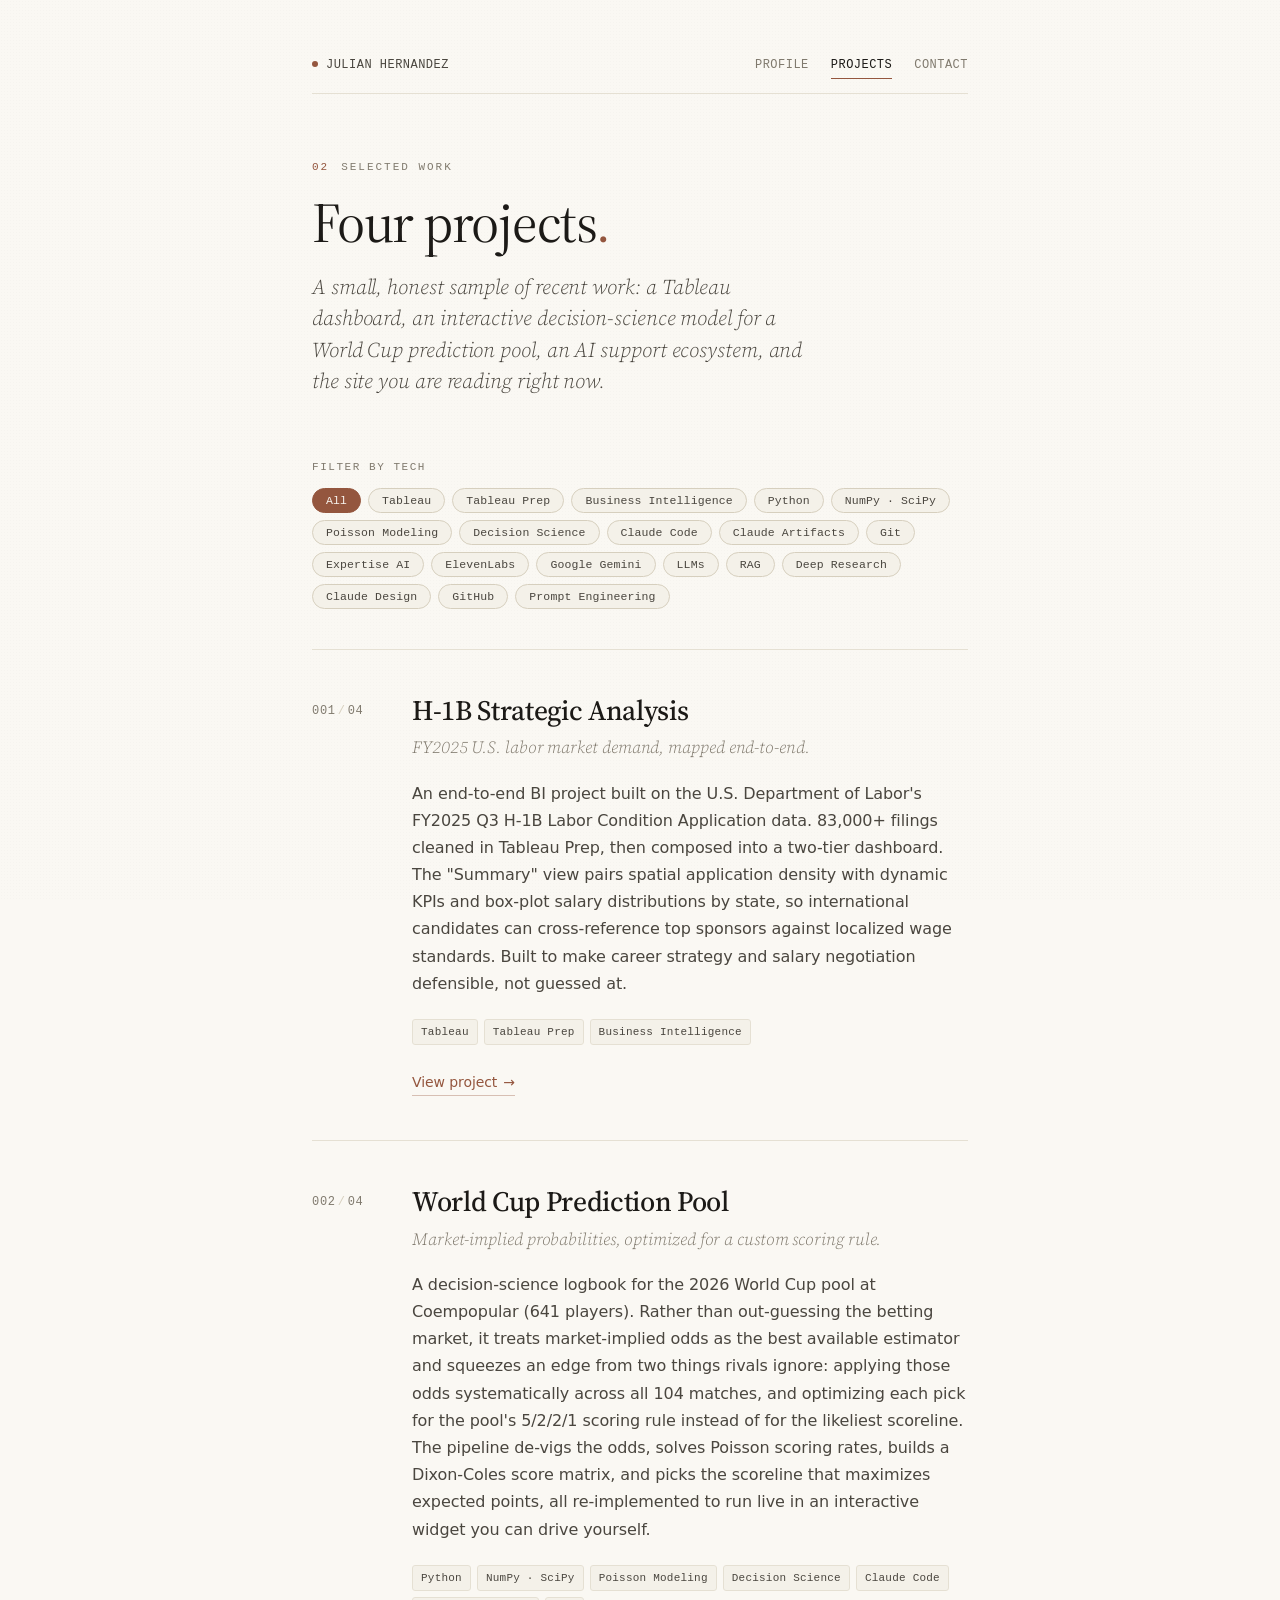
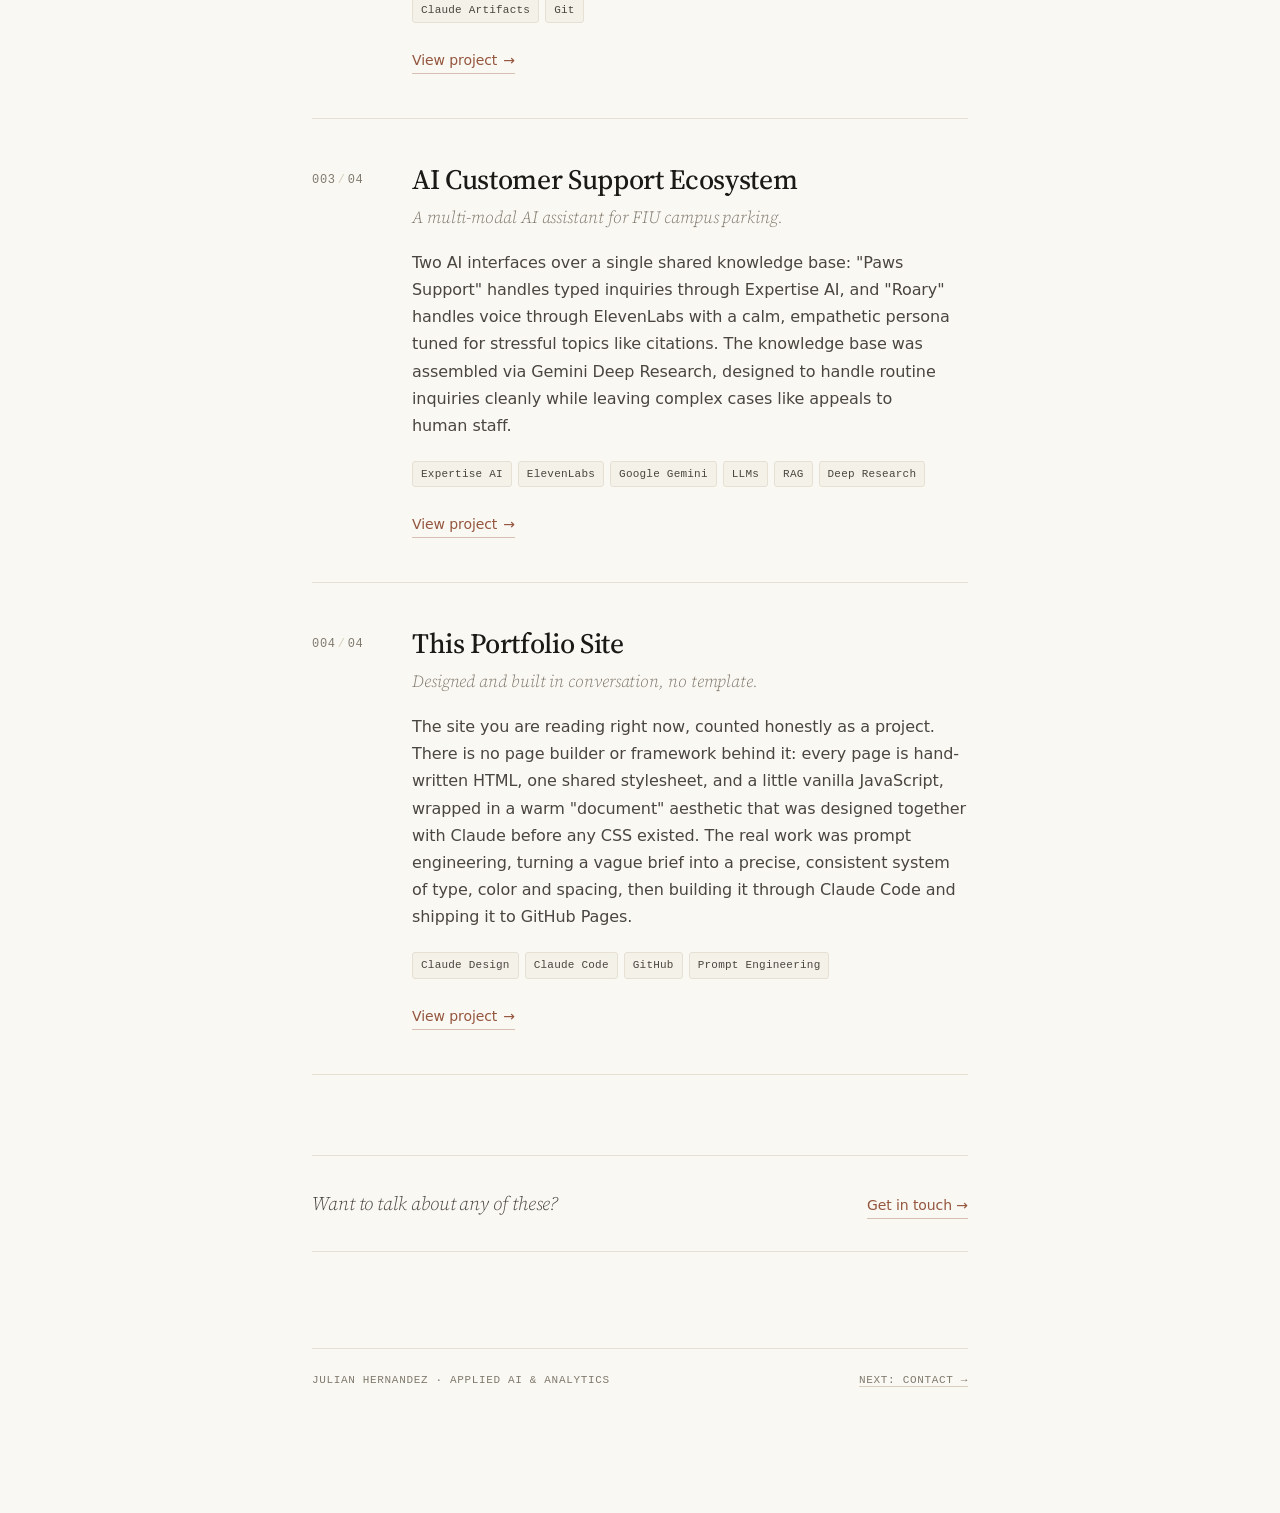
<file: Projects.html>
<!doctype html>
<html lang="en">
<head>
<meta charset="utf-8" />
<meta name="viewport" content="width=device-width, initial-scale=1" />
<title>Julian Hernandez · Projects</title>
<meta name="description" content="AI and analytics projects, from a World Cup decision model to AI support assistants." />
<meta property="og:title" content="Selected Work · Julian Hernandez" />
<meta property="og:description" content="AI and analytics projects, from a World Cup decision model to AI support assistants." />
<meta property="og:type" content="website" />
<meta property="og:url" content="https://julianher.github.io/Projects.html" />
<meta property="og:image" content="https://julianher.github.io/og/projects.png" />
<meta property="og:image:width" content="1200" />
<meta property="og:image:height" content="630" />
<meta property="og:image:alt" content="Selected Work · Julian Hernandez" />
<meta property="og:site_name" content="Julian Hernandez" />
<meta name="twitter:card" content="summary_large_image" />
<link rel="preconnect" href="https://fonts.googleapis.com" />
<link rel="preconnect" href="https://fonts.gstatic.com" crossorigin />
<link href="https://fonts.googleapis.com/css2?family=Source+Serif+4:ital,opsz,wght@0,8..60,300..700;1,8..60,300..600&display=swap" rel="stylesheet" />
<link rel="stylesheet" href="styles.css" />
<style>
  /* ---- intro ---- */
  .intro {
    margin-bottom: 56px;
  }
  .intro .eyebrow {
    font-family: var(--mono);
    font-size: 11px;
    letter-spacing: 0.18em;
    text-transform: uppercase;
    color: var(--ink-mute);
    margin-bottom: 18px;
    display: flex;
    align-items: center;
    gap: 12px;
  }
  .intro .eyebrow .num { color: var(--accent); font-weight: 500; }
  .intro h1 {
    font-family: var(--serif);
    font-weight: 400;
    font-size: clamp(40px, 5.5vw, 56px);
    line-height: 1.05;
    letter-spacing: -0.022em;
    margin: 0 0 18px;
    color: var(--ink);
    font-variation-settings: "opsz" 60;
  }
  .intro h1 .period { color: var(--accent); }
  .intro p {
    font-family: var(--serif);
    font-style: italic;
    font-weight: 300;
    font-size: 21px;
    line-height: 1.5;
    color: var(--ink-soft);
    max-width: 46ch;
    margin: 0;
    text-wrap: pretty;
  }

  /* ---- projects ---- */
  .projects {
    display: flex;
    flex-direction: column;
  }
  .project {
    padding: 44px 0;
    border-top: 1px solid var(--rule);
    display: grid;
    grid-template-columns: 72px 1fr;
    gap: 28px;
    align-items: start;
  }
  .project:last-child {
    border-bottom: 1px solid var(--rule);
  }

  .project-index {
    font-family: var(--mono);
    font-size: 12px;
    letter-spacing: 0.06em;
    color: var(--ink-mute);
    padding-top: 8px;
  }
  .project-index .slash { color: var(--rule-strong); margin: 0 2px; }

  .project-body { min-width: 0; }

  .project h3 {
    font-family: var(--serif);
    font-weight: 500;
    font-size: 28px;
    line-height: 1.2;
    letter-spacing: -0.012em;
    margin: 0 0 6px;
    color: var(--ink);
  }
  .project .subtitle {
    font-family: var(--serif);
    font-style: italic;
    font-weight: 300;
    font-size: 17px;
    color: var(--ink-mute);
    margin: 0 0 18px;
  }
  .project .desc {
    font-size: 16px;
    line-height: 1.7;
    color: var(--ink-soft);
    margin: 0 0 22px;
    text-wrap: pretty;
    max-width: 56ch;
  }

  .tags {
    display: flex;
    flex-wrap: wrap;
    gap: 6px;
    margin: 0 0 22px;
  }
  .tag {
    font-family: var(--mono);
    font-size: 11px;
    letter-spacing: 0.02em;
    color: var(--ink-soft);
    background: var(--bg-sunk);
    border: 1px solid var(--rule);
    border-radius: 3px;
    padding: 3px 8px;
  }

  .project-link {
    font-family: var(--sans);
    font-size: 14px;
    color: var(--accent);
    text-decoration: none;
    display: inline-flex;
    align-items: center;
    gap: 6px;
    border-bottom: 1px solid color-mix(in oklab, var(--accent) 35%, transparent);
    padding-bottom: 1px;
    transition: gap 0.18s ease, border-color 0.15s ease;
  }
  .project-link:hover {
    border-color: var(--accent);
    gap: 10px;
  }
  .project-link .arrow {
    display: inline-block;
    transition: transform 0.18s ease;
  }
  .project-link:hover .arrow { transform: translateX(2px); }

  /* ---- outro ---- */
  .outro {
    margin-top: 80px;
    padding: 32px 0;
    border-top: 1px solid var(--rule);
    border-bottom: 1px solid var(--rule);
    display: flex;
    justify-content: space-between;
    align-items: baseline;
    flex-wrap: wrap;
    gap: 16px;
  }
  .outro .line {
    font-family: var(--serif);
    font-style: italic;
    font-weight: 300;
    font-size: 19px;
    color: var(--ink-soft);
  }
  .outro a {
    font-family: var(--sans);
    font-size: 14px;
    color: var(--accent);
    text-decoration: none;
    border-bottom: 1px solid color-mix(in oklab, var(--accent) 35%, transparent);
    padding-bottom: 1px;
  }
  .outro a:hover { border-color: var(--accent); }

  /* ---- technology filter ---- */
  .filter-bar {
    display: flex;
    align-items: baseline;
    flex-wrap: wrap;
    gap: 12px 16px;
    margin: 0 0 40px;
  }
  .filter-label {
    font-family: var(--mono);
    font-size: 11px;
    letter-spacing: 0.14em;
    text-transform: uppercase;
    color: var(--ink-mute);
    flex: none;
    padding-top: 5px;
  }
  .filter-chips {
    display: flex;
    flex-wrap: wrap;
    gap: 7px;
    min-width: 0;
  }
  .filter-chip {
    font-family: var(--mono);
    font-size: 11.5px;
    letter-spacing: 0.01em;
    color: var(--ink-soft);
    background: var(--bg-sunk);
    border: 1px solid var(--rule-strong);
    border-radius: 100px;
    padding: 5px 13px;
    cursor: pointer;
    transition: color 0.14s ease, background 0.14s ease, border-color 0.14s ease;
  }
  .filter-chip:hover { color: var(--ink); border-color: var(--accent); }
  .filter-chip.active {
    color: var(--bg);
    background: var(--accent);
    border-color: var(--accent);
  }
  .filter-chip.all { font-weight: 500; }

  .project.hidden { display: none; }
  .project.last-visible { border-bottom: 1px solid var(--rule); }

  @media (max-width: 600px) {
    .project {
      grid-template-columns: 1fr;
      gap: 10px;
      padding: 36px 0;
    }
    .project-index { padding-top: 0; }
    .project h3 { font-size: 24px; }
  }
</style>
</head>
<body>
  <main class="page">

    <div class="topnav">
      <span class="brand"><span class="dot"></span>Julian Hernandez</span>
      <nav aria-label="Primary">
        <a href="Profile.html">Profile</a>
        <a href="Projects.html" aria-current="page">Projects</a>
        <a href="Contact.html">Contact</a>
      </nav>
    </div>

    <header class="intro">
      <div class="eyebrow"><span class="num">02</span><span>Selected work</span></div>
      <h1>Four projects<span class="period">.</span></h1>
      <p>A small, honest sample of recent work: a Tableau dashboard, an interactive decision-science model for a World Cup prediction pool, an AI support ecosystem, and the site you are reading right now.</p>
    </header>

    <div class="filter-bar" aria-label="Filter projects by technology">
      <span class="filter-label">Filter by tech</span>
      <div class="filter-chips" id="filterChips"></div>
    </div>

    <div class="projects" id="projects">

      <article class="project">
        <div class="project-index">001<span class="slash">/</span>04</div>
        <div class="project-body">
          <h3>H-1B Strategic Analysis</h3>
          <p class="subtitle">FY2025 U.S. labor market demand, mapped end-to-end.</p>
          <p class="desc">
            An end-to-end BI project built on the U.S. Department of Labor's FY2025 Q3 H-1B Labor Condition Application data. 83,000+ filings cleaned in Tableau Prep, then composed into a two-tier dashboard. The "Summary" view pairs spatial application density with dynamic KPIs and box-plot salary distributions by state, so international candidates can cross-reference top sponsors against localized wage standards. Built to make career strategy and salary negotiation defensible, not guessed at.
          </p>
          <div class="tags">
            <span class="tag">Tableau</span>
            <span class="tag">Tableau Prep</span>
            <span class="tag">Business Intelligence</span>
          </div>
          <a class="project-link" href="H1B-Analysis.html">View project <span class="arrow">→</span></a>
        </div>
      </article>

      <article class="project">
        <div class="project-index">002<span class="slash">/</span>04</div>
        <div class="project-body">
          <h3>World Cup Prediction Pool</h3>
          <p class="subtitle">Market-implied probabilities, optimized for a custom scoring rule.</p>
          <p class="desc">
            A decision-science logbook for the 2026 World Cup pool at Coempopular (641 players). Rather than out-guessing the betting market, it treats market-implied odds as the best available estimator and squeezes an edge from two things rivals ignore: applying those odds systematically across all 104 matches, and optimizing each pick for the pool's 5/2/2/1 scoring rule instead of for the likeliest scoreline. The pipeline de-vigs the odds, solves Poisson scoring rates, builds a Dixon-Coles score matrix, and picks the scoreline that maximizes expected points, all re-implemented to run live in an interactive widget you can drive yourself.
          </p>
          <div class="tags">
            <span class="tag">Python</span>
            <span class="tag">NumPy · SciPy</span>
            <span class="tag">Poisson Modeling</span>
            <span class="tag">Decision Science</span>
            <span class="tag">Claude Code</span>
            <span class="tag">Claude Artifacts</span>
            <span class="tag">Git</span>
          </div>
          <a class="project-link" href="WorldCup-Polla.html">View project <span class="arrow">→</span></a>
        </div>
      </article>

      <article class="project">
        <div class="project-index">003<span class="slash">/</span>04</div>
        <div class="project-body">
          <h3>AI Customer Support Ecosystem</h3>
          <p class="subtitle">A multi-modal AI assistant for FIU campus parking.</p>
          <p class="desc">
            Two AI interfaces over a single shared knowledge base: "Paws Support" handles typed inquiries through Expertise AI, and "Roary" handles voice through ElevenLabs with a calm, empathetic persona tuned for stressful topics like citations. The knowledge base was assembled via Gemini Deep Research, designed to handle routine inquiries cleanly while leaving complex cases like appeals to human staff.
          </p>
          <div class="tags">
            <span class="tag">Expertise AI</span>
            <span class="tag">ElevenLabs</span>
            <span class="tag">Google Gemini</span>
            <span class="tag">LLMs</span>
            <span class="tag">RAG</span>
            <span class="tag">Deep Research</span>
          </div>
          <a class="project-link" href="AI-Support-Ecosystem.html">View project <span class="arrow">→</span></a>
        </div>
      </article>

      <article class="project">
        <div class="project-index">004<span class="slash">/</span>04</div>
        <div class="project-body">
          <h3>This Portfolio Site</h3>
          <p class="subtitle">Designed and built in conversation, no template.</p>
          <p class="desc">
            The site you are reading right now, counted honestly as a project. There is no page builder or framework behind it: every page is hand-written HTML, one shared stylesheet, and a little vanilla JavaScript, wrapped in a warm "document" aesthetic that was designed together with Claude before any CSS existed. The real work was prompt engineering, turning a vague brief into a precise, consistent system of type, color and spacing, then building it through Claude Code and shipping it to GitHub Pages.
          </p>
          <div class="tags">
            <span class="tag">Claude Design</span>
            <span class="tag">Claude Code</span>
            <span class="tag">GitHub</span>
            <span class="tag">Prompt Engineering</span>
          </div>
          <a class="project-link" href="Portfolio.html">View project <span class="arrow">→</span></a>
        </div>
      </article>

    </div>

    <div class="outro">
      <span class="line">Want to talk about any of these?</span>
      <a href="Contact.html">Get in touch →</a>
    </div>

    <footer class="foot">
      <span>Julian Hernandez · Applied AI &amp; Analytics</span>
      <span><a href="Contact.html" style="color:inherit; text-decoration:none; border-bottom:1px solid var(--rule-strong);">Next: Contact →</a></span>
    </footer>

  </main>

  <script>
  (function () {
    var projectsEl = document.getElementById('projects');
    var chipsWrap = document.getElementById('filterChips');
    if (!projectsEl || !chipsWrap) return;
    var articles = Array.prototype.slice.call(projectsEl.querySelectorAll('.project'));

    // Collect each project's tags + the unique technology list (in DOM order).
    var order = [], seen = {};
    articles.forEach(function (a) {
      var tags = Array.prototype.slice.call(a.querySelectorAll('.tag'))
        .map(function (t) { return t.textContent.trim(); });
      a._tags = tags.map(function (t) { return t.toLowerCase(); });
      tags.forEach(function (t) {
        var key = t.toLowerCase();
        if (!seen[key]) { seen[key] = true; order.push(t); }
      });
    });

    var active = new Set();

    function makeChip(label, isAll) {
      var b = document.createElement('button');
      b.type = 'button';
      b.className = 'filter-chip' + (isAll ? ' all' : '');
      b.textContent = label;
      b.setAttribute('aria-pressed', 'false');
      if (isAll) {
        b.addEventListener('click', function () { active.clear(); render(); });
      } else {
        b.dataset.key = label.toLowerCase();
        b.addEventListener('click', function () {
          var k = b.dataset.key;
          if (active.has(k)) active.delete(k); else active.add(k);
          render();
        });
      }
      return b;
    }

    var allChip = makeChip('All', true);
    chipsWrap.appendChild(allChip);
    var techChips = order.map(function (label) {
      var c = makeChip(label, false);
      chipsWrap.appendChild(c);
      return c;
    });

    function render() {
      allChip.classList.toggle('active', active.size === 0);
      allChip.setAttribute('aria-pressed', active.size === 0 ? 'true' : 'false');
      techChips.forEach(function (c) {
        var on = active.has(c.dataset.key);
        c.classList.toggle('active', on);
        c.setAttribute('aria-pressed', on ? 'true' : 'false');
      });
      var lastVisible = null;
      articles.forEach(function (a) {
        var show = active.size === 0 || a._tags.some(function (t) { return active.has(t); });
        a.classList.toggle('hidden', !show);
        a.classList.remove('last-visible');
        if (show) lastVisible = a;
      });
      if (lastVisible) lastVisible.classList.add('last-visible');
    }

    render();
  })();
  </script>
</body>
</html>
</file>
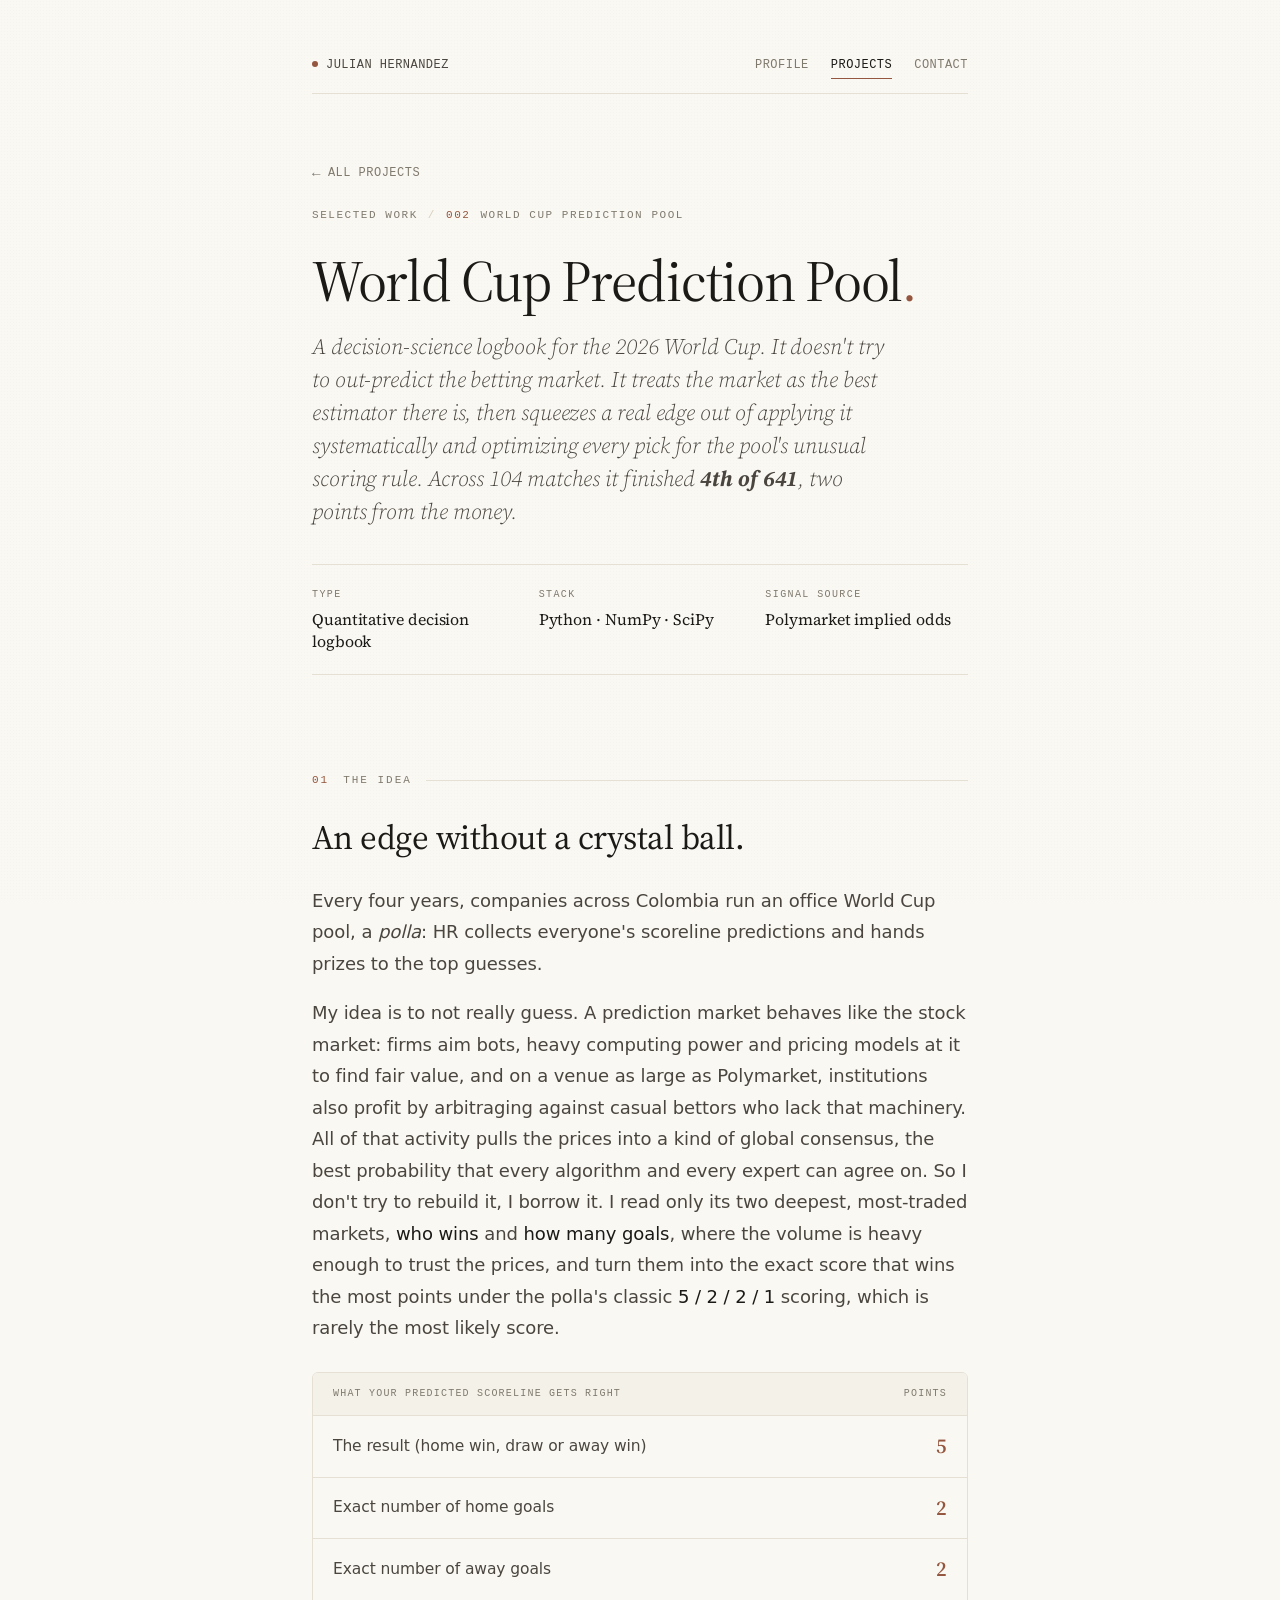
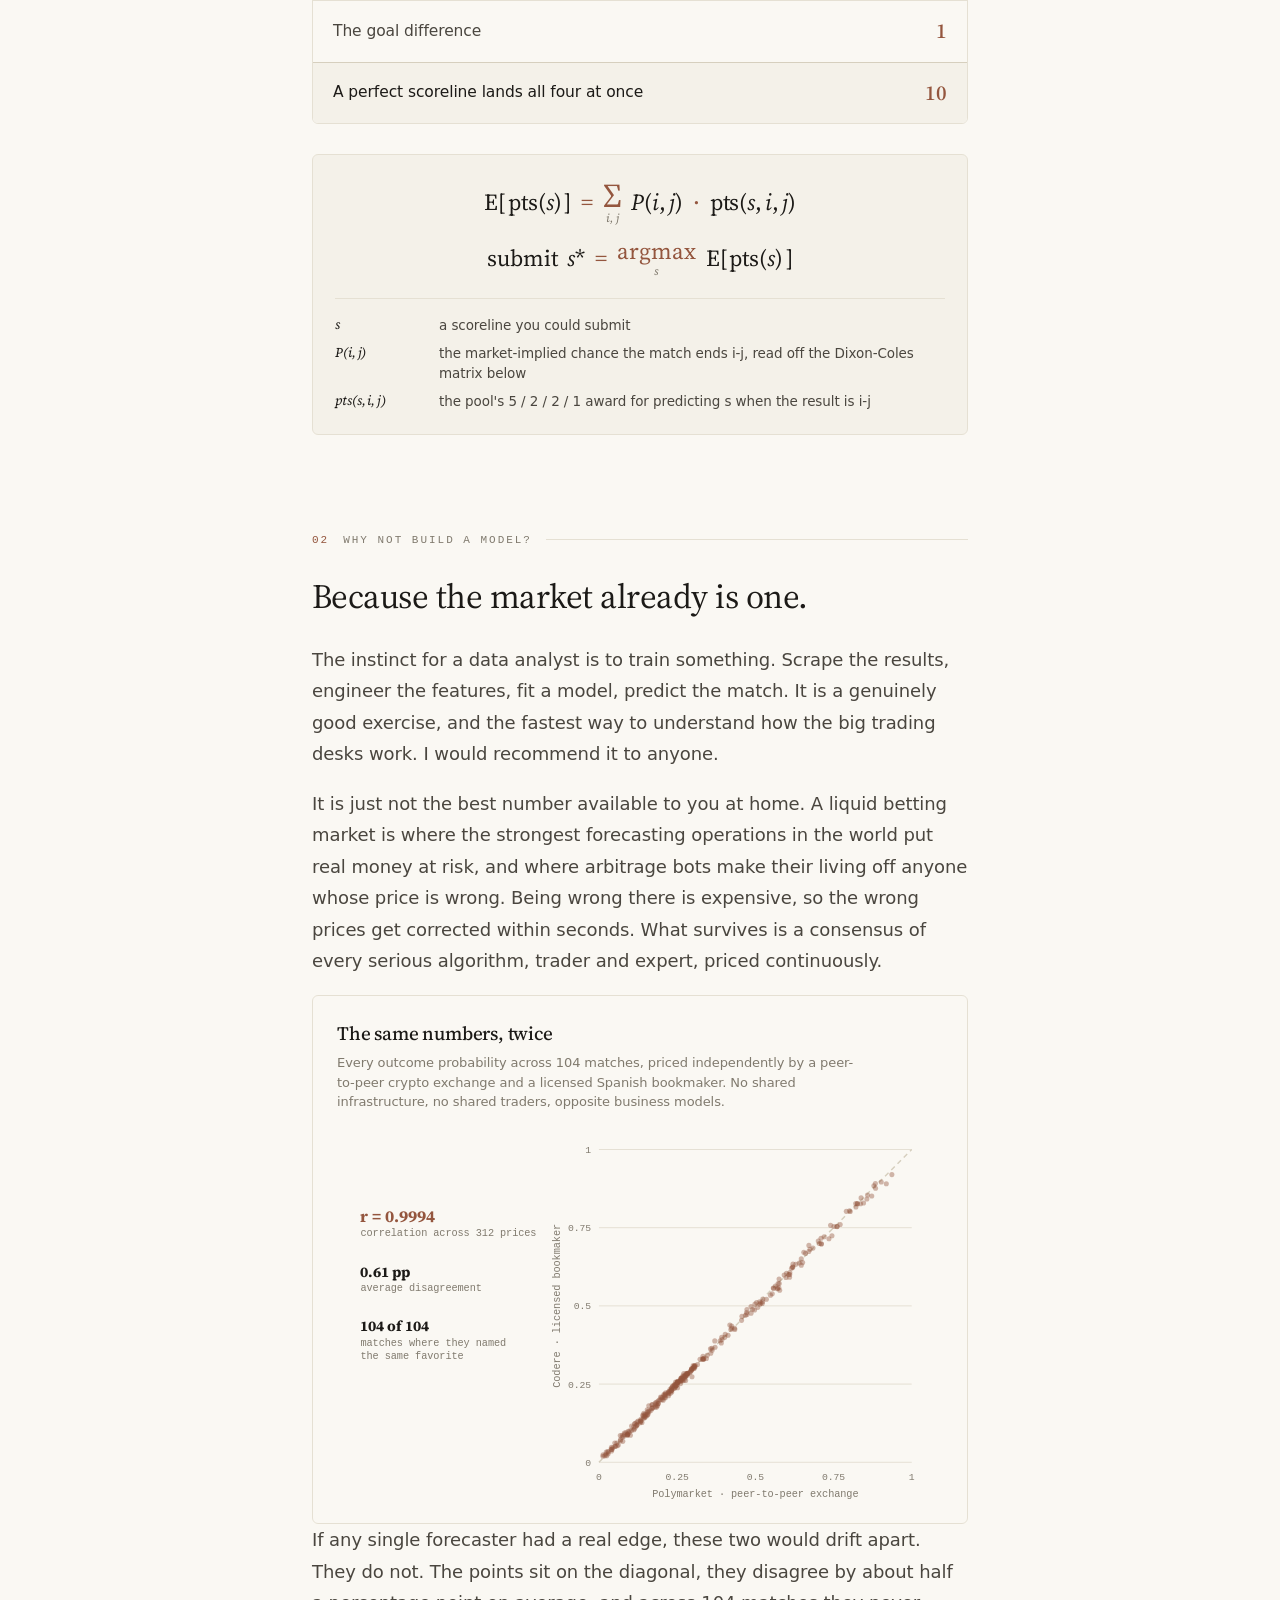
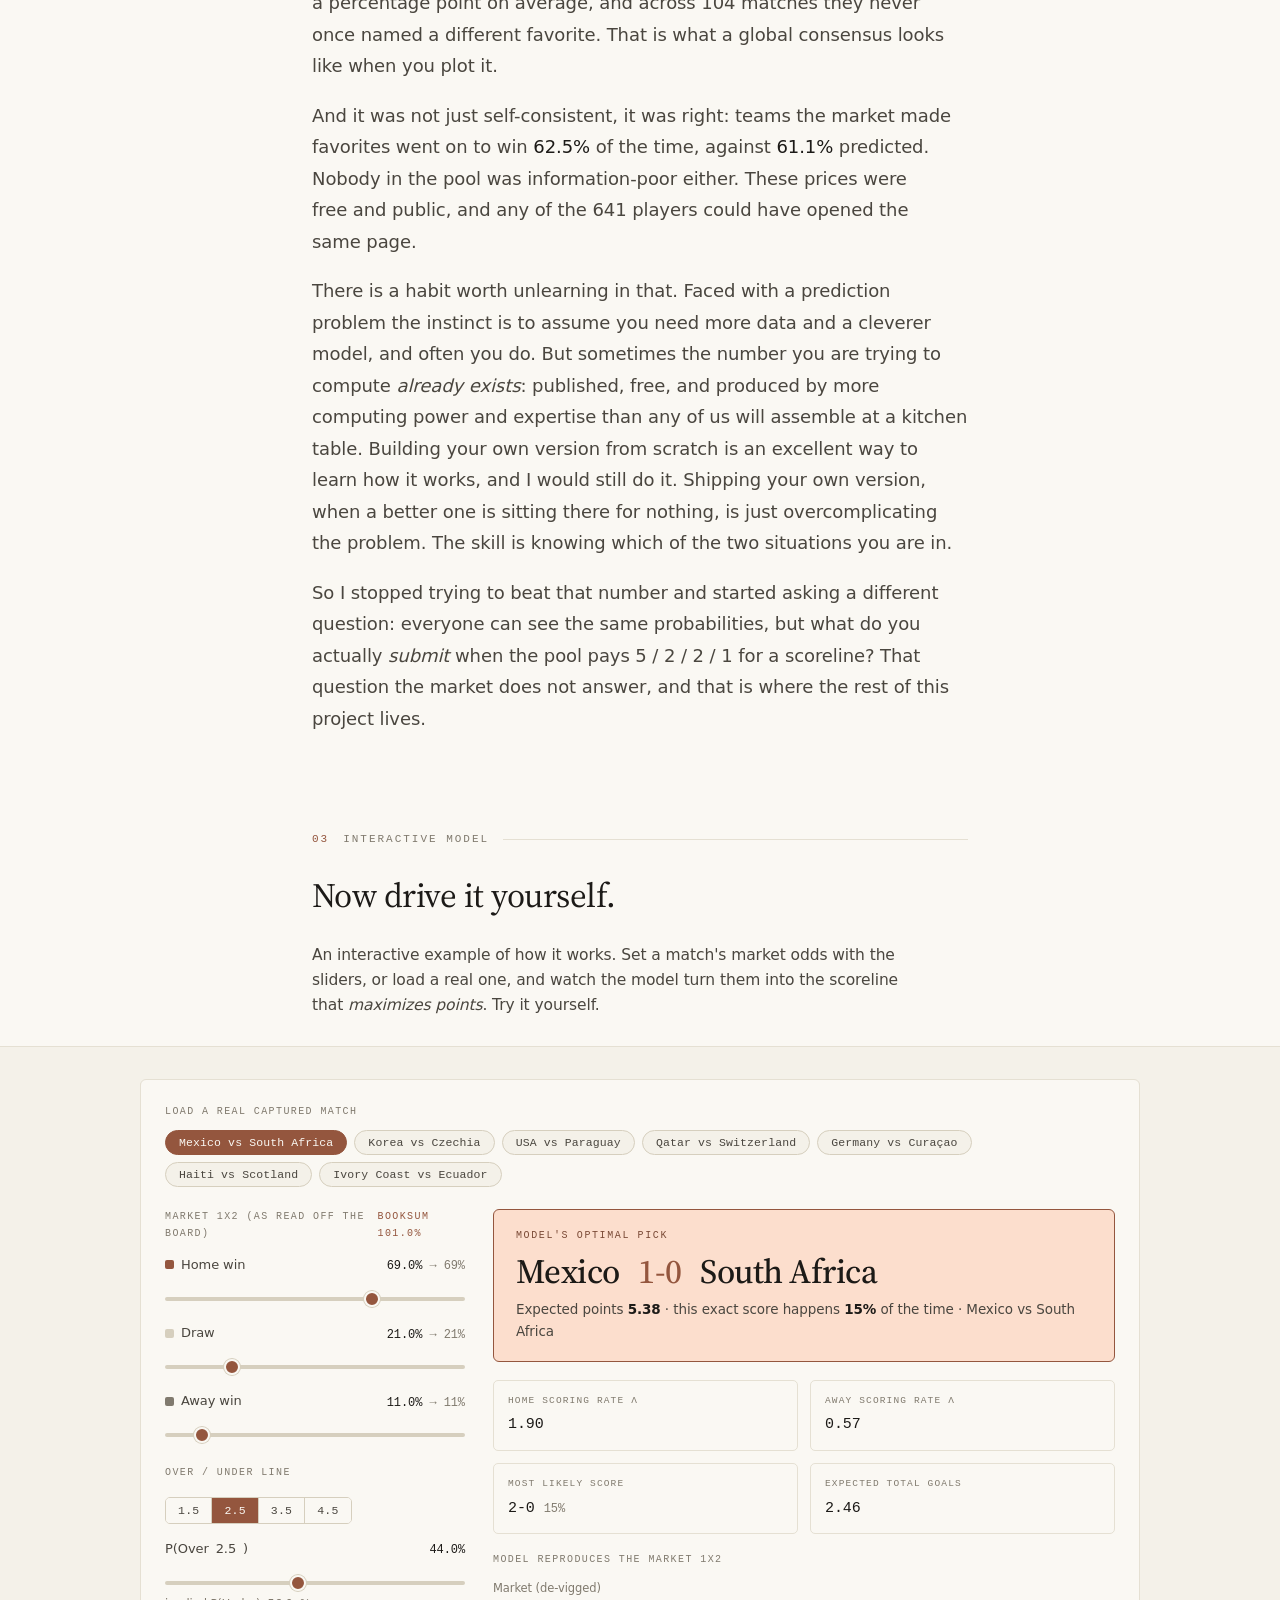
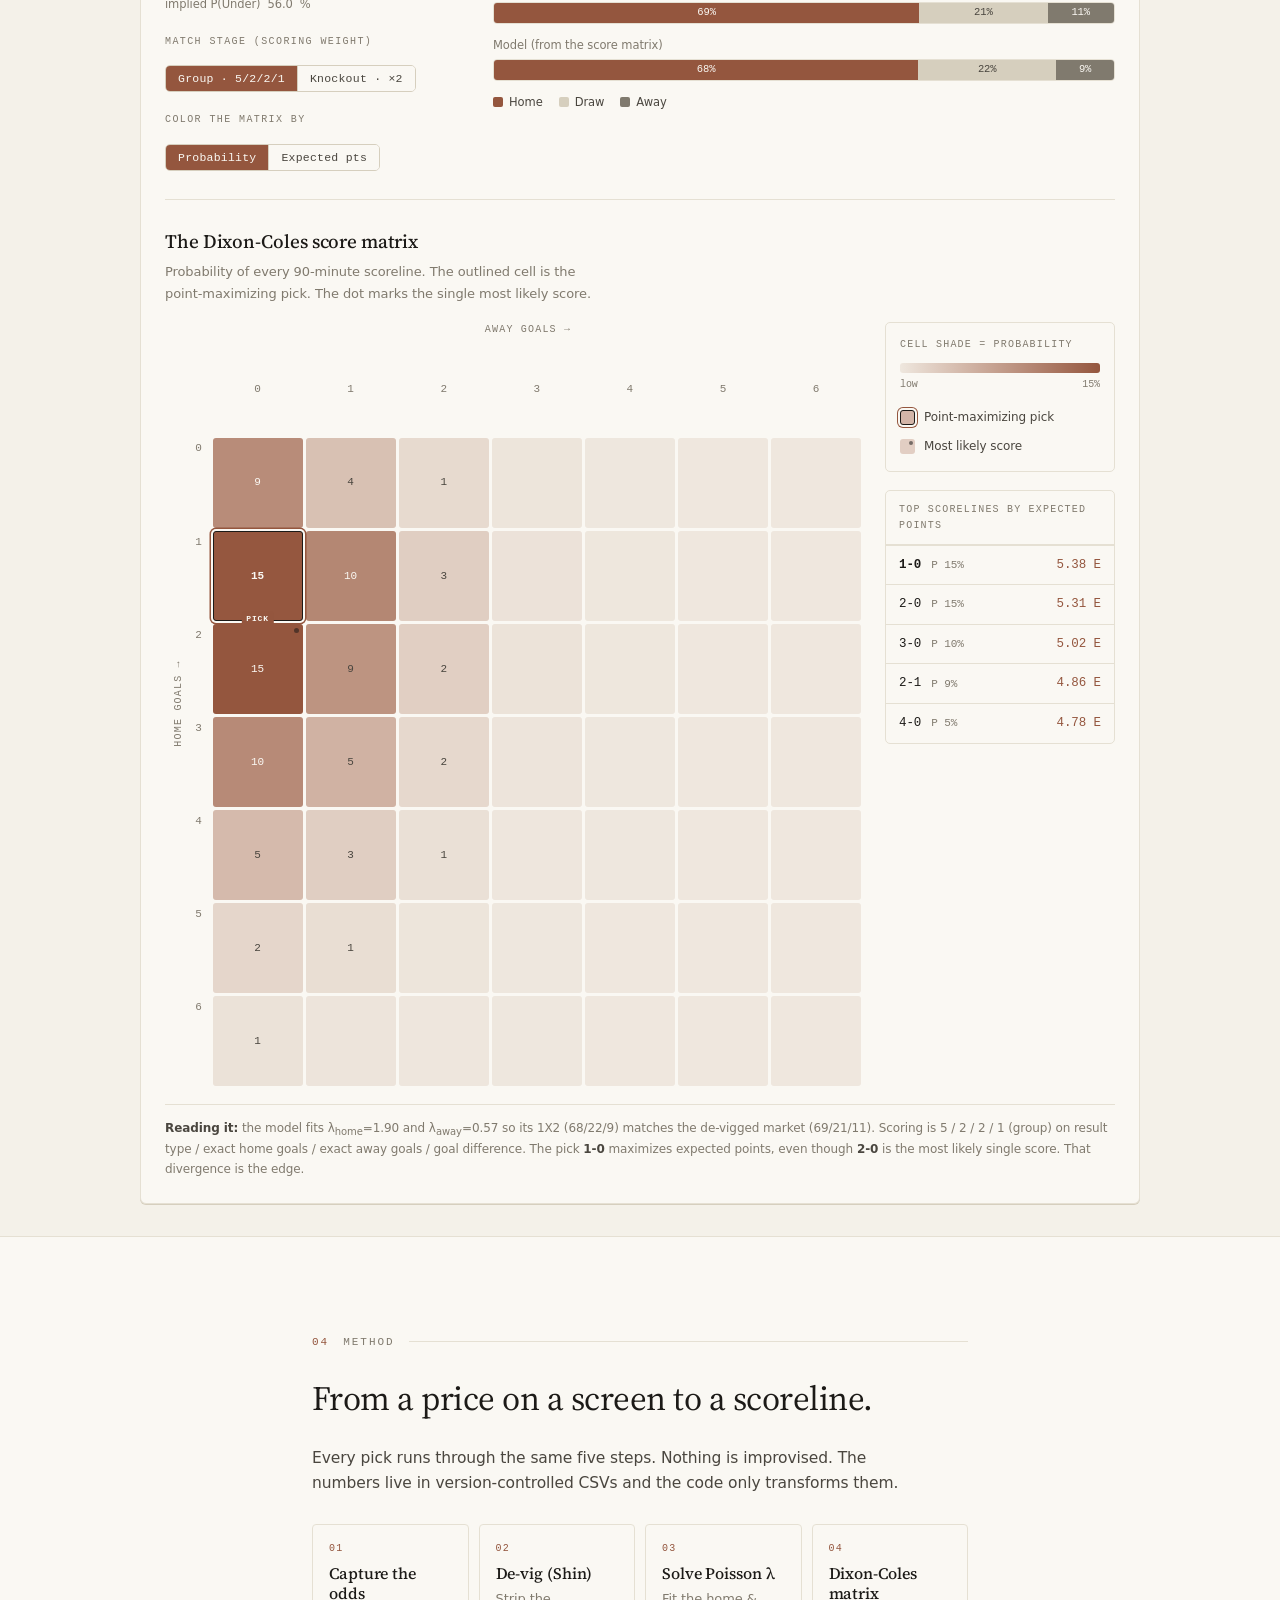
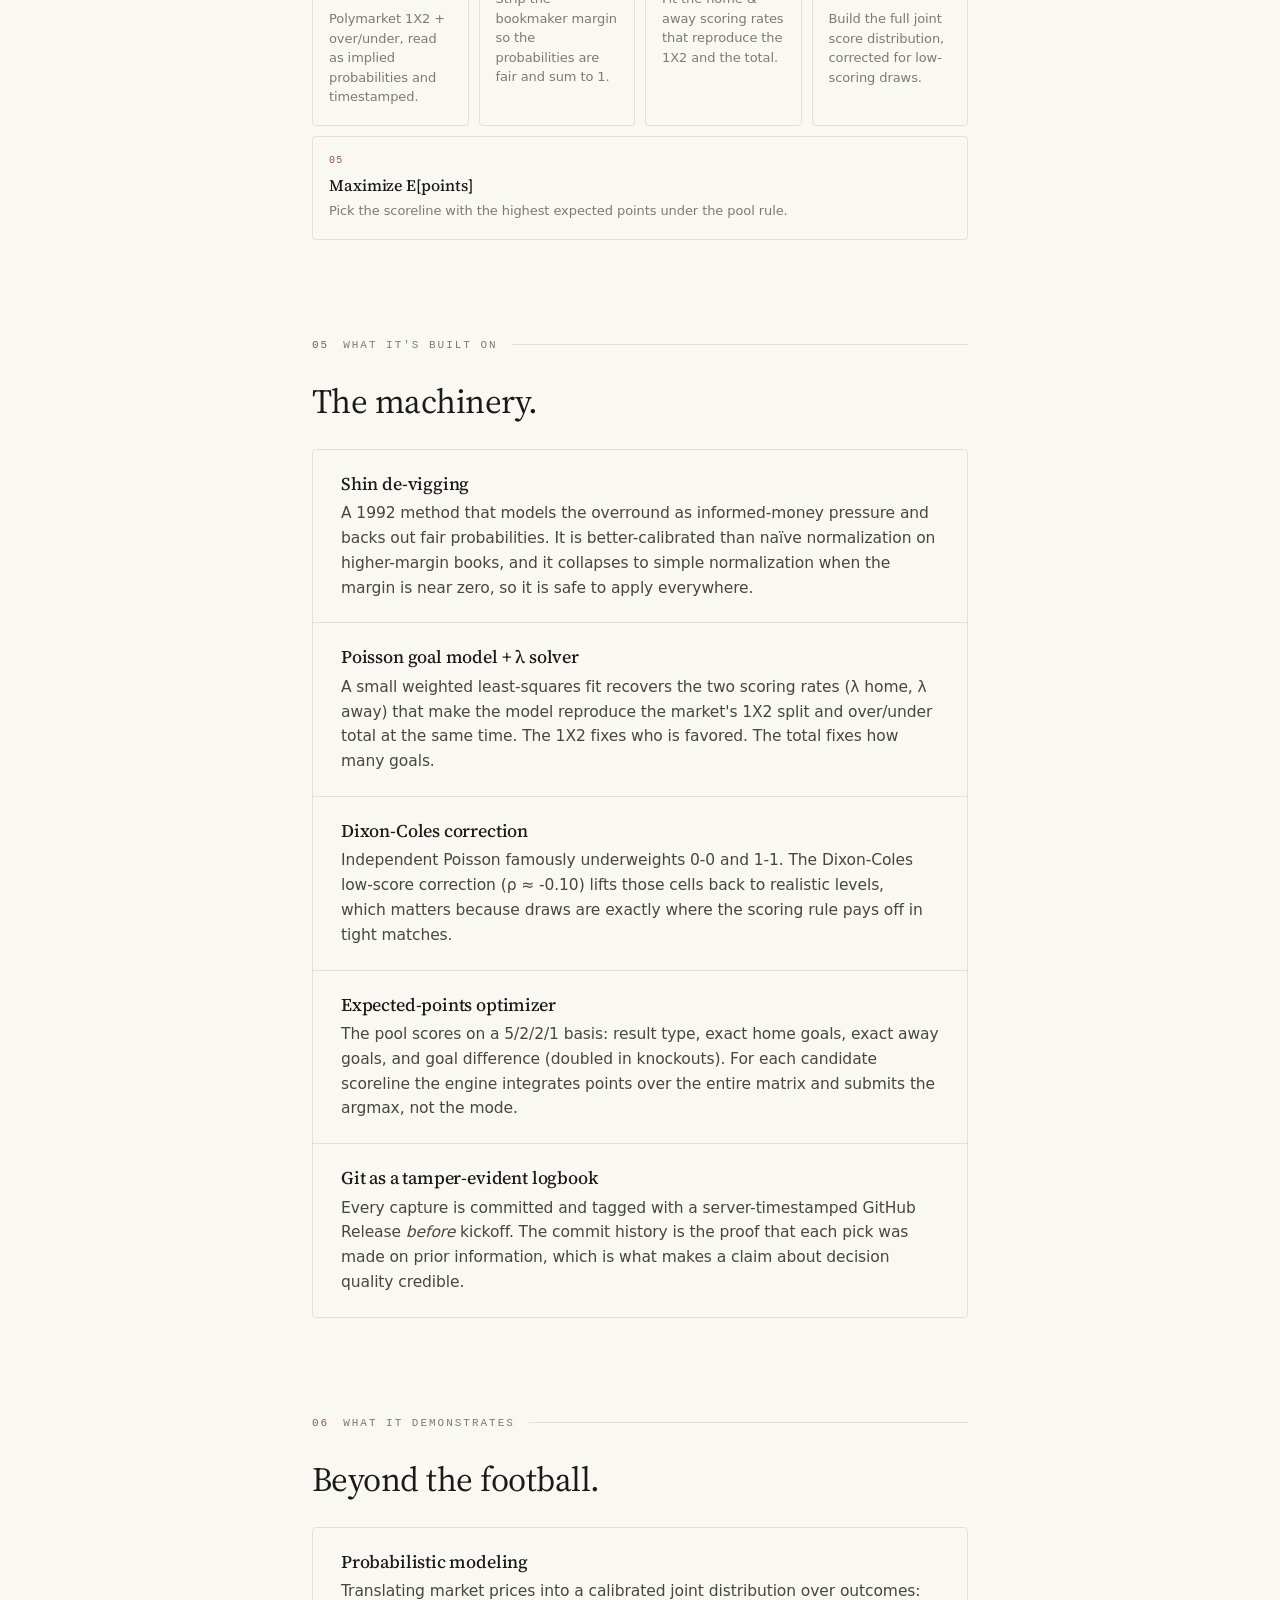
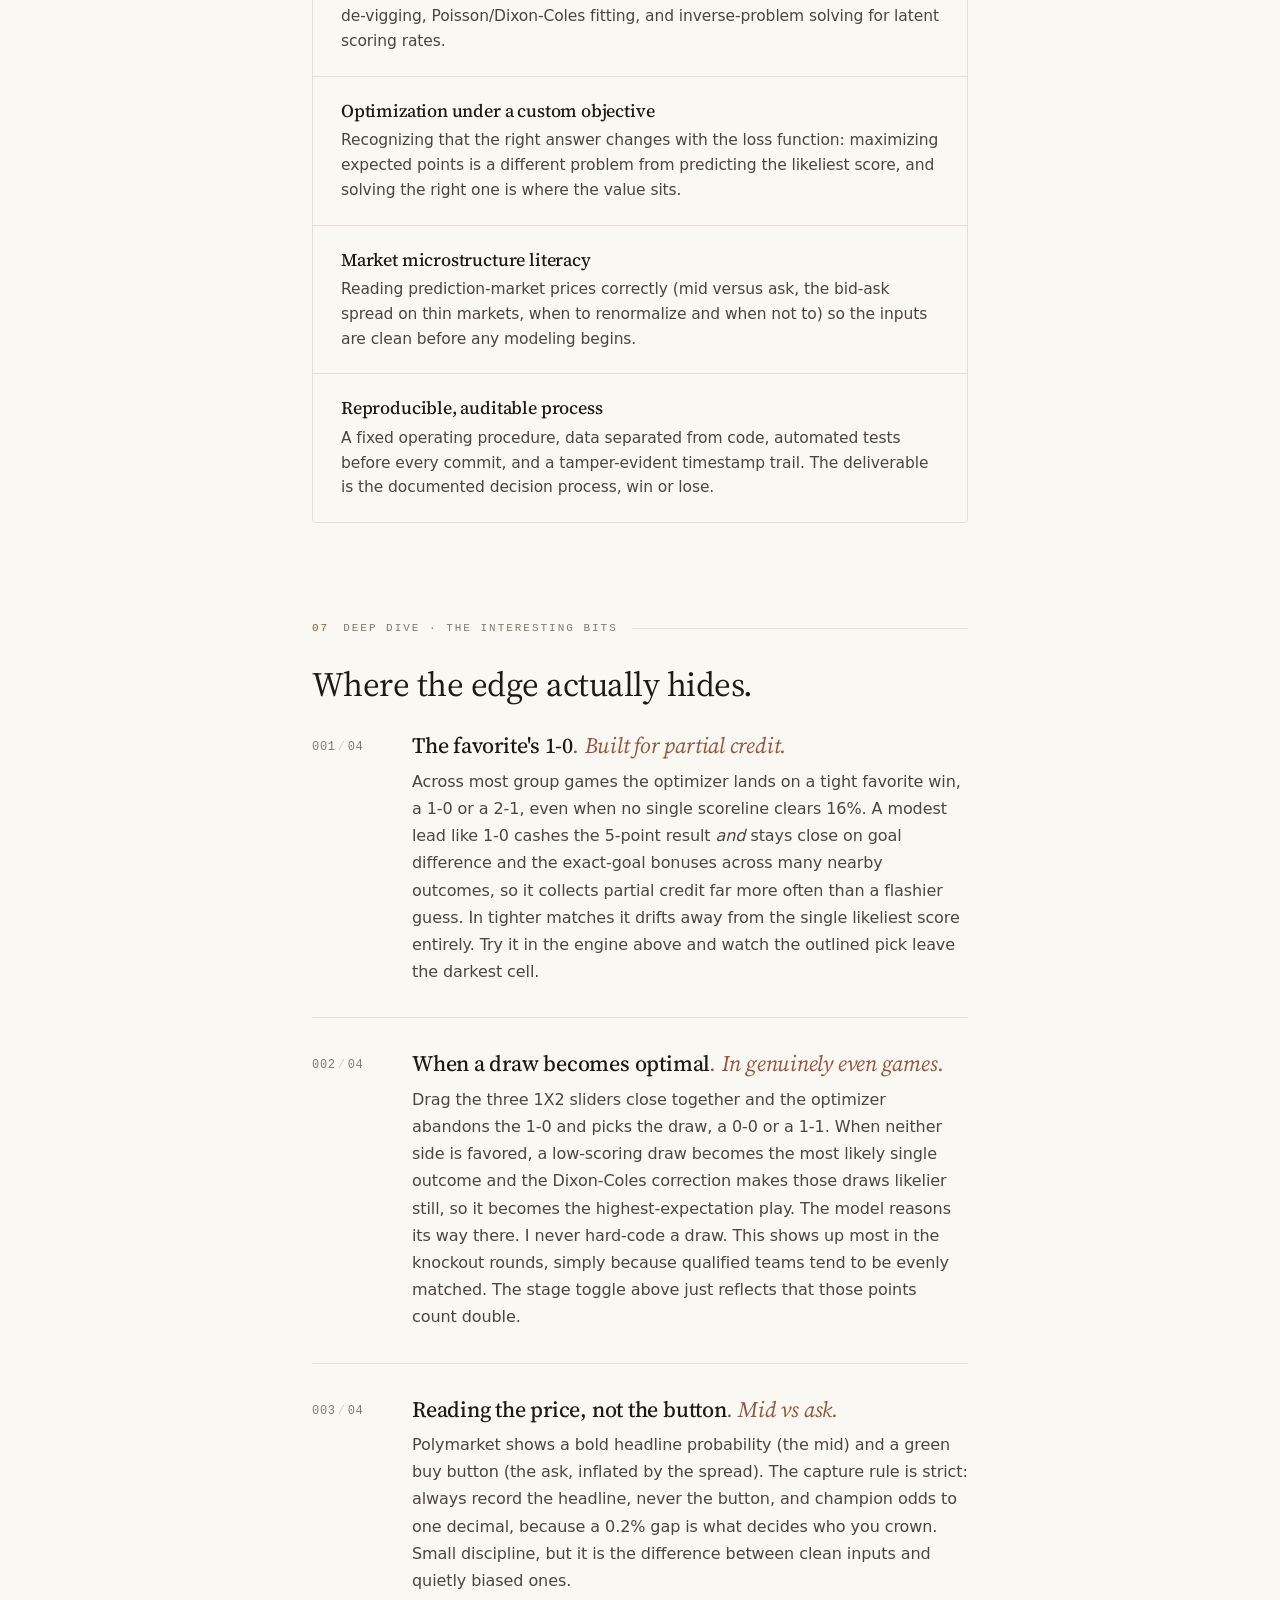
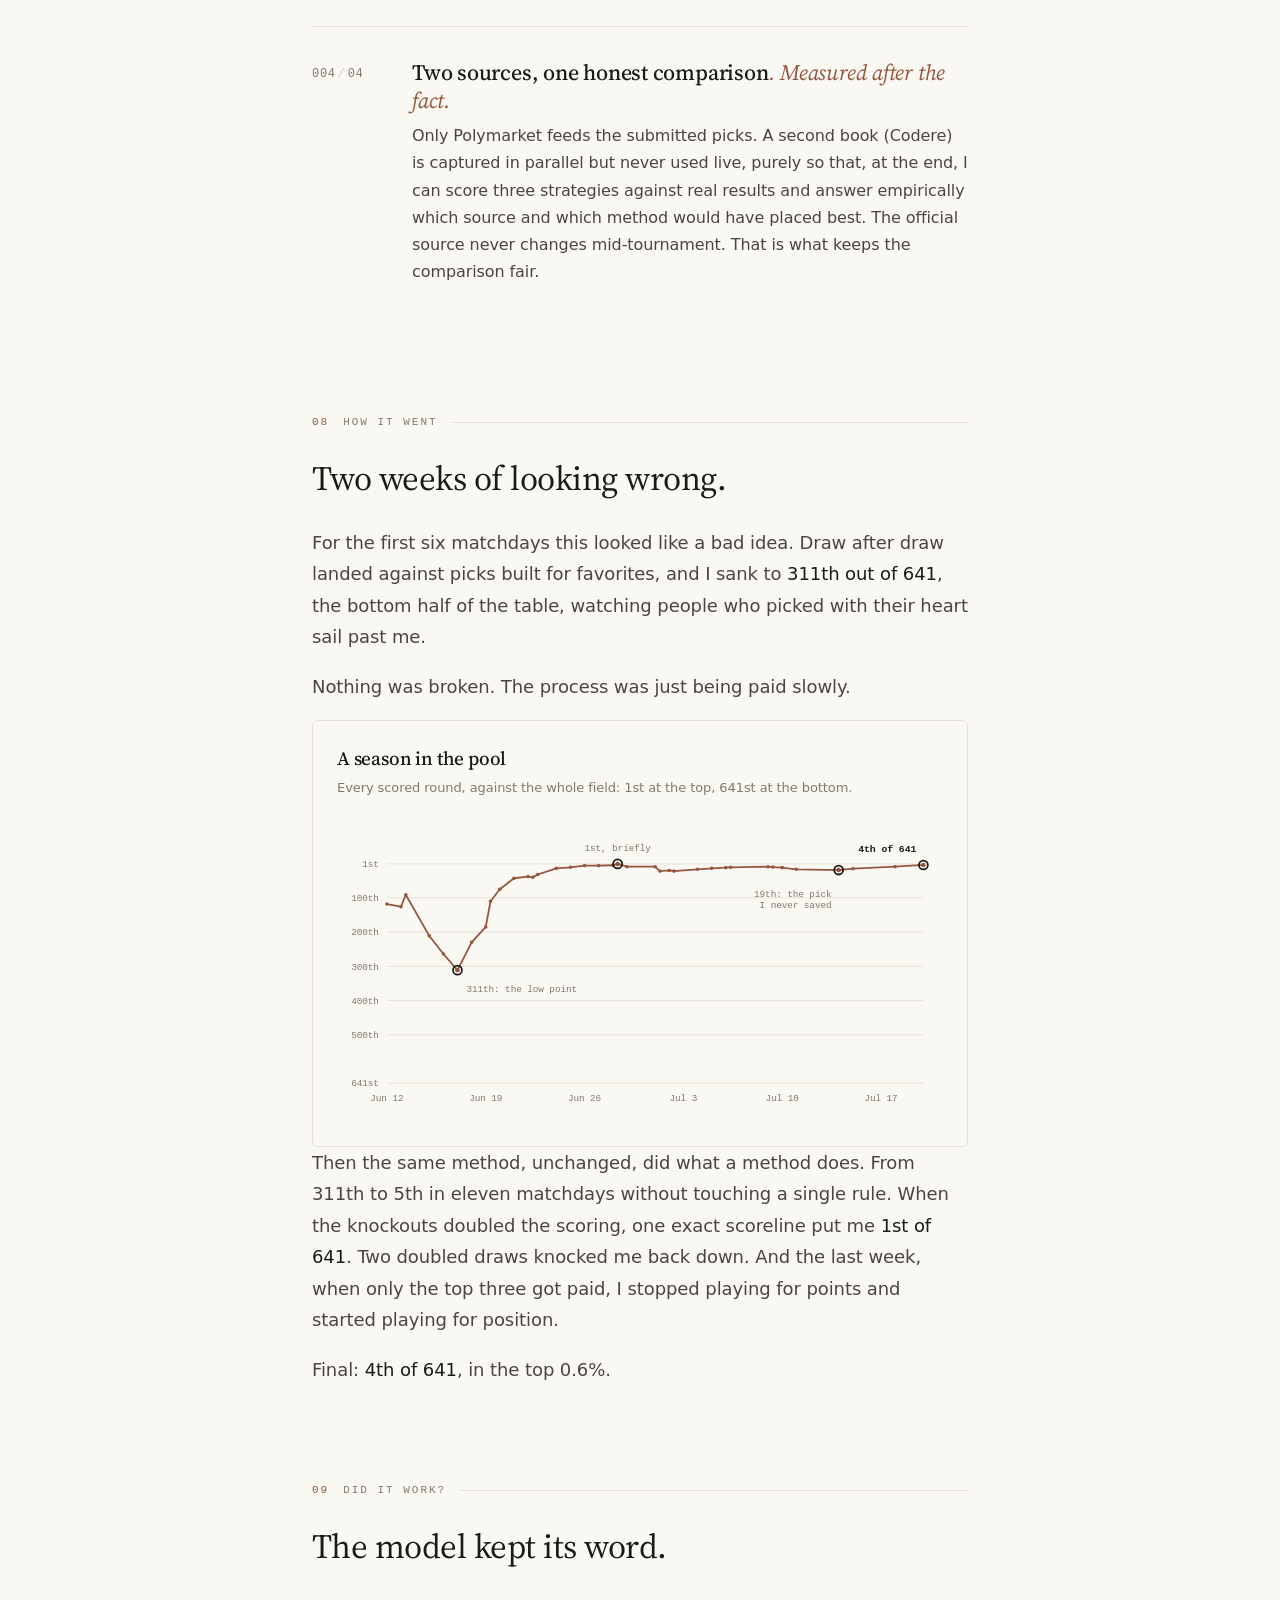
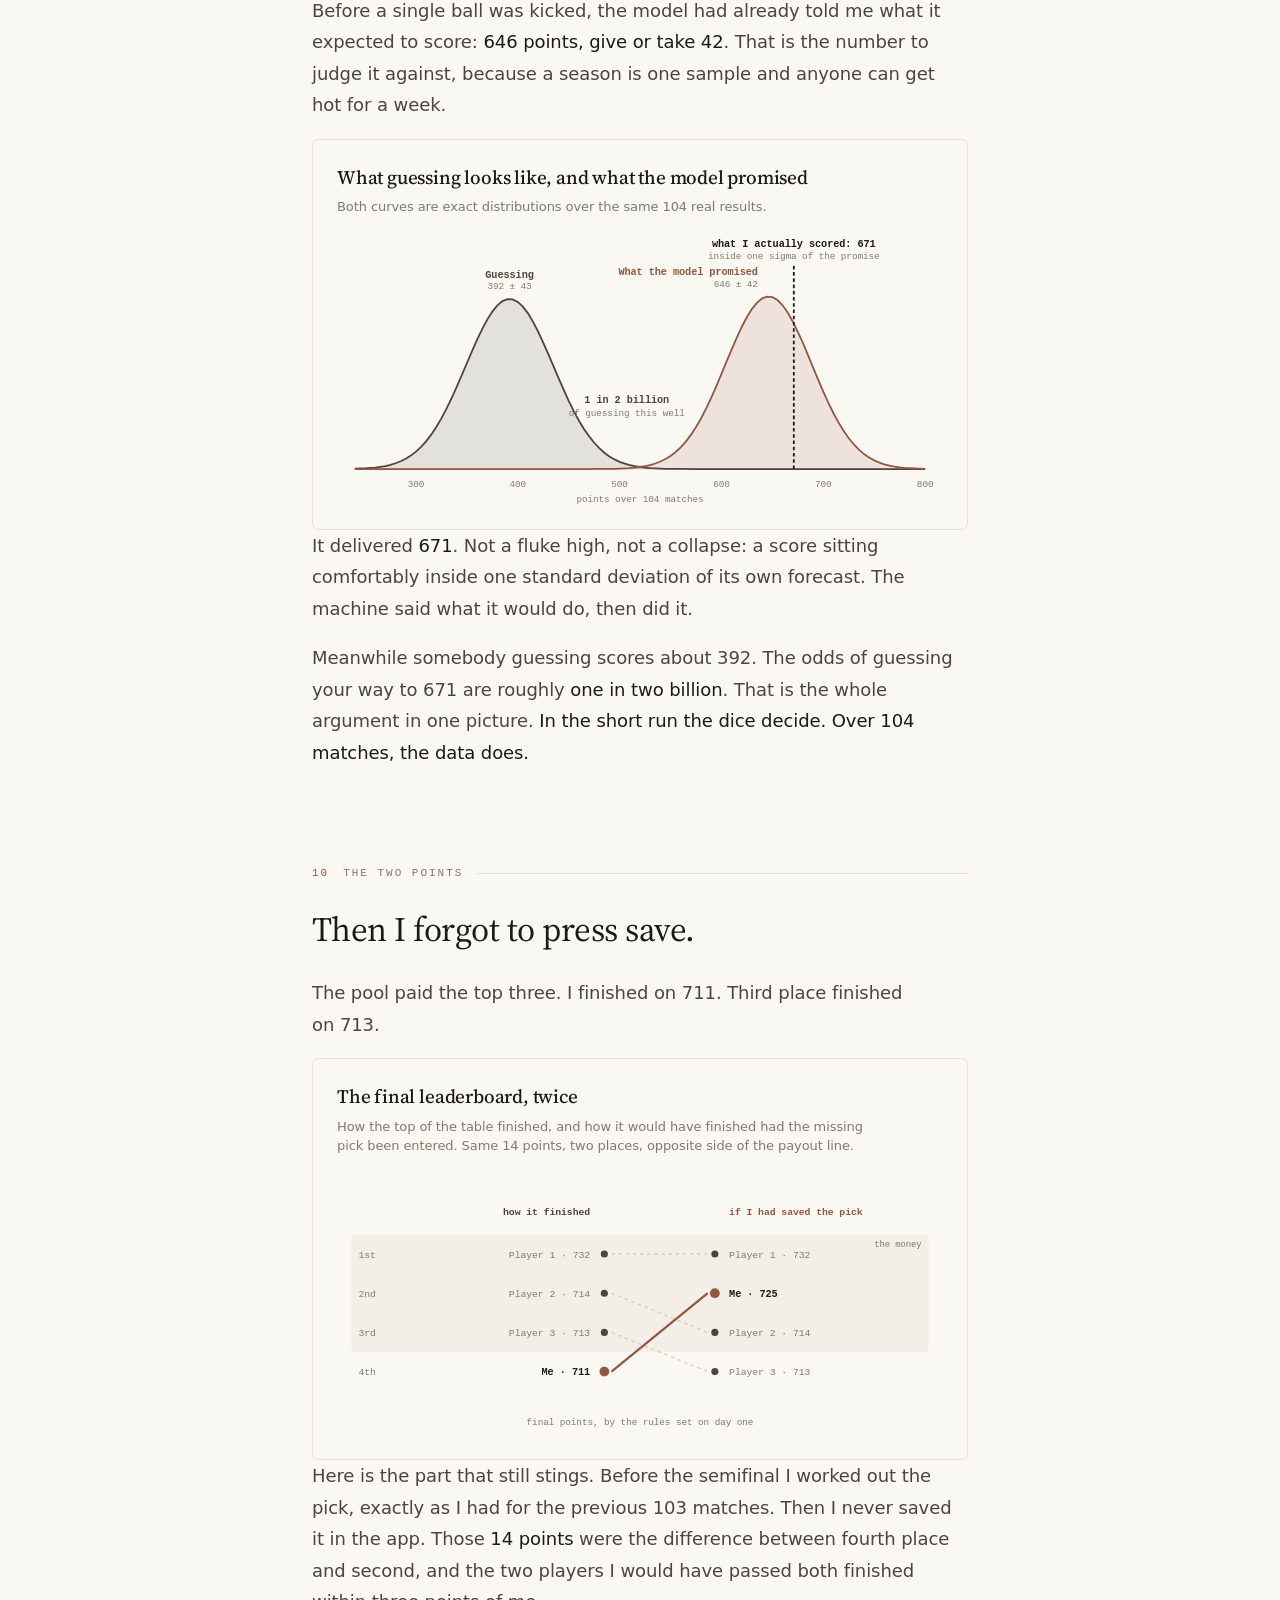
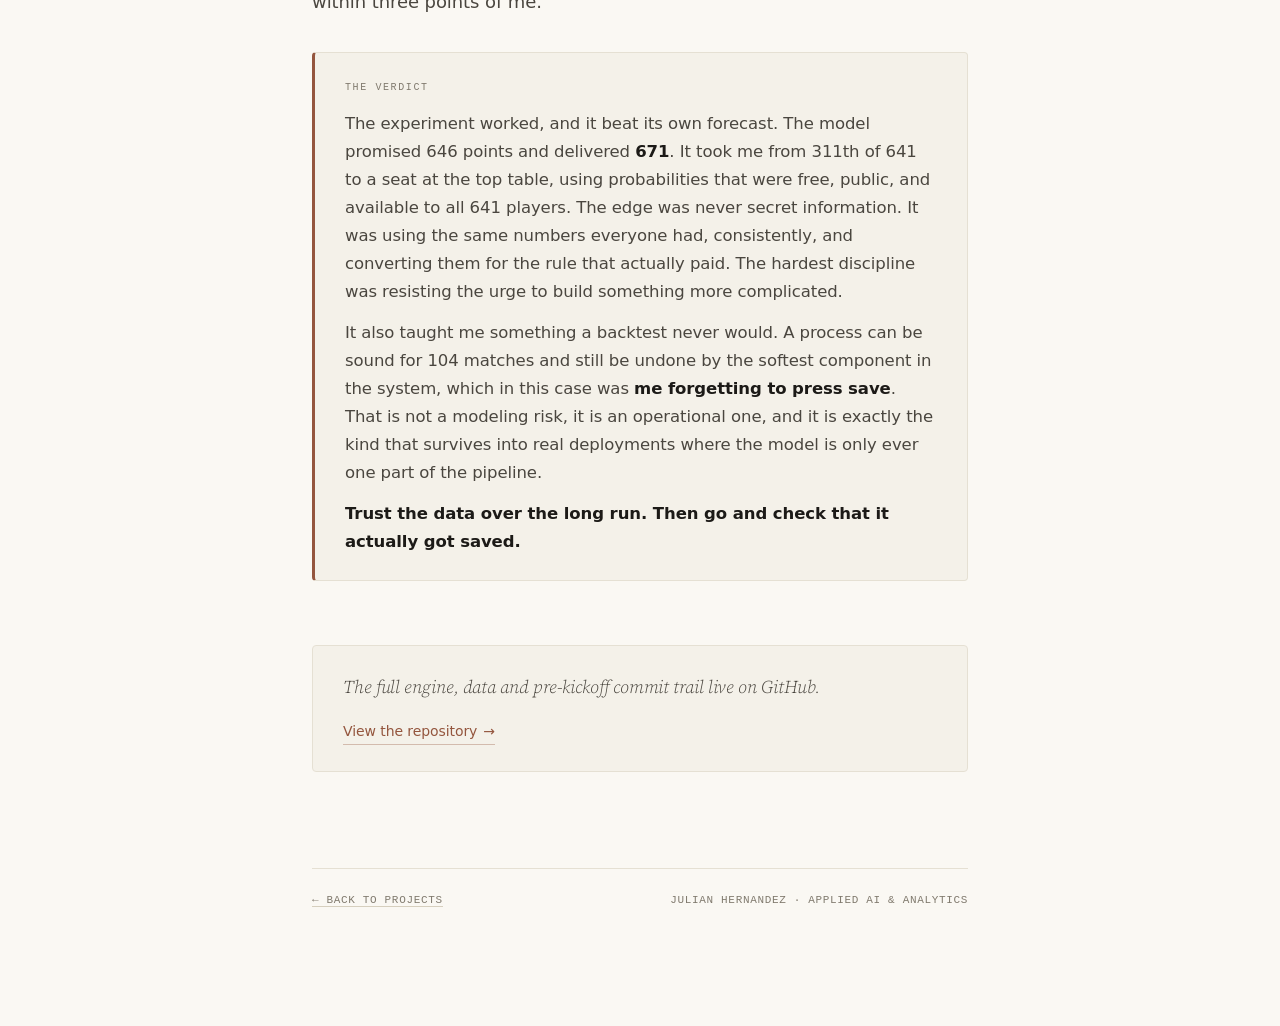
<file: WorldCup-Polla.html>
<!doctype html>
<html lang="en">
<head>
<meta charset="utf-8" />
<meta name="viewport" content="width=device-width, initial-scale=1" />
<title>Julian Hernandez · World Cup Prediction Pool</title>
<meta name="description" content="A decision-science model that finished 4th of 641 using market odds and expected-points optimization." />
<meta property="og:title" content="World Cup Prediction Pool" />
<meta property="og:description" content="A decision-science model that finished 4th of 641 using market odds and expected-points optimization." />
<meta property="og:type" content="article" />
<meta property="og:url" content="https://julianher.github.io/WorldCup-Polla.html" />
<meta property="og:image" content="https://julianher.github.io/og/worldcup.png" />
<meta property="og:image:width" content="1200" />
<meta property="og:image:height" content="630" />
<meta property="og:image:alt" content="World Cup Prediction Pool" />
<meta property="og:site_name" content="Julian Hernandez" />
<meta name="twitter:card" content="summary_large_image" />
<link rel="preconnect" href="https://fonts.googleapis.com" />
<link rel="preconnect" href="https://fonts.gstatic.com" crossorigin />
<link href="https://fonts.googleapis.com/css2?family=Source+Serif+4:ital,opsz,wght@0,8..60,300..700;1,8..60,300..600&display=swap" rel="stylesheet" />
<link rel="stylesheet" href="styles.css" />
<style>
  /* ---- breadcrumb ---- */
  .crumb {
    font-family: var(--mono);
    font-size: 11px;
    letter-spacing: 0.14em;
    text-transform: uppercase;
    color: var(--ink-mute);
    margin-bottom: 26px;
    display: flex;
    align-items: center;
    flex-wrap: wrap;
    gap: 10px;
  }
  .crumb a {
    color: var(--ink-mute);
    text-decoration: none;
    border-bottom: 1px solid transparent;
    transition: color 0.15s ease, border-color 0.15s ease;
  }
  .crumb a:hover { color: var(--ink); border-color: var(--rule-strong); }
  .crumb .num { color: var(--accent); font-weight: 500; }
  .crumb .sep { color: var(--rule-strong); }

  /* ---- hero ---- */
  .project-hero { margin-bottom: 48px; }
  .project-hero h1 {
    font-family: var(--serif);
    font-weight: 400;
    font-size: clamp(40px, 5.5vw, 58px);
    line-height: 1.05;
    letter-spacing: -0.022em;
    margin: 0 0 18px;
    color: var(--ink);
    font-variation-settings: "opsz" 60;
  }
  .project-hero h1 .period { color: var(--accent); }
  .project-hero .tagline {
    font-family: var(--serif);
    font-style: italic;
    font-weight: 300;
    font-size: 22px;
    line-height: 1.5;
    color: var(--ink-soft);
    max-width: 52ch;
    margin: 0 0 36px;
    text-wrap: pretty;
  }

  /* ---- metadata strip ---- */
  .meta-strip {
    display: grid;
    grid-template-columns: repeat(3, 1fr);
    gap: 24px;
    padding: 22px 0;
    border-top: 1px solid var(--rule);
    border-bottom: 1px solid var(--rule);
  }
  .meta-strip .item { display: flex; flex-direction: column; gap: 6px; }
  .meta-strip .k {
    font-family: var(--mono);
    font-size: 10px;
    letter-spacing: 0.14em;
    text-transform: uppercase;
    color: var(--ink-mute);
  }
  .meta-strip .v {
    font-family: var(--serif);
    font-size: 16px;
    color: var(--ink);
    line-height: 1.35;
  }

  /* ---- stack list ---- */
  .stack-list {
    border: 1px solid var(--rule);
    border-radius: 4px;
    background: var(--bg);
    overflow: hidden;
  }
  .stack-item {
    padding: 22px 28px;
    display: flex;
    flex-direction: column;
    gap: 6px;
    border-top: 1px solid var(--rule);
  }
  .stack-item:first-child { border-top: none; }
  .stack-item .head {
    font-family: var(--serif);
    font-weight: 500;
    font-size: 18px;
    color: var(--ink);
    letter-spacing: -0.01em;
    line-height: 1.3;
  }
  .stack-item .body {
    font-size: 15.5px;
    line-height: 1.6;
    color: var(--ink-soft);
    max-width: 62ch;
    text-wrap: pretty;
  }

  /* ---- feature blocks ---- */
  .features { display: flex; flex-direction: column; margin-bottom: 8px; }
  .feature {
    padding: 32px 0;
    border-top: 1px solid var(--rule);
    display: grid;
    grid-template-columns: 72px 1fr;
    gap: 28px;
    align-items: start;
  }
  .feature:first-of-type { border-top: none; padding-top: 0; }
  .feature .ix {
    font-family: var(--mono);
    font-size: 12px;
    letter-spacing: 0.06em;
    color: var(--ink-mute);
    padding-top: 6px;
  }
  .feature .ix .slash { color: var(--rule-strong); margin: 0 2px; }
  .feature h3 {
    font-family: var(--serif);
    font-weight: 500;
    font-size: 22px;
    line-height: 1.25;
    letter-spacing: -0.01em;
    margin: 0 0 8px;
    color: var(--ink);
  }
  .feature h3 .em { color: var(--accent); font-style: italic; font-weight: 400; }
  .feature p {
    font-size: 16px;
    line-height: 1.7;
    color: var(--ink-soft);
    margin: 0;
    text-wrap: pretty;
    max-width: 62ch;
  }

  /* ---- pipeline ---- */
  .pipeline {
    display: flex;
    flex-wrap: wrap;
    align-items: stretch;
    gap: 10px;
    margin: 4px 0 8px;
  }
  .pstep {
    flex: 1 1 150px;
    border: 1px solid var(--rule);
    border-radius: 4px;
    background: var(--bg);
    padding: 16px 16px 18px;
    display: flex;
    flex-direction: column;
    gap: 6px;
    position: relative;
  }
  .pstep .pn {
    font-family: var(--mono);
    font-size: 10px;
    letter-spacing: 0.12em;
    text-transform: uppercase;
    color: var(--accent);
  }
  .pstep .pt {
    font-family: var(--serif);
    font-weight: 500;
    font-size: 16px;
    color: var(--ink);
    line-height: 1.25;
  }
  .pstep .pd {
    font-size: 13px;
    line-height: 1.5;
    color: var(--ink-mute);
  }

  /* ---- CTA row ---- */
  .cta-row {
    margin-top: 64px;
    padding: 26px 30px;
    background: var(--bg-sunk);
    border: 1px solid var(--rule);
    border-radius: 4px;
    display: flex;
    justify-content: space-between;
    align-items: center;
    gap: 18px;
    flex-wrap: wrap;
  }
  .cta-row .line {
    font-family: var(--serif);
    font-style: italic;
    font-weight: 300;
    font-size: 18px;
    color: var(--ink-soft);
    text-wrap: pretty;
  }
  .cta-row a {
    font-family: var(--sans);
    font-size: 14px;
    color: var(--accent);
    text-decoration: none;
    border-bottom: 1px solid color-mix(in oklab, var(--accent) 35%, transparent);
    padding-bottom: 1px;
    transition: gap 0.18s ease, border-color 0.15s ease;
    display: inline-flex;
    align-items: center;
    gap: 6px;
  }
  .cta-row a:hover { border-color: var(--accent); gap: 10px; }

  /* ---- expected-value formula ---- */
  .formula {
    margin: 30px 0 6px;
    padding: 26px 22px 22px;
    background: var(--bg-sunk);
    border: 1px solid var(--rule);
    border-radius: 6px;
    overflow-x: auto;
  }
  .formula .expr {
    display: flex;
    justify-content: center;
    align-items: center;
    gap: 10px;
    font-family: var(--serif);
    font-size: clamp(17px, 2.4vw, 23px);
    color: var(--ink);
    white-space: nowrap;
    line-height: 1.2;
  }
  .formula .expr.second { margin-top: 16px; }
  .formula .op { color: var(--accent); }
  .formula .stack {
    display: inline-flex;
    flex-direction: column;
    align-items: center;
    line-height: 1;
  }
  .formula .stack .big { font-size: 1.45em; line-height: 0.85; }
  .formula .stack .sub {
    font-size: 0.5em;
    color: var(--ink-mute);
    font-style: italic;
    margin-top: 3px;
  }
  .formula-key {
    margin-top: 20px;
    padding-top: 16px;
    border-top: 1px solid var(--rule);
    display: flex;
    flex-direction: column;
    gap: 8px;
    font-size: 13.5px;
    line-height: 1.5;
    color: var(--ink-soft);
  }
  .formula-key .row { display: flex; gap: 12px; }
  .formula-key .sym {
    font-family: var(--serif);
    font-style: italic;
    color: var(--ink);
    min-width: 92px;
    flex: none;
  }

  /* ---- scoring-rule table ---- */
  .score-rule {
    border: 1px solid var(--rule);
    border-radius: 6px;
    overflow: hidden;
    margin: 28px 0 6px;
  }
  .score-rule table { width: 100%; border-collapse: collapse; }
  .score-rule th, .score-rule td {
    text-align: left;
    padding: 13px 20px;
    border-top: 1px solid var(--rule);
  }
  .score-rule thead th {
    font-family: var(--mono);
    font-size: 10px;
    letter-spacing: 0.12em;
    text-transform: uppercase;
    color: var(--ink-mute);
    font-weight: 400;
    border-top: none;
    background: var(--bg-sunk);
  }
  .score-rule thead th.pts-h { text-align: right; }
  .score-rule tbody td {
    font-size: 15.5px;
    color: var(--ink-soft);
  }
  .score-rule td.pts {
    text-align: right;
    font-family: var(--serif);
    font-weight: 600;
    font-size: 21px;
    color: var(--accent);
    width: 74px;
    white-space: nowrap;
    font-variation-settings: "opsz" 40;
  }
  .score-rule tfoot td {
    border-top: 1px solid var(--rule-strong);
    background: var(--bg-sunk);
    color: var(--ink);
    font-weight: 500;
    font-size: 15.5px;
  }

  /* ==========================================================
     INTERACTIVE ENGINE WIDGET
     ========================================================== */
  .engine-note {
    font-size: 15.5px;
    line-height: 1.6;
    color: var(--ink-soft);
    margin: 0 0 28px;
    max-width: 62ch;
    text-wrap: pretty;
  }
  .engine-bleed {
    position: relative;
    width: 100vw;
    margin-left: calc(50% - 50vw);
    margin-right: calc(50% - 50vw);
    padding: 32px 16px;
    background: var(--bg-sunk);
    border-top: 1px solid var(--rule);
    border-bottom: 1px solid var(--rule);
    display: flex;
    justify-content: center;
  }
  .engine-frame {
    background: var(--bg);
    border: 1px solid var(--rule);
    border-radius: 6px;
    padding: 24px;
    box-shadow: 0 1px 0 var(--rule-strong);
    width: 1000px;
    max-width: 100%;
    box-sizing: border-box;
  }

  /* preset chips */
  .eng-presets-label {
    font-family: var(--mono);
    font-size: 10px;
    letter-spacing: 0.14em;
    text-transform: uppercase;
    color: var(--ink-mute);
    margin: 0 0 10px;
  }
  .eng-presets { display: flex; flex-wrap: wrap; gap: 7px; margin-bottom: 22px; }
  .chip {
    font-family: var(--mono);
    font-size: 11.5px;
    letter-spacing: 0.01em;
    color: var(--ink-soft);
    background: var(--bg-sunk);
    border: 1px solid var(--rule-strong);
    border-radius: 100px;
    padding: 5px 13px;
    cursor: pointer;
    transition: all 0.14s ease;
  }
  .chip:hover { color: var(--ink); border-color: var(--accent); }
  .chip.active {
    color: var(--bg);
    background: var(--accent);
    border-color: var(--accent);
  }

  .eng-main {
    display: grid;
    grid-template-columns: 300px 1fr;
    gap: 28px;
    align-items: start;
  }

  /* controls */
  .ctrl-block { margin-bottom: 20px; }
  .ctrl-block:last-child { margin-bottom: 0; }
  .ctrl-head {
    font-family: var(--mono);
    font-size: 10px;
    letter-spacing: 0.14em;
    text-transform: uppercase;
    color: var(--ink-mute);
    margin: 0 0 12px;
    display: flex;
    justify-content: space-between;
    align-items: baseline;
  }
  .ctrl-head .booksum { color: var(--accent); }
  .slider-row { margin-bottom: 13px; }
  .slider-row:last-child { margin-bottom: 0; }
  .slider-top {
    display: flex;
    justify-content: space-between;
    align-items: baseline;
    margin-bottom: 4px;
  }
  .slider-top .name {
    font-size: 13px;
    color: var(--ink-soft);
    display: flex;
    align-items: center;
    gap: 7px;
  }
  .slider-top .name .sw {
    width: 9px; height: 9px; border-radius: 2px; display: inline-block;
  }
  .slider-top .val {
    font-family: var(--mono);
    font-size: 12px;
    color: var(--ink);
  }
  .slider-top .val .dv { color: var(--ink-mute); }
  input[type=range] {
    -webkit-appearance: none; appearance: none;
    width: 100%; height: 4px; border-radius: 4px;
    background: var(--rule-strong);
    outline: none; cursor: pointer; margin: 6px 0;
  }
  input[type=range]::-webkit-slider-thumb {
    -webkit-appearance: none; appearance: none;
    width: 16px; height: 16px; border-radius: 50%;
    background: var(--accent); border: 2px solid var(--bg);
    box-shadow: 0 0 0 1px var(--rule-strong);
    cursor: pointer;
  }
  input[type=range]::-moz-range-thumb {
    width: 16px; height: 16px; border-radius: 50%;
    background: var(--accent); border: 2px solid var(--bg);
    box-shadow: 0 0 0 1px var(--rule-strong);
    cursor: pointer;
  }

  /* segmented controls (O/U line, knockout, color mode) */
  .seg { display: inline-flex; border: 1px solid var(--rule-strong); border-radius: 5px; overflow: hidden; }
  .seg button {
    font-family: var(--mono);
    font-size: 11.5px;
    letter-spacing: 0.02em;
    color: var(--ink-soft);
    background: var(--bg);
    border: none;
    border-left: 1px solid var(--rule-strong);
    padding: 6px 12px;
    cursor: pointer;
    transition: all 0.12s ease;
  }
  .seg button:first-child { border-left: none; }
  .seg button.on { background: var(--accent); color: var(--bg); }
  .seg button:not(.on):hover { background: var(--bg-sunk); color: var(--ink); }

  /* readout column */
  .pick-banner {
    border: 1px solid var(--accent);
    border-radius: 6px;
    background: var(--accent-soft);
    padding: 18px 22px;
    margin-bottom: 18px;
  }
  .pick-banner .pb-lbl {
    font-family: var(--mono);
    font-size: 10px;
    letter-spacing: 0.16em;
    text-transform: uppercase;
    color: color-mix(in oklab, var(--accent) 80%, var(--ink));
    margin-bottom: 8px;
  }
  .pick-banner .pb-score {
    font-family: var(--serif);
    font-weight: 500;
    font-size: clamp(26px, 3.6vw, 34px);
    line-height: 1.1;
    letter-spacing: -0.015em;
    color: var(--ink);
  }
  .pick-banner .pb-score .vs { color: var(--accent); margin: 0 12px; }
  .pick-banner .pb-meta {
    margin-top: 8px;
    font-size: 13.5px;
    color: var(--ink-soft);
  }
  .pick-banner .pb-meta b { color: var(--ink); font-weight: 600; }

  .readout-stats {
    display: grid;
    grid-template-columns: 1fr 1fr;
    gap: 12px;
    margin-bottom: 18px;
  }
  .rstat {
    border: 1px solid var(--rule);
    border-radius: 5px;
    padding: 12px 14px;
    background: var(--bg);
  }
  .rstat .rk {
    font-family: var(--mono);
    font-size: 9.5px;
    letter-spacing: 0.12em;
    text-transform: uppercase;
    color: var(--ink-mute);
    margin-bottom: 5px;
  }
  .rstat .rv {
    font-family: var(--mono);
    font-size: 15px;
    color: var(--ink);
  }
  .rstat .rv small { color: var(--ink-mute); font-size: 12px; }

  /* 1X2 comparison bars */
  .bars-label {
    font-family: var(--mono);
    font-size: 10px;
    letter-spacing: 0.14em;
    text-transform: uppercase;
    color: var(--ink-mute);
    margin: 0 0 10px;
  }
  .barset { margin-bottom: 12px; }
  .barset .bl {
    font-size: 11.5px; color: var(--ink-mute); margin-bottom: 4px;
    display: flex; justify-content: space-between;
  }
  .stackbar {
    display: flex; height: 22px; border-radius: 4px; overflow: hidden;
    border: 1px solid var(--rule);
  }
  .stackbar span {
    display: flex; align-items: center; justify-content: center;
    font-family: var(--mono); font-size: 10.5px; color: var(--bg);
    overflow: hidden; white-space: nowrap;
    transition: width 0.25s ease;
  }
  .legend-1x2 {
    display: flex; gap: 16px; font-size: 11.5px; color: var(--ink-soft);
    margin-top: 2px;
  }
  .legend-1x2 .li { display: flex; align-items: center; gap: 6px; }
  .legend-1x2 .sw { width: 10px; height: 10px; border-radius: 2px; }

  /* matrix */
  .matrix-section { margin-top: 28px; padding-top: 26px; border-top: 1px solid var(--rule); }
  .matrix-head {
    display: flex; justify-content: space-between; align-items: flex-end;
    flex-wrap: wrap; gap: 14px; margin-bottom: 18px;
  }
  .matrix-head .mtitle {
    font-family: var(--serif);
    font-weight: 500;
    font-size: 19px;
    color: var(--ink);
    margin: 0 0 4px;
  }
  .matrix-head .msub {
    font-size: 13px; color: var(--ink-mute); margin: 0; max-width: 52ch;
  }
  .matrix-wrap {
    display: grid;
    grid-template-columns: 1fr 230px;
    gap: 24px;
    align-items: start;
  }
  .matrix-outer { min-width: 0; overflow-x: auto; }
  .axis-top {
    text-align: center;
    font-family: var(--mono);
    font-size: 10px;
    letter-spacing: 0.12em;
    text-transform: uppercase;
    color: var(--ink-mute);
    margin-bottom: 6px;
    padding-left: 30px;
  }
  .matrix-flex { display: flex; align-items: stretch; }
  .axis-left {
    writing-mode: vertical-rl;
    transform: rotate(180deg);
    text-align: center;
    font-family: var(--mono);
    font-size: 10px;
    letter-spacing: 0.12em;
    text-transform: uppercase;
    color: var(--ink-mute);
    padding: 22px 6px 0 0;
  }
  .grid {
    display: grid;
    grid-template-columns: 22px repeat(7, 1fr);
    grid-auto-rows: 1fr;
    gap: 3px;
    flex: 1;
    min-width: 380px;
  }
  .gh {
    display: flex; align-items: center; justify-content: center;
    font-family: var(--mono); font-size: 11px; color: var(--ink-mute);
    aspect-ratio: 1 / 1;
  }
  .cell {
    position: relative;
    aspect-ratio: 1 / 1;
    border-radius: 3px;
    display: flex;
    align-items: center;
    justify-content: center;
    font-family: var(--mono);
    font-size: 11px;
    color: var(--ink-soft);
    cursor: default;
    border: 1.5px solid transparent;
    transition: background 0.2s ease, color 0.2s ease;
  }
  .cell.optimal {
    border-color: var(--ink);
    box-shadow: 0 0 0 2px var(--bg), 0 0 0 3.5px var(--accent);
    z-index: 2;
    font-weight: 700;
  }
  .cell.modal::after {
    content: "";
    position: absolute;
    top: 3px; right: 3px;
    width: 5px; height: 5px;
    border-radius: 50%;
    background: var(--ink);
    opacity: 0.55;
  }
  .cell .tag {
    position: absolute;
    bottom: -7px; left: 50%; transform: translateX(-50%);
    font-family: var(--mono); font-size: 8px; letter-spacing: 0.1em;
    background: var(--accent); color: var(--bg);
    padding: 1px 5px; border-radius: 3px; text-transform: uppercase;
    z-index: 3;
  }

  /* matrix side panel */
  .mside { display: flex; flex-direction: column; gap: 18px; }
  .legend-box {
    border: 1px solid var(--rule); border-radius: 5px; padding: 14px;
    background: var(--bg);
  }
  .legend-box .lh {
    font-family: var(--mono); font-size: 10px; letter-spacing: 0.12em;
    text-transform: uppercase; color: var(--ink-mute); margin-bottom: 10px;
  }
  .scale-bar {
    height: 10px; border-radius: 3px; margin-bottom: 4px;
    background: linear-gradient(to right,
      color-mix(in oklab, var(--accent) 6%, var(--bg-sunk)),
      var(--accent));
  }
  .scale-ends {
    display: flex; justify-content: space-between;
    font-family: var(--mono); font-size: 10px; color: var(--ink-mute);
    margin-bottom: 14px;
  }
  .legend-key { display: flex; flex-direction: column; gap: 9px; font-size: 12px; color: var(--ink-soft); }
  .legend-key .lk { display: flex; align-items: center; gap: 9px; }
  .lk .mk-opt {
    width: 15px; height: 15px; border-radius: 3px; flex: none;
    border: 1.5px solid var(--ink);
    box-shadow: 0 0 0 2px var(--bg), 0 0 0 3px var(--accent);
    background: color-mix(in oklab, var(--accent) 40%, var(--bg));
  }
  .lk .mk-mod {
    width: 15px; height: 15px; border-radius: 3px; flex: none;
    background: color-mix(in oklab, var(--accent) 25%, var(--bg));
    position: relative;
  }
  .lk .mk-mod::after {
    content: ""; position: absolute; top: 2px; right: 2px;
    width: 4px; height: 4px; border-radius: 50%; background: var(--ink); opacity: 0.55;
  }

  .alts {
    border: 1px solid var(--rule); border-radius: 5px; overflow: hidden;
    background: var(--bg);
  }
  .alts .ah {
    font-family: var(--mono); font-size: 10px; letter-spacing: 0.12em;
    text-transform: uppercase; color: var(--ink-mute);
    padding: 11px 13px 9px;
    border-bottom: 1px solid var(--rule);
  }
  .alt-row {
    display: grid; grid-template-columns: auto 1fr auto;
    gap: 10px; align-items: center;
    padding: 9px 13px;
    border-top: 1px solid var(--rule);
    font-size: 12.5px;
  }
  .alt-row:first-of-type { border-top: none; }
  .alt-row .as { font-family: var(--mono); color: var(--ink); }
  .alt-row .ae { font-family: var(--mono); color: var(--accent); text-align: right; }
  .alt-row .ax { font-family: var(--mono); color: var(--ink-mute); font-size: 11px; }
  .alt-row.lead .as { font-weight: 700; }

  .engine-foot {
    margin-top: 18px; padding-top: 14px; border-top: 1px solid var(--rule);
    font-size: 12px; color: var(--ink-mute); line-height: 1.6;
  }
  .engine-foot b { color: var(--ink-soft); font-weight: 600; }

  /* ---- results charts ---- */
  .chart-card {
    border: 1px solid var(--rule);
    border-radius: 6px;
    background: var(--bg);
    padding: 22px 24px 20px;
    margin-top: 18px;
  }
  .chart-title {
    font-family: var(--serif);
    font-weight: 500;
    font-size: 19px;
    color: var(--ink);
    margin: 0 0 4px;
    letter-spacing: -0.01em;
  }
  .chart-sub {
    font-size: 13px;
    line-height: 1.5;
    color: var(--ink-mute);
    margin: 0 0 16px;
    max-width: 64ch;
  }
  .conclusion {
    margin-top: 34px;
    padding: 26px 30px 24px;
    background: var(--bg-sunk);
    border: 1px solid var(--rule);
    border-left: 3px solid var(--accent);
    border-radius: 4px;
  }
  .conclusion .ch {
    font-family: var(--mono);
    font-size: 10px;
    letter-spacing: 0.16em;
    text-transform: uppercase;
    color: var(--ink-mute);
    margin: 0 0 14px;
  }
  .conclusion p {
    font-size: 16.5px;
    line-height: 1.7;
    color: var(--ink-soft);
    margin: 0 0 13px;
    text-wrap: pretty;
  }
  .conclusion p:last-child { margin-bottom: 0; }
  .conclusion strong { color: var(--ink); font-weight: 600; }

  .chart-scroll { overflow-x: auto; }
  .chart-svg { width: 100%; min-width: 560px; height: auto; display: block; }
  @media (max-width: 860px) {
    .eng-main { grid-template-columns: 1fr; gap: 24px; }
    .matrix-wrap { grid-template-columns: 1fr; }
    .mside { flex-direction: column; }
  }
  @media (max-width: 700px) {
    .meta-strip { grid-template-columns: 1fr; gap: 14px; padding: 18px 0; }
    .feature { grid-template-columns: 1fr; gap: 8px; padding: 28px 0; }
    .feature .ix { padding-top: 0; }
    .stack-item { padding: 18px 22px; }
    .cta-row { padding: 22px; }
    .engine-bleed { padding: 20px 0; }
    .engine-frame { padding: 16px; border-radius: 0; border-left: none; border-right: none; }
    .readout-stats { grid-template-columns: 1fr 1fr; }
    .grid { min-width: 300px; }
    .cell { font-size: 9.5px; }
    .chart-card { padding: 18px 16px 16px; }
  }
</style>
</head>
<body>
  <main class="page">

    <div class="topnav">
      <span class="brand"><span class="dot"></span>Julian Hernandez</span>
      <nav aria-label="Primary">
        <a href="Profile.html">Profile</a>
        <a href="Projects.html" aria-current="page">Projects</a>
        <a href="Contact.html">Contact</a>
      </nav>
    </div>

    <a class="back-link" href="Projects.html"><span class="ar" aria-hidden="true">←</span>All projects</a>

    <div class="crumb">
      <a href="Projects.html">Selected work</a>
      <span class="sep" aria-hidden="true">/</span>
      <span class="num">002</span>
      <span>World Cup Prediction Pool</span>
    </div>

    <header class="project-hero">
      <h1>World Cup Prediction Pool<span class="period">.</span></h1>
      <p class="tagline">A decision-science logbook for the 2026 World Cup. It doesn't try to out-predict the betting market. It treats the market as the best estimator there is, then squeezes a real edge out of applying it <em>systematically</em> and optimizing every pick for the pool's unusual scoring rule. Across 104 matches it finished <strong>4th of 641</strong>, two points from the money.</p>

      <div class="meta-strip">
        <div class="item">
          <span class="k">Type</span>
          <span class="v">Quantitative decision logbook</span>
        </div>
        <div class="item">
          <span class="k">Stack</span>
          <span class="v">Python · NumPy · SciPy</span>
        </div>
        <div class="item">
          <span class="k">Signal source</span>
          <span class="v">Polymarket implied odds</span>
        </div>
      </div>
    </header>

    <!-- ============ THE STORY ============ -->
    <section>
      <div class="section-label"><span class="num">01</span><span>The idea</span></div>
      <h2 class="section-title">An edge without a crystal ball.</h2>
      <div class="prose">
        <p>Every four years, companies across Colombia run an office World Cup pool, a <em>polla</em>: HR collects everyone's scoreline predictions and hands prizes to the top guesses.</p>
        <p>My idea is to not really guess. A prediction market behaves like the stock market: firms aim bots, heavy computing power and pricing models at it to find fair value, and on a venue as large as Polymarket, institutions also profit by arbitraging against casual bettors who lack that machinery. All of that activity pulls the prices into a kind of global consensus, the best probability that every algorithm and every expert can agree on. So I don't try to rebuild it, I borrow it. I read only its two deepest, most-traded markets, <strong>who wins</strong> and <strong>how many goals</strong>, where the volume is heavy enough to trust the prices, and turn them into the exact score that wins the most points under the polla's classic <strong>5 / 2 / 2 / 1</strong> scoring, which is rarely the most likely score.</p>
      </div>

      <div class="score-rule">
        <table>
          <thead><tr><th>What your predicted scoreline gets right</th><th class="pts-h">Points</th></tr></thead>
          <tbody>
            <tr><td>The result (home win, draw or away win)</td><td class="pts">5</td></tr>
            <tr><td>Exact number of home goals</td><td class="pts">2</td></tr>
            <tr><td>Exact number of away goals</td><td class="pts">2</td></tr>
            <tr><td>The goal difference</td><td class="pts">1</td></tr>
          </tbody>
          <tfoot><tr><td>A perfect scoreline lands all four at once</td><td class="pts">10</td></tr></tfoot>
        </table>
      </div>

      <div class="formula" aria-label="Expected points, maximized">
        <div class="expr">
          <span>E[&thinsp;pts(<i>s</i>)&thinsp;]</span>
          <span class="op">=</span>
          <span class="stack"><span class="big op">&Sigma;</span><span class="sub">i, j</span></span>
          <span><i>P</i>(<i>i</i>,&thinsp;<i>j</i>)</span>
          <span class="op">&middot;</span>
          <span>pts(<i>s</i>,&thinsp;<i>i</i>,&thinsp;<i>j</i>)</span>
        </div>
        <div class="expr second">
          <span>submit&nbsp;&nbsp;<i>s</i>&#42;</span>
          <span class="op">=</span>
          <span class="stack"><span class="op">argmax</span><span class="sub">s</span></span>
          <span>E[&thinsp;pts(<i>s</i>)&thinsp;]</span>
        </div>
        <div class="formula-key">
          <div class="row"><span class="sym">s</span><span>a scoreline you could submit</span></div>
          <div class="row"><span class="sym">P(i,&thinsp;j)</span><span>the market-implied chance the match ends i-j, read off the Dixon-Coles matrix below</span></div>
          <div class="row"><span class="sym">pts(s,&thinsp;i,&thinsp;j)</span><span>the pool's 5 / 2 / 2 / 1 award for predicting s when the result is i-j</span></div>
        </div>
      </div>
    </section>

    <!-- ============ WHY THE MARKET ============ -->
    <section>
      <div class="section-label"><span class="num">02</span><span>Why not build a model?</span></div>
      <h2 class="section-title">Because the market already is one.</h2>
      <div class="prose">
        <p>The instinct for a data analyst is to train something. Scrape the results, engineer the features, fit a model, predict the match. It is a genuinely good exercise, and the fastest way to understand how the big trading desks work. I would recommend it to anyone.</p>
        <p>It is just not the best number available to you at home. A liquid betting market is where the strongest forecasting operations in the world put real money at risk, and where arbitrage bots make their living off anyone whose price is wrong. Being wrong there is expensive, so the wrong prices get corrected within seconds. What survives is a consensus of every serious algorithm, trader and expert, priced continuously.</p>
      </div>

      <div class="chart-card">
        <p class="chart-title">The same numbers, twice</p>
        <p class="chart-sub">Every outcome probability across 104 matches, priced independently by a peer-to-peer crypto exchange and a licensed Spanish bookmaker. No shared infrastructure, no shared traders, opposite business models.</p>
        <div class="chart-scroll"><svg class="chart-svg" viewBox="0 0 620 384" role="img" aria-labelledby="consensusTitle" xmlns="http://www.w3.org/2000/svg"><title id="consensusTitle">Scatter of 312 outcome probabilities priced by two independent sources, a peer-to-peer crypto exchange and a licensed bookmaker. Every point sits on the diagonal: correlation 0.9994, average gap 0.61 percentage points, and the same favorite in all 104 matches.</title>
<line x1="268.0" y1="342.0" x2="588.0" y2="342.0" style="stroke:var(--rule)" stroke-width="1"/>
<text x="260.0" y="345.5" text-anchor="end" style="font-family:var(--mono);font-size:10px;fill:var(--ink-mute);font-weight:400">0</text>
<text x="268.0" y="360.0" text-anchor="middle" style="font-family:var(--mono);font-size:10px;fill:var(--ink-mute);font-weight:400">0</text>
<line x1="268.0" y1="262.0" x2="588.0" y2="262.0" style="stroke:var(--rule)" stroke-width="1"/>
<text x="260.0" y="265.5" text-anchor="end" style="font-family:var(--mono);font-size:10px;fill:var(--ink-mute);font-weight:400">0.25</text>
<text x="348.0" y="360.0" text-anchor="middle" style="font-family:var(--mono);font-size:10px;fill:var(--ink-mute);font-weight:400">0.25</text>
<line x1="268.0" y1="182.0" x2="588.0" y2="182.0" style="stroke:var(--rule)" stroke-width="1"/>
<text x="260.0" y="185.5" text-anchor="end" style="font-family:var(--mono);font-size:10px;fill:var(--ink-mute);font-weight:400">0.5</text>
<text x="428.0" y="360.0" text-anchor="middle" style="font-family:var(--mono);font-size:10px;fill:var(--ink-mute);font-weight:400">0.5</text>
<line x1="268.0" y1="102.0" x2="588.0" y2="102.0" style="stroke:var(--rule)" stroke-width="1"/>
<text x="260.0" y="105.5" text-anchor="end" style="font-family:var(--mono);font-size:10px;fill:var(--ink-mute);font-weight:400">0.75</text>
<text x="508.0" y="360.0" text-anchor="middle" style="font-family:var(--mono);font-size:10px;fill:var(--ink-mute);font-weight:400">0.75</text>
<line x1="268.0" y1="22.0" x2="588.0" y2="22.0" style="stroke:var(--rule)" stroke-width="1"/>
<text x="260.0" y="25.5" text-anchor="end" style="font-family:var(--mono);font-size:10px;fill:var(--ink-mute);font-weight:400">1</text>
<text x="588.0" y="360.0" text-anchor="middle" style="font-family:var(--mono);font-size:10px;fill:var(--ink-mute);font-weight:400">1</text>
<line x1="268.0" y1="342.0" x2="588.0" y2="22.0" style="stroke:var(--rule-strong)" stroke-width="1.5" stroke-dasharray="5 4"/>
<circle cx="487.0" cy="122.9" r="2.6" style="fill:var(--accent);opacity:0.42"/>
<circle cx="339.6" cy="269.6" r="2.6" style="fill:var(--accent);opacity:0.42"/>
<circle cx="297.4" cy="313.5" r="2.6" style="fill:var(--accent);opacity:0.42"/>
<circle cx="383.6" cy="225.4" r="2.6" style="fill:var(--accent);opacity:0.42"/>
<circle cx="366.3" cy="244.4" r="2.6" style="fill:var(--accent);opacity:0.42"/>
<circle cx="374.1" cy="236.1" r="2.6" style="fill:var(--accent);opacity:0.42"/>
<circle cx="435.1" cy="179.6" r="2.6" style="fill:var(--accent);opacity:0.42"/>
<circle cx="357.9" cy="251.1" r="2.6" style="fill:var(--accent);opacity:0.42"/>
<circle cx="331.1" cy="275.2" r="2.6" style="fill:var(--accent);opacity:0.42"/>
<circle cx="423.6" cy="182.6" r="2.6" style="fill:var(--accent);opacity:0.42"/>
<circle cx="361.2" cy="249.4" r="2.6" style="fill:var(--accent);opacity:0.42"/>
<circle cx="339.2" cy="274.0" r="2.6" style="fill:var(--accent);opacity:0.42"/>
<circle cx="284.7" cy="325.7" r="2.6" style="fill:var(--accent);opacity:0.42"/>
<circle cx="314.1" cy="294.9" r="2.6" style="fill:var(--accent);opacity:0.42"/>
<circle cx="525.1" cy="85.4" r="2.6" style="fill:var(--accent);opacity:0.42"/>
<circle cx="451.3" cy="159.2" r="2.6" style="fill:var(--accent);opacity:0.42"/>
<circle cx="351.4" cy="258.0" r="2.6" style="fill:var(--accent);opacity:0.42"/>
<circle cx="321.3" cy="288.8" r="2.6" style="fill:var(--accent);opacity:0.42"/>
<circle cx="317.1" cy="294.3" r="2.6" style="fill:var(--accent);opacity:0.42"/>
<circle cx="341.9" cy="268.2" r="2.6" style="fill:var(--accent);opacity:0.42"/>
<circle cx="465.0" cy="143.5" r="2.6" style="fill:var(--accent);opacity:0.42"/>
<circle cx="322.2" cy="283.1" r="2.6" style="fill:var(--accent);opacity:0.42"/>
<circle cx="351.2" cy="258.4" r="2.6" style="fill:var(--accent);opacity:0.42"/>
<circle cx="450.6" cy="164.5" r="2.6" style="fill:var(--accent);opacity:0.42"/>
<circle cx="567.7" cy="47.7" r="2.6" style="fill:var(--accent);opacity:0.42"/>
<circle cx="284.2" cy="322.4" r="2.6" style="fill:var(--accent);opacity:0.42"/>
<circle cx="272.1" cy="335.9" r="2.6" style="fill:var(--accent);opacity:0.42"/>
<circle cx="419.4" cy="185.8" r="2.6" style="fill:var(--accent);opacity:0.42"/>
<circle cx="356.1" cy="254.4" r="2.6" style="fill:var(--accent);opacity:0.42"/>
<circle cx="348.5" cy="265.8" r="2.6" style="fill:var(--accent);opacity:0.42"/>
<circle cx="352.0" cy="255.7" r="2.6" style="fill:var(--accent);opacity:0.42"/>
<circle cx="375.2" cy="236.1" r="2.6" style="fill:var(--accent);opacity:0.42"/>
<circle cx="396.7" cy="214.2" r="2.6" style="fill:var(--accent);opacity:0.42"/>
<circle cx="429.3" cy="178.6" r="2.6" style="fill:var(--accent);opacity:0.42"/>
<circle cx="358.6" cy="251.5" r="2.6" style="fill:var(--accent);opacity:0.42"/>
<circle cx="336.0" cy="276.0" r="2.6" style="fill:var(--accent);opacity:0.42"/>
<circle cx="562.0" cy="57.0" r="2.6" style="fill:var(--accent);opacity:0.42"/>
<circle cx="289.8" cy="314.6" r="2.6" style="fill:var(--accent);opacity:0.42"/>
<circle cx="272.2" cy="334.4" r="2.6" style="fill:var(--accent);opacity:0.42"/>
<circle cx="463.2" cy="149.8" r="2.6" style="fill:var(--accent);opacity:0.42"/>
<circle cx="346.0" cy="263.3" r="2.6" style="fill:var(--accent);opacity:0.42"/>
<circle cx="314.9" cy="292.9" r="2.6" style="fill:var(--accent);opacity:0.42"/>
<circle cx="303.8" cy="308.8" r="2.6" style="fill:var(--accent);opacity:0.42"/>
<circle cx="342.5" cy="270.1" r="2.6" style="fill:var(--accent);opacity:0.42"/>
<circle cx="477.6" cy="127.1" r="2.6" style="fill:var(--accent);opacity:0.42"/>
<circle cx="427.6" cy="180.2" r="2.6" style="fill:var(--accent);opacity:0.42"/>
<circle cx="362.7" cy="247.3" r="2.6" style="fill:var(--accent);opacity:0.42"/>
<circle cx="333.7" cy="278.5" r="2.6" style="fill:var(--accent);opacity:0.42"/>
<circle cx="479.4" cy="128.3" r="2.6" style="fill:var(--accent);opacity:0.42"/>
<circle cx="339.1" cy="271.9" r="2.6" style="fill:var(--accent);opacity:0.42"/>
<circle cx="305.5" cy="305.8" r="2.6" style="fill:var(--accent);opacity:0.42"/>
<circle cx="282.1" cy="327.2" r="2.6" style="fill:var(--accent);opacity:0.42"/>
<circle cx="310.9" cy="298.0" r="2.6" style="fill:var(--accent);opacity:0.42"/>
<circle cx="530.9" cy="80.8" r="2.6" style="fill:var(--accent);opacity:0.42"/>
<circle cx="492.4" cy="115.7" r="2.6" style="fill:var(--accent);opacity:0.42"/>
<circle cx="334.8" cy="276.0" r="2.6" style="fill:var(--accent);opacity:0.42"/>
<circle cx="296.8" cy="314.3" r="2.6" style="fill:var(--accent);opacity:0.42"/>
<circle cx="498.4" cy="111.3" r="2.6" style="fill:var(--accent);opacity:0.42"/>
<circle cx="328.4" cy="281.8" r="2.6" style="fill:var(--accent);opacity:0.42"/>
<circle cx="297.2" cy="312.8" r="2.6" style="fill:var(--accent);opacity:0.42"/>
<circle cx="508.4" cy="100.7" r="2.6" style="fill:var(--accent);opacity:0.42"/>
<circle cx="325.6" cy="285.2" r="2.6" style="fill:var(--accent);opacity:0.42"/>
<circle cx="290.0" cy="320.1" r="2.6" style="fill:var(--accent);opacity:0.42"/>
<circle cx="446.7" cy="163.9" r="2.6" style="fill:var(--accent);opacity:0.42"/>
<circle cx="354.0" cy="256.1" r="2.6" style="fill:var(--accent);opacity:0.42"/>
<circle cx="323.3" cy="286.1" r="2.6" style="fill:var(--accent);opacity:0.42"/>
<circle cx="401.9" cy="201.6" r="2.6" style="fill:var(--accent);opacity:0.42"/>
<circle cx="365.4" cy="246.1" r="2.6" style="fill:var(--accent);opacity:0.42"/>
<circle cx="356.7" cy="258.3" r="2.6" style="fill:var(--accent);opacity:0.42"/>
<circle cx="295.6" cy="311.6" r="2.6" style="fill:var(--accent);opacity:0.42"/>
<circle cx="332.9" cy="275.9" r="2.6" style="fill:var(--accent);opacity:0.42"/>
<circle cx="495.5" cy="118.5" r="2.6" style="fill:var(--accent);opacity:0.42"/>
<circle cx="435.7" cy="174.9" r="2.6" style="fill:var(--accent);opacity:0.42"/>
<circle cx="355.7" cy="253.2" r="2.6" style="fill:var(--accent);opacity:0.42"/>
<circle cx="332.6" cy="277.9" r="2.6" style="fill:var(--accent);opacity:0.42"/>
<circle cx="466.5" cy="139.3" r="2.6" style="fill:var(--accent);opacity:0.42"/>
<circle cx="345.4" cy="265.5" r="2.6" style="fill:var(--accent);opacity:0.42"/>
<circle cx="312.0" cy="301.2" r="2.6" style="fill:var(--accent);opacity:0.42"/>
<circle cx="511.6" cy="100.7" r="2.6" style="fill:var(--accent);opacity:0.42"/>
<circle cx="322.5" cy="286.4" r="2.6" style="fill:var(--accent);opacity:0.42"/>
<circle cx="290.0" cy="318.9" r="2.6" style="fill:var(--accent);opacity:0.42"/>
<circle cx="419.4" cy="190.7" r="2.6" style="fill:var(--accent);opacity:0.42"/>
<circle cx="362.8" cy="246.6" r="2.6" style="fill:var(--accent);opacity:0.42"/>
<circle cx="341.8" cy="268.7" r="2.6" style="fill:var(--accent);opacity:0.42"/>
<circle cx="459.9" cy="148.7" r="2.6" style="fill:var(--accent);opacity:0.42"/>
<circle cx="346.6" cy="264.3" r="2.6" style="fill:var(--accent);opacity:0.42"/>
<circle cx="317.5" cy="293.0" r="2.6" style="fill:var(--accent);opacity:0.42"/>
<circle cx="322.7" cy="282.9" r="2.6" style="fill:var(--accent);opacity:0.42"/>
<circle cx="356.0" cy="253.4" r="2.6" style="fill:var(--accent);opacity:0.42"/>
<circle cx="445.3" cy="169.6" r="2.6" style="fill:var(--accent);opacity:0.42"/>
<circle cx="549.3" cy="59.1" r="2.6" style="fill:var(--accent);opacity:0.42"/>
<circle cx="297.3" cy="313.5" r="2.6" style="fill:var(--accent);opacity:0.42"/>
<circle cx="277.4" cy="333.4" r="2.6" style="fill:var(--accent);opacity:0.42"/>
<circle cx="419.0" cy="188.9" r="2.6" style="fill:var(--accent);opacity:0.42"/>
<circle cx="359.3" cy="251.0" r="2.6" style="fill:var(--accent);opacity:0.42"/>
<circle cx="345.7" cy="266.1" r="2.6" style="fill:var(--accent);opacity:0.42"/>
<circle cx="450.8" cy="163.9" r="2.6" style="fill:var(--accent);opacity:0.42"/>
<circle cx="343.7" cy="263.8" r="2.6" style="fill:var(--accent);opacity:0.42"/>
<circle cx="329.5" cy="278.3" r="2.6" style="fill:var(--accent);opacity:0.42"/>
<circle cx="472.9" cy="138.2" r="2.6" style="fill:var(--accent);opacity:0.42"/>
<circle cx="335.6" cy="273.2" r="2.6" style="fill:var(--accent);opacity:0.42"/>
<circle cx="315.6" cy="294.6" r="2.6" style="fill:var(--accent);opacity:0.42"/>
<circle cx="547.1" cy="69.6" r="2.6" style="fill:var(--accent);opacity:0.42"/>
<circle cx="301.4" cy="304.8" r="2.6" style="fill:var(--accent);opacity:0.42"/>
<circle cx="275.5" cy="331.6" r="2.6" style="fill:var(--accent);opacity:0.42"/>
<circle cx="311.0" cy="299.9" r="2.6" style="fill:var(--accent);opacity:0.42"/>
<circle cx="346.6" cy="263.6" r="2.6" style="fill:var(--accent);opacity:0.42"/>
<circle cx="466.3" cy="142.4" r="2.6" style="fill:var(--accent);opacity:0.42"/>
<circle cx="551.0" cy="61.7" r="2.6" style="fill:var(--accent);opacity:0.42"/>
<circle cx="297.9" cy="310.4" r="2.6" style="fill:var(--accent);opacity:0.42"/>
<circle cx="275.0" cy="333.9" r="2.6" style="fill:var(--accent);opacity:0.42"/>
<circle cx="484.0" cy="124.1" r="2.6" style="fill:var(--accent);opacity:0.42"/>
<circle cx="335.8" cy="274.2" r="2.6" style="fill:var(--accent);opacity:0.42"/>
<circle cx="304.2" cy="307.7" r="2.6" style="fill:var(--accent);opacity:0.42"/>
<circle cx="482.7" cy="126.4" r="2.6" style="fill:var(--accent);opacity:0.42"/>
<circle cx="342.7" cy="267.8" r="2.6" style="fill:var(--accent);opacity:0.42"/>
<circle cx="298.7" cy="311.8" r="2.6" style="fill:var(--accent);opacity:0.42"/>
<circle cx="315.8" cy="293.1" r="2.6" style="fill:var(--accent);opacity:0.42"/>
<circle cx="348.8" cy="260.0" r="2.6" style="fill:var(--accent);opacity:0.42"/>
<circle cx="459.4" cy="152.9" r="2.6" style="fill:var(--accent);opacity:0.42"/>
<circle cx="476.4" cy="137.7" r="2.6" style="fill:var(--accent);opacity:0.42"/>
<circle cx="340.8" cy="267.4" r="2.6" style="fill:var(--accent);opacity:0.42"/>
<circle cx="306.8" cy="300.9" r="2.6" style="fill:var(--accent);opacity:0.42"/>
<circle cx="556.8" cy="55.2" r="2.6" style="fill:var(--accent);opacity:0.42"/>
<circle cx="293.1" cy="315.5" r="2.6" style="fill:var(--accent);opacity:0.42"/>
<circle cx="274.1" cy="335.4" r="2.6" style="fill:var(--accent);opacity:0.42"/>
<circle cx="403.8" cy="204.8" r="2.6" style="fill:var(--accent);opacity:0.42"/>
<circle cx="358.2" cy="252.9" r="2.6" style="fill:var(--accent);opacity:0.42"/>
<circle cx="362.0" cy="248.4" r="2.6" style="fill:var(--accent);opacity:0.42"/>
<circle cx="313.6" cy="297.0" r="2.6" style="fill:var(--accent);opacity:0.42"/>
<circle cx="344.3" cy="266.6" r="2.6" style="fill:var(--accent);opacity:0.42"/>
<circle cx="466.1" cy="142.3" r="2.6" style="fill:var(--accent);opacity:0.42"/>
<circle cx="532.3" cy="77.5" r="2.6" style="fill:var(--accent);opacity:0.42"/>
<circle cx="310.2" cy="299.9" r="2.6" style="fill:var(--accent);opacity:0.42"/>
<circle cx="281.5" cy="328.6" r="2.6" style="fill:var(--accent);opacity:0.42"/>
<circle cx="524.4" cy="84.6" r="2.6" style="fill:var(--accent);opacity:0.42"/>
<circle cx="314.8" cy="295.7" r="2.6" style="fill:var(--accent);opacity:0.42"/>
<circle cx="284.7" cy="325.7" r="2.6" style="fill:var(--accent);opacity:0.42"/>
<circle cx="310.2" cy="301.6" r="2.6" style="fill:var(--accent);opacity:0.42"/>
<circle cx="338.8" cy="270.5" r="2.6" style="fill:var(--accent);opacity:0.42"/>
<circle cx="475.0" cy="133.9" r="2.6" style="fill:var(--accent);opacity:0.42"/>
<circle cx="469.4" cy="139.4" r="2.6" style="fill:var(--accent);opacity:0.42"/>
<circle cx="347.9" cy="262.6" r="2.6" style="fill:var(--accent);opacity:0.42"/>
<circle cx="306.7" cy="304.0" r="2.6" style="fill:var(--accent);opacity:0.42"/>
<circle cx="393.9" cy="216.5" r="2.6" style="fill:var(--accent);opacity:0.42"/>
<circle cx="364.5" cy="245.6" r="2.6" style="fill:var(--accent);opacity:0.42"/>
<circle cx="365.6" cy="243.8" r="2.6" style="fill:var(--accent);opacity:0.42"/>
<circle cx="495.2" cy="112.8" r="2.6" style="fill:var(--accent);opacity:0.42"/>
<circle cx="327.4" cy="283.6" r="2.6" style="fill:var(--accent);opacity:0.42"/>
<circle cx="301.4" cy="309.6" r="2.6" style="fill:var(--accent);opacity:0.42"/>
<circle cx="535.6" cy="77.5" r="2.6" style="fill:var(--accent);opacity:0.42"/>
<circle cx="308.1" cy="299.9" r="2.6" style="fill:var(--accent);opacity:0.42"/>
<circle cx="280.4" cy="328.6" r="2.6" style="fill:var(--accent);opacity:0.42"/>
<circle cx="292.4" cy="320.6" r="2.6" style="fill:var(--accent);opacity:0.42"/>
<circle cx="326.7" cy="285.8" r="2.6" style="fill:var(--accent);opacity:0.42"/>
<circle cx="505.0" cy="99.6" r="2.6" style="fill:var(--accent);opacity:0.42"/>
<circle cx="342.3" cy="266.3" r="2.6" style="fill:var(--accent);opacity:0.42"/>
<circle cx="356.5" cy="254.3" r="2.6" style="fill:var(--accent);opacity:0.42"/>
<circle cx="425.2" cy="185.4" r="2.6" style="fill:var(--accent);opacity:0.42"/>
<circle cx="313.9" cy="291.8" r="2.6" style="fill:var(--accent);opacity:0.42"/>
<circle cx="347.1" cy="261.7" r="2.6" style="fill:var(--accent);opacity:0.42"/>
<circle cx="463.0" cy="152.6" r="2.6" style="fill:var(--accent);opacity:0.42"/>
<circle cx="312.9" cy="293.6" r="2.6" style="fill:var(--accent);opacity:0.42"/>
<circle cx="336.0" cy="272.1" r="2.6" style="fill:var(--accent);opacity:0.42"/>
<circle cx="475.0" cy="140.3" r="2.6" style="fill:var(--accent);opacity:0.42"/>
<circle cx="280.9" cy="330.4" r="2.6" style="fill:var(--accent);opacity:0.42"/>
<circle cx="306.9" cy="304.1" r="2.6" style="fill:var(--accent);opacity:0.42"/>
<circle cx="536.2" cy="71.5" r="2.6" style="fill:var(--accent);opacity:0.42"/>
<circle cx="439.3" cy="175.2" r="2.6" style="fill:var(--accent);opacity:0.42"/>
<circle cx="348.5" cy="260.0" r="2.6" style="fill:var(--accent);opacity:0.42"/>
<circle cx="336.2" cy="270.8" r="2.6" style="fill:var(--accent);opacity:0.42"/>
<circle cx="275.9" cy="335.2" r="2.6" style="fill:var(--accent);opacity:0.42"/>
<circle cx="297.3" cy="314.0" r="2.6" style="fill:var(--accent);opacity:0.42"/>
<circle cx="550.8" cy="56.9" r="2.6" style="fill:var(--accent);opacity:0.42"/>
<circle cx="345.2" cy="262.5" r="2.6" style="fill:var(--accent);opacity:0.42"/>
<circle cx="348.3" cy="260.0" r="2.6" style="fill:var(--accent);opacity:0.42"/>
<circle cx="430.5" cy="183.5" r="2.6" style="fill:var(--accent);opacity:0.42"/>
<circle cx="386.8" cy="224.3" r="2.6" style="fill:var(--accent);opacity:0.42"/>
<circle cx="382.4" cy="230.5" r="2.6" style="fill:var(--accent);opacity:0.42"/>
<circle cx="354.8" cy="251.3" r="2.6" style="fill:var(--accent);opacity:0.42"/>
<circle cx="327.8" cy="284.4" r="2.6" style="fill:var(--accent);opacity:0.42"/>
<circle cx="338.8" cy="271.2" r="2.6" style="fill:var(--accent);opacity:0.42"/>
<circle cx="457.5" cy="150.4" r="2.6" style="fill:var(--accent);opacity:0.42"/>
<circle cx="521.1" cy="85.3" r="2.6" style="fill:var(--accent);opacity:0.42"/>
<circle cx="315.1" cy="296.3" r="2.6" style="fill:var(--accent);opacity:0.42"/>
<circle cx="287.8" cy="324.4" r="2.6" style="fill:var(--accent);opacity:0.42"/>
<circle cx="318.2" cy="292.9" r="2.6" style="fill:var(--accent);opacity:0.42"/>
<circle cx="353.4" cy="258.5" r="2.6" style="fill:var(--accent);opacity:0.42"/>
<circle cx="452.3" cy="154.6" r="2.6" style="fill:var(--accent);opacity:0.42"/>
<circle cx="382.1" cy="225.9" r="2.6" style="fill:var(--accent);opacity:0.42"/>
<circle cx="363.1" cy="247.5" r="2.6" style="fill:var(--accent);opacity:0.42"/>
<circle cx="378.8" cy="232.6" r="2.6" style="fill:var(--accent);opacity:0.42"/>
<circle cx="397.2" cy="211.1" r="2.6" style="fill:var(--accent);opacity:0.42"/>
<circle cx="375.1" cy="235.8" r="2.6" style="fill:var(--accent);opacity:0.42"/>
<circle cx="351.7" cy="259.1" r="2.6" style="fill:var(--accent);opacity:0.42"/>
<circle cx="286.6" cy="325.1" r="2.6" style="fill:var(--accent);opacity:0.42"/>
<circle cx="306.7" cy="303.7" r="2.6" style="fill:var(--accent);opacity:0.42"/>
<circle cx="530.7" cy="77.2" r="2.6" style="fill:var(--accent);opacity:0.42"/>
<circle cx="280.8" cy="326.7" r="2.6" style="fill:var(--accent);opacity:0.42"/>
<circle cx="304.5" cy="302.6" r="2.6" style="fill:var(--accent);opacity:0.42"/>
<circle cx="538.7" cy="76.7" r="2.6" style="fill:var(--accent);opacity:0.42"/>
<circle cx="432.6" cy="180.3" r="2.6" style="fill:var(--accent);opacity:0.42"/>
<circle cx="362.9" cy="246.0" r="2.6" style="fill:var(--accent);opacity:0.42"/>
<circle cx="328.4" cy="279.7" r="2.6" style="fill:var(--accent);opacity:0.42"/>
<circle cx="348.8" cy="259.2" r="2.6" style="fill:var(--accent);opacity:0.42"/>
<circle cx="351.6" cy="257.2" r="2.6" style="fill:var(--accent);opacity:0.42"/>
<circle cx="423.6" cy="189.6" r="2.6" style="fill:var(--accent);opacity:0.42"/>
<circle cx="452.9" cy="166.0" r="2.6" style="fill:var(--accent);opacity:0.42"/>
<circle cx="352.1" cy="255.9" r="2.6" style="fill:var(--accent);opacity:0.42"/>
<circle cx="319.0" cy="284.1" r="2.6" style="fill:var(--accent);opacity:0.42"/>
<circle cx="277.6" cy="331.6" r="2.6" style="fill:var(--accent);opacity:0.42"/>
<circle cx="303.6" cy="305.8" r="2.6" style="fill:var(--accent);opacity:0.42"/>
<circle cx="542.8" cy="68.6" r="2.6" style="fill:var(--accent);opacity:0.42"/>
<circle cx="363.2" cy="254.5" r="2.6" style="fill:var(--accent);opacity:0.42"/>
<circle cx="386.5" cy="217.8" r="2.6" style="fill:var(--accent);opacity:0.42"/>
<circle cx="374.4" cy="233.6" r="2.6" style="fill:var(--accent);opacity:0.42"/>
<circle cx="318.8" cy="289.7" r="2.6" style="fill:var(--accent);opacity:0.42"/>
<circle cx="352.8" cy="257.1" r="2.6" style="fill:var(--accent);opacity:0.42"/>
<circle cx="452.5" cy="159.2" r="2.6" style="fill:var(--accent);opacity:0.42"/>
<circle cx="448.5" cy="161.6" r="2.6" style="fill:var(--accent);opacity:0.42"/>
<circle cx="353.5" cy="257.5" r="2.6" style="fill:var(--accent);opacity:0.42"/>
<circle cx="322.0" cy="287.0" r="2.6" style="fill:var(--accent);opacity:0.42"/>
<circle cx="503.3" cy="113.3" r="2.6" style="fill:var(--accent);opacity:0.42"/>
<circle cx="326.7" cy="280.7" r="2.6" style="fill:var(--accent);opacity:0.42"/>
<circle cx="294.0" cy="312.0" r="2.6" style="fill:var(--accent);opacity:0.42"/>
<circle cx="407.0" cy="206.1" r="2.6" style="fill:var(--accent);opacity:0.42"/>
<circle cx="363.1" cy="246.4" r="2.6" style="fill:var(--accent);opacity:0.42"/>
<circle cx="353.9" cy="253.5" r="2.6" style="fill:var(--accent);opacity:0.42"/>
<circle cx="353.1" cy="255.7" r="2.6" style="fill:var(--accent);opacity:0.42"/>
<circle cx="357.1" cy="253.5" r="2.6" style="fill:var(--accent);opacity:0.42"/>
<circle cx="413.9" cy="196.8" r="2.6" style="fill:var(--accent);opacity:0.42"/>
<circle cx="514.8" cy="98.8" r="2.6" style="fill:var(--accent);opacity:0.42"/>
<circle cx="317.5" cy="290.7" r="2.6" style="fill:var(--accent);opacity:0.42"/>
<circle cx="291.7" cy="316.5" r="2.6" style="fill:var(--accent);opacity:0.42"/>
<circle cx="406.8" cy="204.8" r="2.6" style="fill:var(--accent);opacity:0.42"/>
<circle cx="374.0" cy="236.6" r="2.6" style="fill:var(--accent);opacity:0.42"/>
<circle cx="343.3" cy="264.6" r="2.6" style="fill:var(--accent);opacity:0.42"/>
<circle cx="511.6" cy="100.9" r="2.6" style="fill:var(--accent);opacity:0.42"/>
<circle cx="326.2" cy="282.7" r="2.6" style="fill:var(--accent);opacity:0.42"/>
<circle cx="286.3" cy="322.4" r="2.6" style="fill:var(--accent);opacity:0.42"/>
<circle cx="414.3" cy="192.6" r="2.6" style="fill:var(--accent);opacity:0.42"/>
<circle cx="358.1" cy="252.0" r="2.6" style="fill:var(--accent);opacity:0.42"/>
<circle cx="351.5" cy="261.5" r="2.6" style="fill:var(--accent);opacity:0.42"/>
<circle cx="493.5" cy="118.1" r="2.6" style="fill:var(--accent);opacity:0.42"/>
<circle cx="330.9" cy="278.0" r="2.6" style="fill:var(--accent);opacity:0.42"/>
<circle cx="299.6" cy="309.9" r="2.6" style="fill:var(--accent);opacity:0.42"/>
<circle cx="506.4" cy="110.2" r="2.6" style="fill:var(--accent);opacity:0.42"/>
<circle cx="325.6" cy="281.4" r="2.6" style="fill:var(--accent);opacity:0.42"/>
<circle cx="291.9" cy="314.4" r="2.6" style="fill:var(--accent);opacity:0.42"/>
<circle cx="446.4" cy="163.7" r="2.6" style="fill:var(--accent);opacity:0.42"/>
<circle cx="348.7" cy="260.5" r="2.6" style="fill:var(--accent);opacity:0.42"/>
<circle cx="328.9" cy="281.9" r="2.6" style="fill:var(--accent);opacity:0.42"/>
<circle cx="417.9" cy="191.7" r="2.6" style="fill:var(--accent);opacity:0.42"/>
<circle cx="361.2" cy="250.2" r="2.6" style="fill:var(--accent);opacity:0.42"/>
<circle cx="344.9" cy="264.1" r="2.6" style="fill:var(--accent);opacity:0.42"/>
<circle cx="357.0" cy="251.5" r="2.6" style="fill:var(--accent);opacity:0.42"/>
<circle cx="374.9" cy="236.9" r="2.6" style="fill:var(--accent);opacity:0.42"/>
<circle cx="392.0" cy="217.6" r="2.6" style="fill:var(--accent);opacity:0.42"/>
<circle cx="542.1" cy="72.7" r="2.6" style="fill:var(--accent);opacity:0.42"/>
<circle cx="304.9" cy="302.3" r="2.6" style="fill:var(--accent);opacity:0.42"/>
<circle cx="277.0" cy="331.1" r="2.6" style="fill:var(--accent);opacity:0.42"/>
<circle cx="482.8" cy="120.1" r="2.6" style="fill:var(--accent);opacity:0.42"/>
<circle cx="341.0" cy="271.5" r="2.6" style="fill:var(--accent);opacity:0.42"/>
<circle cx="300.2" cy="314.4" r="2.6" style="fill:var(--accent);opacity:0.42"/>
<circle cx="331.8" cy="275.8" r="2.6" style="fill:var(--accent);opacity:0.42"/>
<circle cx="358.7" cy="251.1" r="2.6" style="fill:var(--accent);opacity:0.42"/>
<circle cx="433.5" cy="179.1" r="2.6" style="fill:var(--accent);opacity:0.42"/>
<circle cx="280.8" cy="329.0" r="2.6" style="fill:var(--accent);opacity:0.42"/>
<circle cx="310.9" cy="299.6" r="2.6" style="fill:var(--accent);opacity:0.42"/>
<circle cx="532.4" cy="77.4" r="2.6" style="fill:var(--accent);opacity:0.42"/>
<circle cx="443.5" cy="171.0" r="2.6" style="fill:var(--accent);opacity:0.42"/>
<circle cx="345.9" cy="262.6" r="2.6" style="fill:var(--accent);opacity:0.42"/>
<circle cx="334.6" cy="272.4" r="2.6" style="fill:var(--accent);opacity:0.42"/>
<circle cx="364.4" cy="243.0" r="2.6" style="fill:var(--accent);opacity:0.42"/>
<circle cx="366.5" cy="243.1" r="2.6" style="fill:var(--accent);opacity:0.42"/>
<circle cx="393.2" cy="219.9" r="2.6" style="fill:var(--accent);opacity:0.42"/>
<circle cx="340.4" cy="269.4" r="2.6" style="fill:var(--accent);opacity:0.42"/>
<circle cx="351.2" cy="258.8" r="2.6" style="fill:var(--accent);opacity:0.42"/>
<circle cx="432.4" cy="177.9" r="2.6" style="fill:var(--accent);opacity:0.42"/>
<circle cx="393.6" cy="214.2" r="2.6" style="fill:var(--accent);opacity:0.42"/>
<circle cx="352.5" cy="256.0" r="2.6" style="fill:var(--accent);opacity:0.42"/>
<circle cx="377.9" cy="235.8" r="2.6" style="fill:var(--accent);opacity:0.42"/>
<circle cx="495.6" cy="118.6" r="2.6" style="fill:var(--accent);opacity:0.42"/>
<circle cx="334.4" cy="273.8" r="2.6" style="fill:var(--accent);opacity:0.42"/>
<circle cx="294.0" cy="313.6" r="2.6" style="fill:var(--accent);opacity:0.42"/>
<circle cx="355.8" cy="255.7" r="2.6" style="fill:var(--accent);opacity:0.42"/>
<circle cx="365.3" cy="244.1" r="2.6" style="fill:var(--accent);opacity:0.42"/>
<circle cx="402.9" cy="206.2" r="2.6" style="fill:var(--accent);opacity:0.42"/>
<circle cx="463.3" cy="147.9" r="2.6" style="fill:var(--accent);opacity:0.42"/>
<circle cx="347.6" cy="263.3" r="2.6" style="fill:var(--accent);opacity:0.42"/>
<circle cx="313.1" cy="294.7" r="2.6" style="fill:var(--accent);opacity:0.42"/>
<circle cx="462.2" cy="149.8" r="2.6" style="fill:var(--accent);opacity:0.42"/>
<circle cx="342.4" cy="265.8" r="2.6" style="fill:var(--accent);opacity:0.42"/>
<circle cx="319.4" cy="290.4" r="2.6" style="fill:var(--accent);opacity:0.42"/>
<circle cx="347.7" cy="260.0" r="2.6" style="fill:var(--accent);opacity:0.42"/>
<circle cx="349.1" cy="259.8" r="2.6" style="fill:var(--accent);opacity:0.42"/>
<circle cx="427.2" cy="186.2" r="2.6" style="fill:var(--accent);opacity:0.42"/>
<circle cx="452.1" cy="163.5" r="2.6" style="fill:var(--accent);opacity:0.42"/>
<circle cx="354.5" cy="254.2" r="2.6" style="fill:var(--accent);opacity:0.42"/>
<circle cx="317.4" cy="288.3" r="2.6" style="fill:var(--accent);opacity:0.42"/>
<circle cx="400.1" cy="212.0" r="2.6" style="fill:var(--accent);opacity:0.42"/>
<circle cx="358.3" cy="250.9" r="2.6" style="fill:var(--accent);opacity:0.42"/>
<circle cx="365.6" cy="243.2" r="2.6" style="fill:var(--accent);opacity:0.42"/>
<circle cx="383.8" cy="227.3" r="2.6" style="fill:var(--accent);opacity:0.42"/>
<circle cx="368.8" cy="242.0" r="2.6" style="fill:var(--accent);opacity:0.42"/>
<circle cx="371.4" cy="236.7" r="2.6" style="fill:var(--accent);opacity:0.42"/>
<circle cx="435.4" cy="177.7" r="2.6" style="fill:var(--accent);opacity:0.42"/>
<circle cx="342.2" cy="268.5" r="2.6" style="fill:var(--accent);opacity:0.42"/>
<circle cx="346.4" cy="259.8" r="2.6" style="fill:var(--accent);opacity:0.42"/>
<circle cx="403.8" cy="202.7" r="2.6" style="fill:var(--accent);opacity:0.42"/>
<circle cx="365.2" cy="245.2" r="2.6" style="fill:var(--accent);opacity:0.42"/>
<circle cx="355.0" cy="258.1" r="2.6" style="fill:var(--accent);opacity:0.42"/>
<text x="428.0" y="378.0" text-anchor="middle" style="font-family:var(--mono);font-size:10.5px;fill:var(--ink-mute);font-weight:400">Polymarket · peer-to-peer exchange</text>
<g transform="translate(228,182.0) rotate(-90)"><text x="0.0" y="0.0" text-anchor="middle" style="font-family:var(--mono);font-size:10.5px;fill:var(--ink-mute);font-weight:400">Codere · licensed bookmaker</text></g>
<text x="24.0" y="96.0" text-anchor="start" style="font-family:var(--serif);font-size:17px;fill:var(--accent);font-weight:700">r = 0.9994</text>
<text x="24.0" y="111.0" text-anchor="start" style="font-family:var(--mono);font-size:10.5px;fill:var(--ink-mute);font-weight:400">correlation across 312 prices</text>
<text x="24.0" y="152.0" text-anchor="start" style="font-family:var(--serif);font-size:15px;fill:var(--ink);font-weight:700">0.61 pp</text>
<text x="24.0" y="167.0" text-anchor="start" style="font-family:var(--mono);font-size:10.5px;fill:var(--ink-mute);font-weight:400">average disagreement</text>
<text x="24.0" y="208.0" text-anchor="start" style="font-family:var(--serif);font-size:15px;fill:var(--ink);font-weight:700">104 of 104</text>
<text x="24.0" y="223.0" text-anchor="start" style="font-family:var(--mono);font-size:10.5px;fill:var(--ink-mute);font-weight:400">matches where they named</text>
<text x="24.0" y="236.0" text-anchor="start" style="font-family:var(--mono);font-size:10.5px;fill:var(--ink-mute);font-weight:400">the same favorite</text>
</svg></div>
      </div>

      <div class="prose">
        <p>If any single forecaster had a real edge, these two would drift apart. They do not. The points sit on the diagonal, they disagree by about half a percentage point on average, and across 104 matches they never once named a different favorite. That is what a global consensus looks like when you plot it.</p>
        <p>And it was not just self-consistent, it was right: teams the market made favorites went on to win <strong>62.5%</strong> of the time, against <strong>61.1%</strong> predicted. Nobody in the pool was information-poor either. These prices were free and public, and any of the 641 players could have opened the same page.</p>
        <p>There is a habit worth unlearning in that. Faced with a prediction problem the instinct is to assume you need more data and a cleverer model, and often you do. But sometimes the number you are trying to compute <em>already exists</em>: published, free, and produced by more computing power and expertise than any of us will assemble at a kitchen table. Building your own version from scratch is an excellent way to learn how it works, and I would still do it. Shipping your own version, when a better one is sitting there for nothing, is just overcomplicating the problem. The skill is knowing which of the two situations you are in.</p>
        <p>So I stopped trying to beat that number and started asking a different question: everyone can see the same probabilities, but what do you actually <em>submit</em> when the pool pays 5 / 2 / 2 / 1 for a scoreline? That question the market does not answer, and that is where the rest of this project lives.</p>
      </div>
    </section>

    <!-- ============ INTERACTIVE ENGINE ============ -->
    <section>
      <div class="section-label"><span class="num">03</span><span>Interactive model</span></div>
      <h2 class="section-title">Now drive it yourself.</h2>
      <p class="engine-note">
        An interactive example of how it works. Set a match's market odds with the sliders, or load a real one,
        and watch the model turn them into the scoreline that <em>maximizes points</em>. Try it yourself.
      </p>

      <div class="engine-bleed">
        <div class="engine-frame">

          <p class="eng-presets-label">Load a real captured match</p>
          <div class="eng-presets" id="presets"></div>

          <div class="eng-main">
            <!-- CONTROLS -->
            <div class="eng-controls">
              <div class="ctrl-block">
                <div class="ctrl-head">
                  <span>Market 1X2 (as read off the board)</span>
                  <span class="booksum" id="booksum">booksum 100%</span>
                </div>
                <div class="slider-row">
                  <div class="slider-top">
                    <span class="name"><span class="sw" style="background:var(--accent)"></span>Home win</span>
                    <span class="val"><span id="vHome">69.0</span>% <span class="dv">→ <span id="dHome">…</span></span></span>
                  </div>
                  <input type="range" id="sHome" min="1" max="98" step="0.1" value="69" autocomplete="off">
                </div>
                <div class="slider-row">
                  <div class="slider-top">
                    <span class="name"><span class="sw" style="background:var(--rule-strong)"></span>Draw</span>
                    <span class="val"><span id="vDraw">21.0</span>% <span class="dv">→ <span id="dDraw">…</span></span></span>
                  </div>
                  <input type="range" id="sDraw" min="1" max="98" step="0.1" value="21" autocomplete="off">
                </div>
                <div class="slider-row">
                  <div class="slider-top">
                    <span class="name"><span class="sw" style="background:var(--ink-mute)"></span>Away win</span>
                    <span class="val"><span id="vAway">11.0</span>% <span class="dv">→ <span id="dAway">…</span></span></span>
                  </div>
                  <input type="range" id="sAway" min="1" max="98" step="0.1" value="11" autocomplete="off">
                </div>
              </div>

              <div class="ctrl-block">
                <div class="ctrl-head"><span>Over / Under line</span></div>
                <div class="seg" id="lineSeg">
                  <button data-line="1.5">1.5</button>
                  <button data-line="2.5" class="on">2.5</button>
                  <button data-line="3.5">3.5</button>
                  <button data-line="4.5">4.5</button>
                </div>
                <div class="slider-row" style="margin-top:14px">
                  <div class="slider-top">
                    <span class="name">P(Over <span id="lineLbl">2.5</span>)</span>
                    <span class="val"><span id="vOver">44.0</span>%</span>
                  </div>
                  <input type="range" id="sOver" min="1" max="99" step="0.1" value="44" autocomplete="off">
                  <div class="slider-top" style="margin-top:2px">
                    <span class="name" style="color:var(--ink-mute);font-size:11.5px">implied P(Under) <span id="underLbl">56.0</span>%</span>
                  </div>
                </div>
              </div>

              <div class="ctrl-block">
                <div class="ctrl-head"><span>Match stage (scoring weight)</span></div>
                <div class="seg" id="koSeg">
                  <button data-ko="0" class="on">Group · 5/2/2/1</button>
                  <button data-ko="1">Knockout · ×2</button>
                </div>
              </div>

              <div class="ctrl-block">
                <div class="ctrl-head"><span>Color the matrix by</span></div>
                <div class="seg" id="modeSeg">
                  <button data-mode="prob" class="on">Probability</button>
                  <button data-mode="ev">Expected pts</button>
                </div>
              </div>
            </div>

            <!-- READOUT -->
            <div class="eng-readout">
              <div class="pick-banner">
                <div class="pb-lbl">Model's optimal pick</div>
                <div class="pb-score">
                  <span id="pbHome">Mexico</span>
                  <span class="vs"><span id="pbSH">1</span>-<span id="pbSA">0</span></span>
                  <span id="pbAway">South Africa</span>
                </div>
                <div class="pb-meta">
                  Expected points <b id="pbEv">5.40</b>
                  · this exact score happens <b id="pbPx">15%</b> of the time
                  · <span id="pbCustom">Mexico vs South Africa</span>
                </div>
              </div>

              <div class="readout-stats">
                <div class="rstat">
                  <div class="rk">Home scoring rate λ</div>
                  <div class="rv" id="rLamH">1.88</div>
                </div>
                <div class="rstat">
                  <div class="rk">Away scoring rate λ</div>
                  <div class="rv" id="rLamA">0.56</div>
                </div>
                <div class="rstat">
                  <div class="rk">Most likely score</div>
                  <div class="rv" id="rModal">1-0 <small id="rModalP">15%</small></div>
                </div>
                <div class="rstat">
                  <div class="rk">Expected total goals</div>
                  <div class="rv" id="rTot">2.44</div>
                </div>
              </div>

              <div class="bars-label">Model reproduces the market 1X2</div>
              <div class="barset">
                <div class="bl"><span>Market (de-vigged)</span></div>
                <div class="stackbar" id="barMarket"></div>
              </div>
              <div class="barset">
                <div class="bl"><span>Model (from the score matrix)</span></div>
                <div class="stackbar" id="barModel"></div>
              </div>
              <div class="legend-1x2">
                <span class="li"><span class="sw" style="background:var(--accent)"></span>Home</span>
                <span class="li"><span class="sw" style="background:var(--rule-strong)"></span>Draw</span>
                <span class="li"><span class="sw" style="background:var(--ink-mute)"></span>Away</span>
              </div>
            </div>
          </div>

          <!-- MATRIX -->
          <div class="matrix-section">
            <div class="matrix-head">
              <div>
                <p class="mtitle">The Dixon-Coles score matrix</p>
                <p class="msub">Probability of every 90-minute scoreline. The outlined cell is the point-maximizing pick. The dot marks the single most likely score.</p>
              </div>
            </div>
            <div class="matrix-wrap">
              <div class="matrix-outer">
                <div class="axis-top">Away goals →</div>
                <div class="matrix-flex">
                  <div class="axis-left">Home goals →</div>
                  <div class="grid" id="grid"></div>
                </div>
              </div>
              <div class="mside">
                <div class="legend-box">
                  <div class="lh" id="scaleTitle">Cell shade = probability</div>
                  <div class="scale-bar"></div>
                  <div class="scale-ends"><span>low</span><span id="scaleHi">high</span></div>
                  <div class="legend-key">
                    <div class="lk"><span class="mk-opt"></span><span>Point-maximizing pick</span></div>
                    <div class="lk"><span class="mk-mod"></span><span>Most likely score</span></div>
                  </div>
                </div>
                <div class="alts" id="alts"></div>
              </div>
            </div>
          </div>

          <div class="engine-foot" id="engFoot"></div>
        </div>
      </div>
    </section>

    <!-- ============ METHOD ============ -->
    <section>
      <div class="section-label"><span class="num">04</span><span>Method</span></div>
      <h2 class="section-title">From a price on a screen to a scoreline.</h2>
      <p class="engine-note">Every pick runs through the same five steps. Nothing is improvised. The numbers live in version-controlled CSVs and the code only transforms them.</p>
      <div class="pipeline">
        <div class="pstep">
          <span class="pn">01</span>
          <span class="pt">Capture the odds</span>
          <span class="pd">Polymarket 1X2 + over/under, read as implied probabilities and timestamped.</span>
        </div>
        <div class="pstep">
          <span class="pn">02</span>
          <span class="pt">De-vig (Shin)</span>
          <span class="pd">Strip the bookmaker margin so the probabilities are fair and sum to 1.</span>
        </div>
        <div class="pstep">
          <span class="pn">03</span>
          <span class="pt">Solve Poisson λ</span>
          <span class="pd">Fit the home &amp; away scoring rates that reproduce the 1X2 and the total.</span>
        </div>
        <div class="pstep">
          <span class="pn">04</span>
          <span class="pt">Dixon-Coles matrix</span>
          <span class="pd">Build the full joint score distribution, corrected for low-scoring draws.</span>
        </div>
        <div class="pstep">
          <span class="pn">05</span>
          <span class="pt">Maximize E[points]</span>
          <span class="pd">Pick the scoreline with the highest expected points under the pool rule.</span>
        </div>
      </div>
    </section>

    <!-- ============ TECHNOLOGIES ============ -->
    <section>
      <div class="section-label"><span class="num">05</span><span>What it's built on</span></div>
      <h2 class="section-title">The machinery.</h2>
      <div class="stack-list">
        <div class="stack-item">
          <div class="head">Shin de-vigging</div>
          <div class="body">A 1992 method that models the overround as informed-money pressure and backs out fair probabilities. It is better-calibrated than naïve normalization on higher-margin books, and it collapses to simple normalization when the margin is near zero, so it is safe to apply everywhere.</div>
        </div>
        <div class="stack-item">
          <div class="head">Poisson goal model + λ solver</div>
          <div class="body">A small weighted least-squares fit recovers the two scoring rates (λ home, λ away) that make the model reproduce the market's 1X2 split and over/under total at the same time. The 1X2 fixes who is favored. The total fixes how many goals.</div>
        </div>
        <div class="stack-item">
          <div class="head">Dixon-Coles correction</div>
          <div class="body">Independent Poisson famously underweights 0-0 and 1-1. The Dixon-Coles low-score correction (ρ ≈ -0.10) lifts those cells back to realistic levels, which matters because draws are exactly where the scoring rule pays off in tight matches.</div>
        </div>
        <div class="stack-item">
          <div class="head">Expected-points optimizer</div>
          <div class="body">The pool scores on a 5/2/2/1 basis: result type, exact home goals, exact away goals, and goal difference (doubled in knockouts). For each candidate scoreline the engine integrates points over the entire matrix and submits the argmax, not the mode.</div>
        </div>
        <div class="stack-item">
          <div class="head">Git as a tamper-evident logbook</div>
          <div class="body">Every capture is committed and tagged with a server-timestamped GitHub Release <em>before</em> kickoff. The commit history is the proof that each pick was made on prior information, which is what makes a claim about decision quality credible.</div>
        </div>
      </div>
    </section>

    <!-- ============ CORE SKILLS ============ -->
    <section>
      <div class="section-label"><span class="num">06</span><span>What it demonstrates</span></div>
      <h2 class="section-title">Beyond the football.</h2>
      <div class="stack-list">
        <div class="stack-item">
          <div class="head">Probabilistic modeling</div>
          <div class="body">Translating market prices into a calibrated joint distribution over outcomes: de-vigging, Poisson/Dixon-Coles fitting, and inverse-problem solving for latent scoring rates.</div>
        </div>
        <div class="stack-item">
          <div class="head">Optimization under a custom objective</div>
          <div class="body">Recognizing that the right answer changes with the loss function: maximizing expected points is a different problem from predicting the likeliest score, and solving the right one is where the value sits.</div>
        </div>
        <div class="stack-item">
          <div class="head">Market microstructure literacy</div>
          <div class="body">Reading prediction-market prices correctly (mid versus ask, the bid-ask spread on thin markets, when to renormalize and when not to) so the inputs are clean before any modeling begins.</div>
        </div>
        <div class="stack-item">
          <div class="head">Reproducible, auditable process</div>
          <div class="body">A fixed operating procedure, data separated from code, automated tests before every commit, and a tamper-evident timestamp trail. The deliverable is the documented decision process, win or lose.</div>
        </div>
      </div>
    </section>

    <!-- ============ DEEP DIVE ============ -->
    <section>
      <div class="section-label"><span class="num">07</span><span>Deep dive · the interesting bits</span></div>
      <h2 class="section-title">Where the edge actually hides.</h2>
      <div class="features">
        <article class="feature">
          <div class="ix">001<span class="slash">/</span>04</div>
          <div>
            <h3>The favorite's 1-0<span class="em">. Built for partial credit.</span></h3>
            <p>Across most group games the optimizer lands on a tight favorite win, a 1-0 or a 2-1, even when no single scoreline clears 16%. A modest lead like 1-0 cashes the 5-point result <em>and</em> stays close on goal difference and the exact-goal bonuses across many nearby outcomes, so it collects partial credit far more often than a flashier guess. In tighter matches it drifts away from the single likeliest score entirely. Try it in the engine above and watch the outlined pick leave the darkest cell.</p>
          </div>
        </article>
        <article class="feature">
          <div class="ix">002<span class="slash">/</span>04</div>
          <div>
            <h3>When a draw becomes optimal<span class="em">. In genuinely even games.</span></h3>
            <p>Drag the three 1X2 sliders close together and the optimizer abandons the 1-0 and picks the draw, a 0-0 or a 1-1. When neither side is favored, a low-scoring draw becomes the most likely single outcome and the Dixon-Coles correction makes those draws likelier still, so it becomes the highest-expectation play. The model reasons its way there. I never hard-code a draw. This shows up most in the knockout rounds, simply because qualified teams tend to be evenly matched. The stage toggle above just reflects that those points count double.</p>
          </div>
        </article>
        <article class="feature">
          <div class="ix">003<span class="slash">/</span>04</div>
          <div>
            <h3>Reading the price, not the button<span class="em">. Mid vs ask.</span></h3>
            <p>Polymarket shows a bold headline probability (the mid) and a green buy button (the ask, inflated by the spread). The capture rule is strict: always record the headline, never the button, and champion odds to one decimal, because a 0.2% gap is what decides who you crown. Small discipline, but it is the difference between clean inputs and quietly biased ones.</p>
          </div>
        </article>
        <article class="feature">
          <div class="ix">004<span class="slash">/</span>04</div>
          <div>
            <h3>Two sources, one honest comparison<span class="em">. Measured after the fact.</span></h3>
            <p>Only Polymarket feeds the submitted picks. A second book (Codere) is captured in parallel but never used live, purely so that, at the end, I can score three strategies against real results and answer empirically which source and which method would have placed best. The official source never changes mid-tournament. That is what keeps the comparison fair.</p>
          </div>
        </article>
      </div>
    </section>

    <!-- ============ THE SEASON ============ -->
    <section>
      <div class="section-label"><span class="num">08</span><span>How it went</span></div>
      <h2 class="section-title">Two weeks of looking wrong.</h2>
      <div class="prose">
        <p>For the first six matchdays this looked like a bad idea. Draw after draw landed against picks built for favorites, and I sank to <strong>311th out of 641</strong>, the bottom half of the table, watching people who picked with their heart sail past me.</p>
        <p>Nothing was broken. The process was just being paid slowly.</p>
      </div>

      <div class="chart-card">
        <p class="chart-title">A season in the pool</p>
        <p class="chart-sub">Every scored round, against the whole field: 1st at the top, 641st at the bottom.</p>
        <div class="chart-scroll"><svg class="chart-svg" viewBox="0 0 680 350" role="img" aria-labelledby="seasonTitle" xmlns="http://www.w3.org/2000/svg"><title id="seasonTitle">Position in the pool over the tournament: 118th at the start, down to 311th on matchday 6, up to 1st after the first knockout exact, and 4th of 641 at the close.</title>
<line x1="56.0" y1="56.0" x2="658.0" y2="56.0" style="stroke:var(--rule)" stroke-width="1"/>
<text x="47.0" y="59.6" text-anchor="end" style="font-family:var(--mono);font-size:10.5px;fill:var(--ink-mute);font-weight:400">1st</text>
<line x1="56.0" y1="94.1" x2="658.0" y2="94.1" style="stroke:var(--rule)" stroke-width="1"/>
<text x="47.0" y="97.7" text-anchor="end" style="font-family:var(--mono);font-size:10.5px;fill:var(--ink-mute);font-weight:400">100th</text>
<line x1="56.0" y1="132.5" x2="658.0" y2="132.5" style="stroke:var(--rule)" stroke-width="1"/>
<text x="47.0" y="136.1" text-anchor="end" style="font-family:var(--mono);font-size:10.5px;fill:var(--ink-mute);font-weight:400">200th</text>
<line x1="56.0" y1="170.9" x2="658.0" y2="170.9" style="stroke:var(--rule)" stroke-width="1"/>
<text x="47.0" y="174.5" text-anchor="end" style="font-family:var(--mono);font-size:10.5px;fill:var(--ink-mute);font-weight:400">300th</text>
<line x1="56.0" y1="209.4" x2="658.0" y2="209.4" style="stroke:var(--rule)" stroke-width="1"/>
<text x="47.0" y="213.0" text-anchor="end" style="font-family:var(--mono);font-size:10.5px;fill:var(--ink-mute);font-weight:400">400th</text>
<line x1="56.0" y1="247.8" x2="658.0" y2="247.8" style="stroke:var(--rule)" stroke-width="1"/>
<text x="47.0" y="251.4" text-anchor="end" style="font-family:var(--mono);font-size:10.5px;fill:var(--ink-mute);font-weight:400">500th</text>
<line x1="56.0" y1="302.0" x2="658.0" y2="302.0" style="stroke:var(--rule)" stroke-width="1"/>
<text x="47.0" y="305.6" text-anchor="end" style="font-family:var(--mono);font-size:10.5px;fill:var(--ink-mute);font-weight:400">641st</text>
<text x="56.0" y="322.0" text-anchor="middle" style="font-family:var(--mono);font-size:10.5px;fill:var(--ink-mute);font-weight:400">Jun 12</text>
<text x="166.9" y="322.0" text-anchor="middle" style="font-family:var(--mono);font-size:10.5px;fill:var(--ink-mute);font-weight:400">Jun 19</text>
<text x="277.8" y="322.0" text-anchor="middle" style="font-family:var(--mono);font-size:10.5px;fill:var(--ink-mute);font-weight:400">Jun 26</text>
<text x="388.7" y="322.0" text-anchor="middle" style="font-family:var(--mono);font-size:10.5px;fill:var(--ink-mute);font-weight:400">Jul 3</text>
<text x="499.6" y="322.0" text-anchor="middle" style="font-family:var(--mono);font-size:10.5px;fill:var(--ink-mute);font-weight:400">Jul 10</text>
<text x="610.5" y="322.0" text-anchor="middle" style="font-family:var(--mono);font-size:10.5px;fill:var(--ink-mute);font-weight:400">Jul 17</text>
<polyline points="56.0,101.0 71.8,104.0 77.2,90.6 103.5,136.7 119.4,157.1 135.2,175.2 151.1,144.0 166.9,126.7 172.3,97.9 182.7,84.4 198.6,72.1 214.4,70.2 219.8,71.0 225.2,67.9 246.1,61.0 261.9,59.8 277.8,57.9 293.6,57.9 309.5,57.5 314.9,56.0 325.3,59.1 357.0,59.1 362.4,64.1 372.8,63.3 378.2,64.1 404.5,62.1 420.4,61.0 436.2,60.2 441.6,59.8 483.7,59.1 489.1,59.5 499.6,60.2 515.4,62.1 562.9,62.9 578.8,61.4 626.3,59.1 658.0,57.2" fill="none" style="stroke:var(--accent)" stroke-width="2" stroke-linejoin="round" stroke-linecap="round"/>
<circle cx="56.0" cy="101.0" r="2" style="fill:var(--accent)"/>
<circle cx="71.8" cy="104.0" r="2" style="fill:var(--accent)"/>
<circle cx="77.2" cy="90.6" r="2" style="fill:var(--accent)"/>
<circle cx="103.5" cy="136.7" r="2" style="fill:var(--accent)"/>
<circle cx="119.4" cy="157.1" r="2" style="fill:var(--accent)"/>
<circle cx="135.2" cy="175.2" r="2" style="fill:var(--accent)"/>
<circle cx="151.1" cy="144.0" r="2" style="fill:var(--accent)"/>
<circle cx="166.9" cy="126.7" r="2" style="fill:var(--accent)"/>
<circle cx="172.3" cy="97.9" r="2" style="fill:var(--accent)"/>
<circle cx="182.7" cy="84.4" r="2" style="fill:var(--accent)"/>
<circle cx="198.6" cy="72.1" r="2" style="fill:var(--accent)"/>
<circle cx="214.4" cy="70.2" r="2" style="fill:var(--accent)"/>
<circle cx="219.8" cy="71.0" r="2" style="fill:var(--accent)"/>
<circle cx="225.2" cy="67.9" r="2" style="fill:var(--accent)"/>
<circle cx="246.1" cy="61.0" r="2" style="fill:var(--accent)"/>
<circle cx="261.9" cy="59.8" r="2" style="fill:var(--accent)"/>
<circle cx="277.8" cy="57.9" r="2" style="fill:var(--accent)"/>
<circle cx="293.6" cy="57.9" r="2" style="fill:var(--accent)"/>
<circle cx="309.5" cy="57.5" r="2" style="fill:var(--accent)"/>
<circle cx="314.9" cy="56.0" r="2" style="fill:var(--accent)"/>
<circle cx="325.3" cy="59.1" r="2" style="fill:var(--accent)"/>
<circle cx="357.0" cy="59.1" r="2" style="fill:var(--accent)"/>
<circle cx="362.4" cy="64.1" r="2" style="fill:var(--accent)"/>
<circle cx="372.8" cy="63.3" r="2" style="fill:var(--accent)"/>
<circle cx="378.2" cy="64.1" r="2" style="fill:var(--accent)"/>
<circle cx="404.5" cy="62.1" r="2" style="fill:var(--accent)"/>
<circle cx="420.4" cy="61.0" r="2" style="fill:var(--accent)"/>
<circle cx="436.2" cy="60.2" r="2" style="fill:var(--accent)"/>
<circle cx="441.6" cy="59.8" r="2" style="fill:var(--accent)"/>
<circle cx="483.7" cy="59.1" r="2" style="fill:var(--accent)"/>
<circle cx="489.1" cy="59.5" r="2" style="fill:var(--accent)"/>
<circle cx="499.6" cy="60.2" r="2" style="fill:var(--accent)"/>
<circle cx="515.4" cy="62.1" r="2" style="fill:var(--accent)"/>
<circle cx="562.9" cy="62.9" r="2" style="fill:var(--accent)"/>
<circle cx="578.8" cy="61.4" r="2" style="fill:var(--accent)"/>
<circle cx="626.3" cy="59.1" r="2" style="fill:var(--accent)"/>
<circle cx="658.0" cy="57.2" r="2" style="fill:var(--accent)"/>
<circle cx="135.2" cy="175.2" r="5" fill="none" style="stroke:var(--ink)" stroke-width="2"/>
<circle cx="135.2" cy="175.2" r="2.5" style="fill:var(--accent)"/>
<text x="145.2" y="199.2" text-anchor="start" style="font-family:var(--mono);font-size:10.5px;fill:var(--ink-mute);font-weight:400">311th: the low point</text>
<circle cx="314.9" cy="56.0" r="5" fill="none" style="stroke:var(--ink)" stroke-width="2"/>
<circle cx="314.9" cy="56.0" r="2.5" style="fill:var(--accent)"/>
<text x="314.9" y="42.0" text-anchor="middle" style="font-family:var(--mono);font-size:10.5px;fill:var(--ink-mute);font-weight:400">1st, briefly</text>
<circle cx="562.9" cy="62.9" r="5" fill="none" style="stroke:var(--ink)" stroke-width="2"/>
<circle cx="562.9" cy="62.9" r="2.5" style="fill:var(--accent)"/>
<text x="554.9" y="92.9" text-anchor="end" style="font-family:var(--mono);font-size:10.5px;fill:var(--ink-mute);font-weight:400">19th: the pick</text>
<text x="554.9" y="105.9" text-anchor="end" style="font-family:var(--mono);font-size:10.5px;fill:var(--ink-mute);font-weight:400">I never saved</text>
<circle cx="658.0" cy="57.2" r="5" fill="none" style="stroke:var(--ink)" stroke-width="2"/>
<circle cx="658.0" cy="57.2" r="2.5" style="fill:var(--accent)"/>
<text x="650.0" y="43.2" text-anchor="end" style="font-family:var(--mono);font-size:11px;fill:var(--ink);font-weight:600">4th of 641</text>
</svg></div>
      </div>

      <div class="prose">
        <p>Then the same method, unchanged, did what a method does. From 311th to 5th in eleven matchdays without touching a single rule. When the knockouts doubled the scoring, one exact scoreline put me <strong>1st of 641</strong>. Two doubled draws knocked me back down. And the last week, when only the top three got paid, I stopped playing for points and started playing for position.</p>
        <p>Final: <strong>4th of 641</strong>, in the top 0.6%.</p>
      </div>
    </section>

    <!-- ============ THE MODEL KEPT ITS WORD ============ -->
    <section>
      <div class="section-label"><span class="num">09</span><span>Did it work?</span></div>
      <h2 class="section-title">The model kept its word.</h2>
      <div class="prose">
        <p>Before a single ball was kicked, the model had already told me what it expected to score: <strong>646 points, give or take 42</strong>. That is the number to judge it against, because a season is one sample and anyone can get hot for a week.</p>
      </div>

      <div class="chart-card">
        <p class="chart-title">What guessing looks like, and what the model promised</p>
        <p class="chart-sub">Both curves are exact distributions over the same 104 real results.</p>
        <div class="chart-scroll"><svg class="chart-svg" viewBox="0 0 680 310" role="img" aria-labelledby="distTitle" xmlns="http://www.w3.org/2000/svg"><title id="distTitle">Two distributions of total points: a know-nothing picker centered on 392 plus or minus 43, and the model's promise centered on 646 plus or minus 42. The delivered 671 sits just above the model's center and far beyond the blind picker's range.</title>
<line x1="20.0" y1="266.0" x2="660.0" y2="266.0" style="stroke:var(--rule-strong)" stroke-width="1"/>
<text x="88.6" y="286.0" text-anchor="middle" style="font-family:var(--mono);font-size:10.5px;fill:var(--ink-mute);font-weight:400">300</text>
<text x="202.9" y="286.0" text-anchor="middle" style="font-family:var(--mono);font-size:10.5px;fill:var(--ink-mute);font-weight:400">400</text>
<text x="317.1" y="286.0" text-anchor="middle" style="font-family:var(--mono);font-size:10.5px;fill:var(--ink-mute);font-weight:400">500</text>
<text x="431.4" y="286.0" text-anchor="middle" style="font-family:var(--mono);font-size:10.5px;fill:var(--ink-mute);font-weight:400">600</text>
<text x="545.7" y="286.0" text-anchor="middle" style="font-family:var(--mono);font-size:10.5px;fill:var(--ink-mute);font-weight:400">700</text>
<text x="660.0" y="286.0" text-anchor="middle" style="font-family:var(--mono);font-size:10.5px;fill:var(--ink-mute);font-weight:400">800</text>
<text x="340.0" y="303.0" text-anchor="middle" style="font-family:var(--mono);font-size:10.5px;fill:var(--ink-mute);font-weight:400">points over 104 matches</text>
<polygon points="20,266 20.0,265.6 25.7,265.4 31.4,265.2 37.1,264.8 42.9,264.3 48.6,263.5 54.3,262.6 60.0,261.3 65.7,259.5 71.4,257.3 77.1,254.5 82.9,250.9 88.6,246.5 94.3,241.2 100.0,234.9 105.7,227.4 111.4,218.8 117.1,209.1 122.9,198.3 128.6,186.5 134.3,173.9 140.0,160.7 145.7,147.3 151.4,133.9 157.1,121.0 162.9,109.0 168.6,98.3 174.3,89.3 180.0,82.3 185.7,77.5 191.4,75.3 197.1,75.6 202.9,78.5 208.6,83.8 214.3,91.3 220.0,100.8 225.7,111.8 231.4,124.1 237.1,137.1 242.9,150.5 248.6,163.9 254.3,176.9 260.0,189.4 265.7,201.0 271.4,211.5 277.1,221.0 282.9,229.3 288.6,236.5 294.3,242.6 300.0,247.7 305.7,251.9 311.4,255.2 317.1,257.9 322.9,260.0 328.6,261.6 334.3,262.8 340.0,263.7 345.7,264.4 351.4,264.9 357.1,265.2 362.9,265.5 368.6,265.7 374.3,265.8 380.0,265.9 385.7,265.9 391.4,265.9 397.1,266.0 402.9,266.0 408.6,266.0 414.3,266.0 420.0,266.0 425.7,266.0 431.4,266.0 437.1,266.0 442.9,266.0 448.6,266.0 454.3,266.0 460.0,266.0 465.7,266.0 471.4,266.0 477.1,266.0 482.9,266.0 488.6,266.0 494.3,266.0 500.0,266.0 505.7,266.0 511.4,266.0 517.1,266.0 522.9,266.0 528.6,266.0 534.3,266.0 540.0,266.0 545.7,266.0 551.4,266.0 557.1,266.0 562.9,266.0 568.6,266.0 574.3,266.0 580.0,266.0 585.7,266.0 591.4,266.0 597.1,266.0 602.9,266.0 608.6,266.0 614.3,266.0 620.0,266.0 625.7,266.0 631.4,266.0 637.1,266.0 642.9,266.0 648.6,266.0 654.3,266.0 660.0,266.0 660,266" style="fill:var(--ink-soft);opacity:0.13"/>
<polyline points="20.0,265.6 25.7,265.4 31.4,265.2 37.1,264.8 42.9,264.3 48.6,263.5 54.3,262.6 60.0,261.3 65.7,259.5 71.4,257.3 77.1,254.5 82.9,250.9 88.6,246.5 94.3,241.2 100.0,234.9 105.7,227.4 111.4,218.8 117.1,209.1 122.9,198.3 128.6,186.5 134.3,173.9 140.0,160.7 145.7,147.3 151.4,133.9 157.1,121.0 162.9,109.0 168.6,98.3 174.3,89.3 180.0,82.3 185.7,77.5 191.4,75.3 197.1,75.6 202.9,78.5 208.6,83.8 214.3,91.3 220.0,100.8 225.7,111.8 231.4,124.1 237.1,137.1 242.9,150.5 248.6,163.9 254.3,176.9 260.0,189.4 265.7,201.0 271.4,211.5 277.1,221.0 282.9,229.3 288.6,236.5 294.3,242.6 300.0,247.7 305.7,251.9 311.4,255.2 317.1,257.9 322.9,260.0 328.6,261.6 334.3,262.8 340.0,263.7 345.7,264.4 351.4,264.9 357.1,265.2 362.9,265.5 368.6,265.7 374.3,265.8 380.0,265.9 385.7,265.9 391.4,265.9 397.1,266.0 402.9,266.0 408.6,266.0 414.3,266.0 420.0,266.0 425.7,266.0 431.4,266.0 437.1,266.0 442.9,266.0 448.6,266.0 454.3,266.0 460.0,266.0 465.7,266.0 471.4,266.0 477.1,266.0 482.9,266.0 488.6,266.0 494.3,266.0 500.0,266.0 505.7,266.0 511.4,266.0 517.1,266.0 522.9,266.0 528.6,266.0 534.3,266.0 540.0,266.0 545.7,266.0 551.4,266.0 557.1,266.0 562.9,266.0 568.6,266.0 574.3,266.0 580.0,266.0 585.7,266.0 591.4,266.0 597.1,266.0 602.9,266.0 608.6,266.0 614.3,266.0 620.0,266.0 625.7,266.0 631.4,266.0 637.1,266.0 642.9,266.0 648.6,266.0 654.3,266.0 660.0,266.0" fill="none" style="stroke:var(--ink-soft)" stroke-width="2"/>
<text x="193.6" y="51.1" text-anchor="middle" style="font-family:var(--mono);font-size:11.5px;fill:var(--ink-soft);font-weight:600">Guessing</text>
<text x="193.6" y="64.1" text-anchor="middle" style="font-family:var(--mono);font-size:10.5px;fill:var(--ink-mute);font-weight:400">392 ± 43</text>
<polygon points="20,266 20.0,266.0 25.7,266.0 31.4,266.0 37.1,266.0 42.9,266.0 48.6,266.0 54.3,266.0 60.0,266.0 65.7,266.0 71.4,266.0 77.1,266.0 82.9,266.0 88.6,266.0 94.3,266.0 100.0,266.0 105.7,266.0 111.4,266.0 117.1,266.0 122.9,266.0 128.6,266.0 134.3,266.0 140.0,266.0 145.7,266.0 151.4,266.0 157.1,266.0 162.9,266.0 168.6,266.0 174.3,266.0 180.0,266.0 185.7,266.0 191.4,266.0 197.1,266.0 202.9,266.0 208.6,266.0 214.3,266.0 220.0,266.0 225.7,266.0 231.4,266.0 237.1,266.0 242.9,266.0 248.6,266.0 254.3,266.0 260.0,266.0 265.7,266.0 271.4,266.0 277.1,266.0 282.9,266.0 288.6,265.9 294.3,265.9 300.0,265.9 305.7,265.8 311.4,265.7 317.1,265.5 322.9,265.2 328.6,264.9 334.3,264.4 340.0,263.7 345.7,262.8 351.4,261.5 357.1,259.8 362.9,257.6 368.6,254.8 374.3,251.3 380.0,246.9 385.7,241.6 391.4,235.2 397.1,227.7 402.9,218.9 408.6,209.0 414.3,197.9 420.0,185.8 425.7,172.9 431.4,159.3 437.1,145.5 442.9,131.8 448.6,118.6 454.3,106.3 460.0,95.4 465.7,86.2 471.4,79.2 477.1,74.5 482.9,72.5 488.6,73.1 494.3,76.4 500.0,82.2 505.7,90.3 511.4,100.4 517.1,112.0 522.9,124.8 528.6,138.4 534.3,152.2 540.0,165.9 545.7,179.2 551.4,191.7 557.1,203.4 562.9,213.9 568.6,223.3 574.3,231.4 580.0,238.4 585.7,244.3 591.4,249.2 597.1,253.1 602.9,256.3 608.6,258.8 614.3,260.7 620.0,262.2 625.7,263.3 631.4,264.1 637.1,264.7 642.9,265.1 648.6,265.4 654.3,265.6 660.0,265.7 660,266" style="fill:var(--accent);opacity:0.13"/>
<polyline points="20.0,266.0 25.7,266.0 31.4,266.0 37.1,266.0 42.9,266.0 48.6,266.0 54.3,266.0 60.0,266.0 65.7,266.0 71.4,266.0 77.1,266.0 82.9,266.0 88.6,266.0 94.3,266.0 100.0,266.0 105.7,266.0 111.4,266.0 117.1,266.0 122.9,266.0 128.6,266.0 134.3,266.0 140.0,266.0 145.7,266.0 151.4,266.0 157.1,266.0 162.9,266.0 168.6,266.0 174.3,266.0 180.0,266.0 185.7,266.0 191.4,266.0 197.1,266.0 202.9,266.0 208.6,266.0 214.3,266.0 220.0,266.0 225.7,266.0 231.4,266.0 237.1,266.0 242.9,266.0 248.6,266.0 254.3,266.0 260.0,266.0 265.7,266.0 271.4,266.0 277.1,266.0 282.9,266.0 288.6,265.9 294.3,265.9 300.0,265.9 305.7,265.8 311.4,265.7 317.1,265.5 322.9,265.2 328.6,264.9 334.3,264.4 340.0,263.7 345.7,262.8 351.4,261.5 357.1,259.8 362.9,257.6 368.6,254.8 374.3,251.3 380.0,246.9 385.7,241.6 391.4,235.2 397.1,227.7 402.9,218.9 408.6,209.0 414.3,197.9 420.0,185.8 425.7,172.9 431.4,159.3 437.1,145.5 442.9,131.8 448.6,118.6 454.3,106.3 460.0,95.4 465.7,86.2 471.4,79.2 477.1,74.5 482.9,72.5 488.6,73.1 494.3,76.4 500.0,82.2 505.7,90.3 511.4,100.4 517.1,112.0 522.9,124.8 528.6,138.4 534.3,152.2 540.0,165.9 545.7,179.2 551.4,191.7 557.1,203.4 562.9,213.9 568.6,223.3 574.3,231.4 580.0,238.4 585.7,244.3 591.4,249.2 597.1,253.1 602.9,256.3 608.6,258.8 614.3,260.7 620.0,262.2 625.7,263.3 631.4,264.1 637.1,264.7 642.9,265.1 648.6,265.4 654.3,265.6 660.0,265.7" fill="none" style="stroke:var(--accent)" stroke-width="2"/>
<text x="472.3" y="48.4" text-anchor="end" style="font-family:var(--mono);font-size:11.5px;fill:var(--accent);font-weight:600">What the model promised</text>
<text x="472.3" y="61.4" text-anchor="end" style="font-family:var(--mono);font-size:10.5px;fill:var(--ink-mute);font-weight:400">646 ± 42</text>
<line x1="512.6" y1="38.0" x2="512.6" y2="266.0" style="stroke:var(--ink)" stroke-width="2" stroke-dasharray="4 3"/>
<text x="512.6" y="17.0" text-anchor="middle" style="font-family:var(--mono);font-size:11.5px;fill:var(--ink);font-weight:600">what I actually scored: 671</text>
<text x="512.6" y="30.0" text-anchor="middle" style="font-family:var(--mono);font-size:10.5px;fill:var(--ink-mute);font-weight:400">inside one sigma of the promise</text>
<text x="325.1" y="192.0" text-anchor="middle" style="font-family:var(--mono);font-size:11.5px;fill:var(--ink-soft);font-weight:600">1 in 2 billion</text>
<text x="325.1" y="206.0" text-anchor="middle" style="font-family:var(--mono);font-size:10.5px;fill:var(--ink-mute);font-weight:400">of guessing this well</text>
</svg></div>
      </div>

      <div class="prose">
        <p>It delivered <strong>671</strong>. Not a fluke high, not a collapse: a score sitting comfortably inside one standard deviation of its own forecast. The machine said what it would do, then did it.</p>
        <p>Meanwhile somebody guessing scores about 392. The odds of guessing your way to 671 are roughly <strong>one in two billion</strong>. That is the whole argument in one picture. <strong>In the short run the dice decide. Over 104 matches, the data does.</strong></p>
      </div>
    </section>

    <!-- ============ THE TWO POINTS ============ -->
    <section>
      <div class="section-label"><span class="num">10</span><span>The two points</span></div>
      <h2 class="section-title">Then I forgot to press save.</h2>
      <div class="prose">
        <p>The pool paid the top three. I finished on 711. Third place finished on 713.</p>
      </div>

      <div class="chart-card">
        <p class="chart-title">The final leaderboard, twice</p>
        <p class="chart-sub">How the top of the table finished, and how it would have finished had the missing pick been entered. Same 14 points, two places, opposite side of the payout line.</p>
        <div class="chart-scroll"><svg class="chart-svg" viewBox="0 0 680 300" role="img" aria-labelledby="boardTitle" xmlns="http://www.w3.org/2000/svg"><title id="boardTitle">The final leaderboard, twice. As it finished: Player 1 on 732, Player 2 on 714, Player 3 on 713, and me 4th on 711, just outside the paid places. With the pick I never saved, worth 14 points: I finish 2nd on 725, and Players 2 and 3 drop one place each.</title>
<rect x="16" y="70" width="648" height="132" rx="5" style="fill:var(--accent);opacity:0.06"/>
<text x="656.0" y="84.0" text-anchor="end" style="font-family:var(--mono);font-size:10px;fill:var(--ink-mute);font-weight:400">the money</text>
<text x="284.0" y="48.0" text-anchor="end" style="font-family:var(--mono);font-size:11px;fill:var(--ink-soft);font-weight:600">how it finished</text>
<text x="440.0" y="48.0" text-anchor="start" style="font-family:var(--mono);font-size:11px;fill:var(--accent);font-weight:600">if I had saved the pick</text>
<text x="24.0" y="96.0" text-anchor="start" style="font-family:var(--mono);font-size:11px;fill:var(--ink-mute);font-weight:400">1st</text>
<text x="24.0" y="140.0" text-anchor="start" style="font-family:var(--mono);font-size:11px;fill:var(--ink-mute);font-weight:400">2nd</text>
<text x="24.0" y="184.0" text-anchor="start" style="font-family:var(--mono);font-size:11px;fill:var(--ink-mute);font-weight:400">3rd</text>
<text x="24.0" y="228.0" text-anchor="start" style="font-family:var(--mono);font-size:11px;fill:var(--ink-mute);font-weight:400">4th</text>
<line x1="308.0" y1="92.0" x2="416.0" y2="92.0" style="stroke:var(--rule-strong)" stroke-width="1.5" stroke-dasharray="4 4"/>
<line x1="308.0" y1="136.0" x2="416.0" y2="180.0" style="stroke:var(--rule-strong)" stroke-width="1.5" stroke-dasharray="4 4"/>
<line x1="308.0" y1="180.0" x2="416.0" y2="224.0" style="stroke:var(--rule-strong)" stroke-width="1.5" stroke-dasharray="4 4"/>
<line x1="308.0" y1="224.0" x2="416.0" y2="136.0" style="stroke:var(--accent)" stroke-width="2.5"/>
<text x="284.0" y="96.0" text-anchor="end" style="font-family:var(--mono);font-size:11px;fill:var(--ink-mute);font-weight:400">Player 1 · 732</text>
<circle cx="300" cy="92" r="4" style="fill:var(--ink-soft)"><title>Player 1: 732 points</title></circle>
<text x="284.0" y="140.0" text-anchor="end" style="font-family:var(--mono);font-size:11px;fill:var(--ink-mute);font-weight:400">Player 2 · 714</text>
<circle cx="300" cy="136" r="4" style="fill:var(--ink-soft)"><title>Player 2: 714 points</title></circle>
<text x="284.0" y="184.0" text-anchor="end" style="font-family:var(--mono);font-size:11px;fill:var(--ink-mute);font-weight:400">Player 3 · 713</text>
<circle cx="300" cy="180" r="4" style="fill:var(--ink-soft)"><title>Player 3: 713 points</title></circle>
<text x="284.0" y="228.0" text-anchor="end" style="font-family:var(--mono);font-size:11.5px;fill:var(--ink);font-weight:700">Me · 711</text>
<circle cx="300" cy="224" r="5.5" style="fill:var(--accent)"><title>Me: 711 points</title></circle>
<text x="440.0" y="96.0" text-anchor="start" style="font-family:var(--mono);font-size:11px;fill:var(--ink-mute);font-weight:400">Player 1 · 732</text>
<circle cx="424" cy="92" r="4" style="fill:var(--ink-soft)"><title>Player 1: 732 points</title></circle>
<text x="440.0" y="140.0" text-anchor="start" style="font-family:var(--mono);font-size:11.5px;fill:var(--ink);font-weight:700">Me · 725</text>
<circle cx="424" cy="136" r="5.5" style="fill:var(--accent)"><title>Me: 725 points</title></circle>
<text x="440.0" y="184.0" text-anchor="start" style="font-family:var(--mono);font-size:11px;fill:var(--ink-mute);font-weight:400">Player 2 · 714</text>
<circle cx="424" cy="180" r="4" style="fill:var(--ink-soft)"><title>Player 2: 714 points</title></circle>
<text x="440.0" y="228.0" text-anchor="start" style="font-family:var(--mono);font-size:11px;fill:var(--ink-mute);font-weight:400">Player 3 · 713</text>
<circle cx="424" cy="224" r="4" style="fill:var(--ink-soft)"><title>Player 3: 713 points</title></circle>
<text x="340.0" y="284.0" text-anchor="middle" style="font-family:var(--mono);font-size:10.5px;fill:var(--ink-mute);font-weight:400">final points, by the rules set on day one</text>
</svg></div>
      </div>

      <div class="prose">
        <p>Here is the part that still stings. Before the semifinal I worked out the pick, exactly as I had for the previous 103 matches. Then I never saved it in the app. Those <strong>14 points</strong> were the difference between fourth place and second, and the two players I would have passed both finished within three points of me.</p>
      </div>

      <div class="conclusion">
        <p class="ch">The verdict</p>
        <p>The experiment worked, and it beat its own forecast. The model promised 646 points and delivered <strong>671</strong>. It took me from 311th of 641 to a seat at the top table, using probabilities that were free, public, and available to all 641 players. The edge was never secret information. It was using the same numbers everyone had, consistently, and converting them for the rule that actually paid. The hardest discipline was resisting the urge to build something more complicated.</p>
        <p>It also taught me something a backtest never would. A process can be sound for 104 matches and still be undone by the softest component in the system, which in this case was <strong>me forgetting to press save</strong>. That is not a modeling risk, it is an operational one, and it is exactly the kind that survives into real deployments where the model is only ever one part of the pipeline.</p>
        <p><strong>Trust the data over the long run. Then go and check that it actually got saved.</strong></p>
      </div>
    </section>

    <div class="cta-row">
      <span class="line">The full engine, data and pre-kickoff commit trail live on GitHub.</span>
      <a href="https://github.com/julianher/worldcup-2026-polla" target="_blank" rel="noopener">View the repository <span aria-hidden="true">→</span></a>
    </div>

    <footer class="foot">
      <span><a href="Projects.html" style="color:inherit; text-decoration:none; border-bottom:1px solid var(--rule-strong);">← Back to projects</a></span>
      <span>Julian Hernandez · Applied AI &amp; Analytics</span>
    </footer>

  </main>

<script>
/* =====================================================================
   Dixon-Coles / Poisson engine, a faithful JS port of src/polla_model.py.
   Validated cell-for-cell against the SciPy implementation.
   ===================================================================== */
const FACT = [1,1,2,6,24,120,720,5040,40320,362880,3628800,39916800];
const RHO = -0.10, NMAX = 10, SEARCH = 6;

function poissonPmf(k, lam){ return Math.exp(-lam) * Math.pow(lam,k) / FACT[k]; }
function dcTau(i,j,lh,la){
  if(i===0&&j===0) return 1 - lh*la*RHO;
  if(i===0&&j===1) return 1 + lh*RHO;
  if(i===1&&j===0) return 1 + la*RHO;
  if(i===1&&j===1) return 1 - RHO;
  return 1;
}
function scoreMatrix(lh,la){
  const n=NMAX+1, M=[], ph=[], pa=[]; let s=0;
  for(let k=0;k<n;k++){ ph.push(poissonPmf(k,lh)); pa.push(poissonPmf(k,la)); }
  for(let i=0;i<n;i++){ M.push([]); for(let j=0;j<n;j++){ const v=dcTau(i,j,lh,la)*ph[i]*pa[j]; M[i][j]=v; s+=v; } }
  for(let i=0;i<n;i++) for(let j=0;j<n;j++) M[i][j]/=s;
  return M;
}
function outcomeProbs(M){
  const n=M.length; let h=0,d=0,a=0;
  for(let i=0;i<n;i++) for(let j=0;j<n;j++){ if(i>j)h+=M[i][j]; else if(i===j)d+=M[i][j]; else a+=M[i][j]; }
  return [h,d,a];
}
function probOver(M,line){
  const n=M.length; let o=0;
  for(let i=0;i<n;i++) for(let j=0;j<n;j++) if(i+j>line) o+=M[i][j];
  return o;
}
function devigShin(raw){
  const B=raw.reduce((x,y)=>x+y,0);
  if(B<=1+1e-9) return raw.map(x=>x/B);
  const shin=(z)=>raw.map(pi=>(Math.sqrt(z*z+4*(1-z)*pi*pi/B)-z)/(2*(1-z)));
  const con=(z)=>shin(z).reduce((x,y)=>x+y,0)-1;
  let lo=1e-9, hi=1-1e-9;
  if(con(lo)*con(hi)>0) return raw.map(x=>x/B);
  for(let it=0; it<200; it++){
    const mid=(lo+hi)/2, c=con(mid);
    if(Math.abs(c)<1e-13) break;
    if(con(lo)*c<0) hi=mid; else lo=mid;
  }
  const z=(lo+hi)/2, p=shin(z), ps=p.reduce((x,y)=>x+y,0);
  return p.map(x=>x/ps);
}
function solveLambdas(tph,tpd,tpa,ouLine,pOver){
  const obj=(lh,la)=>{
    if(lh<=0||la<=0) return 1e6;
    const M=scoreMatrix(lh,la), [h,d,a]=outcomeProbs(M);
    let e=(h-tph)**2+(d-tpd)**2+(a-tpa)**2;
    if(ouLine!=null&&pOver!=null) e+=(probOver(M,ouLine)-pOver)**2;
    return e;
  };
  let bh=1.3, ba=1.3, be=Infinity;
  for(let lh=0.1; lh<=4.0+1e-9; lh+=0.1)
    for(let la=0.1; la<=4.0+1e-9; la+=0.1){ const e=obj(lh,la); if(e<be){be=e;bh=lh;ba=la;} }
  for(const [step,span] of [[0.02,0.1],[0.005,0.02]]){
    const l0=Math.max(0.05,bh-span), a0=Math.max(0.05,ba-span);
    for(let lh=l0; lh<=bh+span+1e-9; lh+=step)
      for(let la=a0; la<=ba+span+1e-9; la+=step){ const e=obj(lh,la); if(e<be){be=e;bh=lh;ba=la;} }
  }
  return [bh,ba];
}
function scorePoints(ph,pa,ah,aa,ko){
  const mult=ko?2:1; let pts=0;
  const sp=Math.sign(ph-pa), sa=Math.sign(ah-aa);
  if(sp===sa) pts+=5;
  if(ph===ah) pts+=2;
  if(pa===aa) pts+=2;
  if((ph-pa)===(ah-aa)) pts+=1;
  return pts*mult;
}
function expectedPoints(ph,pa,M,ko){
  const n=M.length; let e=0;
  for(let i=0;i<n;i++) for(let j=0;j<n;j++) e+=M[i][j]*scorePoints(ph,pa,i,j,ko);
  return e;
}

/* ---- real captured matches (from data/match_odds_polymarket.csv) ---- */
const PRESETS = [
  {name:"Mexico vs South Africa", h:"Mexico", a:"South Africa", ph:69, pd:21, pa:11, line:2.5, over:44},
  {name:"Korea vs Czechia", h:"Korea Republic", a:"Czechia", ph:37, pd:32, pa:34, line:2.5, over:42},
  {name:"USA vs Paraguay", h:"USA", a:"Paraguay", ph:49, pd:28, pa:23, line:2.5, over:42},
  {name:"Qatar vs Switzerland", h:"Qatar", a:"Switzerland", ph:6.5, pd:14, pa:81, line:2.5, over:61},
  {name:"Germany vs Curaçao", h:"Germany", a:"Curaçao", ph:93.7, pd:4.3, pa:2.5, line:4.5, over:46},
  {name:"Haiti vs Scotland", h:"Haiti", a:"Scotland", ph:17, pd:23, pa:63, line:2.5, over:55},
  {name:"Ivory Coast vs Ecuador", h:"Ivory Coast", a:"Ecuador", ph:27, pd:34, pa:41, line:1.5, over:60},
];

/* ---- state ---- */
const state = {
  ph:69, pd:21, pa:11, line:2.5, over:44, ko:false, mode:"prob",
  homeTeam:"Mexico", awayTeam:"South Africa", presetName:"Mexico vs South Africa",
};

const $ = id => document.getElementById(id);
const HOME_C="var(--accent)", DRAW_C="var(--rule-strong)", AWAY_C="var(--ink-mute)";

/* build preset chips */
const presetWrap = $("presets");
const chipEls=[];
PRESETS.forEach((p,idx)=>{
  const b=document.createElement("button");
  b.className="chip";
  b.textContent=p.name;
  b.onclick=()=>loadPreset(p,b);
  presetWrap.appendChild(b);
  chipEls.push(b);
});
function loadPreset(p,btn){
  document.querySelectorAll("#presets .chip").forEach(c=>c.classList.remove("active"));
  btn.classList.add("active");
  state.ph=p.ph; state.pd=p.pd; state.pa=p.pa; state.line=p.line; state.over=p.over;
  state.homeTeam=p.h; state.awayTeam=p.a; state.presetName=p.name;
  $("sHome").value=p.ph; $("sDraw").value=p.pd; $("sAway").value=p.pa; $("sOver").value=p.over;
  document.querySelectorAll("#lineSeg button").forEach(x=>x.classList.toggle("on", +x.dataset.line===p.line));
  $("lineLbl").textContent=p.line;
  recompute();
}
function markCustom(){
  document.querySelectorAll("#presets .chip").forEach(c=>c.classList.remove("active"));
  state.homeTeam="Home"; state.awayTeam="Away"; state.presetName="Custom inputs";
}

/* wire sliders */
["sHome","sDraw","sAway","sOver"].forEach(id=>{
  $(id).addEventListener("input",()=>{
    state.ph=+$("sHome").value; state.pd=+$("sDraw").value;
    state.pa=+$("sAway").value; state.over=+$("sOver").value;
    markCustom(); recompute();
  });
});
$("lineSeg").addEventListener("click",e=>{
  const b=e.target.closest("button"); if(!b) return;
  document.querySelectorAll("#lineSeg button").forEach(x=>x.classList.remove("on"));
  b.classList.add("on"); state.line=+b.dataset.line; $("lineLbl").textContent=state.line;
  recompute();
});
$("koSeg").addEventListener("click",e=>{
  const b=e.target.closest("button"); if(!b) return;
  document.querySelectorAll("#koSeg button").forEach(x=>x.classList.remove("on"));
  b.classList.add("on"); state.ko=b.dataset.ko==="1"; recompute();
});
$("modeSeg").addEventListener("click",e=>{
  const b=e.target.closest("button"); if(!b) return;
  document.querySelectorAll("#modeSeg button").forEach(x=>x.classList.remove("on"));
  b.classList.add("on"); state.mode=b.dataset.mode; recompute();
});

/* cell text colour against a terracotta fill of intensity t (0..1) */
function cellText(t){ return t>0.58 ? "var(--bg)" : "var(--ink-soft)"; }
function fill(t){
  const pct=(6+t*94).toFixed(1); // 6%..100% accent over sunk bg
  return `color-mix(in oklab, var(--accent) ${pct}%, var(--bg-sunk))`;
}

let raf=null;
function recompute(){
  if(raf) cancelAnimationFrame(raf);
  raf=requestAnimationFrame(doCompute);
}

function doCompute(){
  // de-vig 1X2
  const [ph,pd,pa]=devigShin([state.ph/100, state.pd/100, state.pa/100]);
  const booksum=state.ph+state.pd+state.pa;
  const pOver=devigShin([state.over/100,(100-state.over)/100])[0];

  // solve + matrix
  const [lh,la]=solveLambdas(ph,pd,pa,state.line,pOver);
  const M=scoreMatrix(lh,la);
  const [mh,md,ma]=outcomeProbs(M);

  // candidate scorelines 0..SEARCH
  const cand=[];
  for(let i=0;i<=SEARCH;i++) for(let j=0;j<=SEARCH;j++)
    cand.push({i,j,ev:expectedPoints(i,j,M,state.ko),px:M[i][j]});
  const byEv=[...cand].sort((a,b)=>b.ev-a.ev);
  const best=byEv[0];
  // most likely score (over full search range)
  let modal=cand[0]; for(const c of cand) if(c.px>modal.px) modal=c;

  // expected total goals
  let eTot=0; for(let i=0;i<M.length;i++) for(let j=0;j<M.length;j++) eTot+=(i+j)*M[i][j];

  /* ---- update control readouts ---- */
  $("vHome").textContent=state.ph.toFixed(1);
  $("vDraw").textContent=state.pd.toFixed(1);
  $("vAway").textContent=state.pa.toFixed(1);
  $("vOver").textContent=state.over.toFixed(1);
  $("underLbl").textContent=(100-state.over).toFixed(1);
  $("dHome").textContent=(ph*100).toFixed(0)+"%";
  $("dDraw").textContent=(pd*100).toFixed(0)+"%";
  $("dAway").textContent=(pa*100).toFixed(0)+"%";
  $("booksum").textContent="booksum "+booksum.toFixed(1)+"%";

  /* ---- pick banner ---- */
  $("pbHome").textContent=state.homeTeam;
  $("pbAway").textContent=state.awayTeam;
  $("pbSH").textContent=best.i;
  $("pbSA").textContent=best.j;
  $("pbEv").textContent=best.ev.toFixed(2);
  $("pbPx").textContent=(best.px*100).toFixed(0)+"%";
  $("pbCustom").textContent=state.presetName;

  /* ---- stats ---- */
  $("rLamH").textContent=lh.toFixed(2);
  $("rLamA").textContent=la.toFixed(2);
  $("rModal").innerHTML=`${modal.i}-${modal.j} <small>${(modal.px*100).toFixed(0)}%</small>`;
  $("rTot").textContent=eTot.toFixed(2);

  /* ---- 1X2 comparison bars ---- */
  const bar=(el,h,d,a)=>{
    el.innerHTML="";
    [[h,HOME_C],[d,DRAW_C],[a,AWAY_C]].forEach(([v,c])=>{
      const s=document.createElement("span");
      s.style.width=(v*100)+"%"; s.style.background=c;
      s.textContent=(v*100>=9)?Math.round(v*100)+"%":"";
      if(c===DRAW_C) s.style.color="var(--ink-soft)";
      el.appendChild(s);
    });
  };
  bar($("barMarket"),ph,pd,pa);
  bar($("barModel"),mh,md,ma);

  /* ---- matrix ---- */
  const useEv = state.mode==="ev";
  let maxP=0; for(const c of cand) if(c.px>maxP) maxP=c.px;
  let minEv=Infinity,maxEv=-Infinity;
  for(const c of cand){ if(c.ev<minEv)minEv=c.ev; if(c.ev>maxEv)maxEv=c.ev; }
  $("scaleTitle").textContent = useEv ? "Cell shade = expected points" : "Cell shade = probability";
  $("scaleHi").textContent = useEv ? maxEv.toFixed(1)+" pts" : (maxP*100).toFixed(0)+"%";

  const grid=$("grid");
  grid.innerHTML="";
  // top-left corner + away-goal header
  const corner=document.createElement("div"); corner.className="gh"; corner.textContent=""; grid.appendChild(corner);
  for(let j=0;j<=SEARCH;j++){ const h=document.createElement("div"); h.className="gh"; h.textContent=j; grid.appendChild(h); }
  for(let i=0;i<=SEARCH;i++){
    const rowh=document.createElement("div"); rowh.className="gh"; rowh.textContent=i; grid.appendChild(rowh);
    for(let j=0;j<=SEARCH;j++){
      const c=cand.find(x=>x.i===i&&x.j===j);
      const t = useEv ? (maxEv>minEv ? (c.ev-minEv)/(maxEv-minEv) : 0) : (maxP>0 ? c.px/maxP : 0);
      const cell=document.createElement("div");
      cell.className="cell";
      cell.style.background=fill(t);
      cell.style.color=cellText(t);
      cell.textContent = useEv ? c.ev.toFixed(1) : (c.px*100>=0.5?Math.round(c.px*100):"");
      cell.title=`${i}-${j}  ·  P=${(c.px*100).toFixed(1)}%  ·  E=${c.ev.toFixed(2)} pts`;
      if(i===best.i&&j===best.j){ cell.classList.add("optimal"); const tag=document.createElement("span"); tag.className="tag"; tag.textContent="pick"; cell.appendChild(tag); }
      if(i===modal.i&&j===modal.j) cell.classList.add("modal");
      grid.appendChild(cell);
    }
  }

  /* ---- alternatives ---- */
  const altWrap=$("alts");
  altWrap.innerHTML='<div class="ah">Top scorelines by expected points</div>';
  byEv.slice(0,5).forEach((c,k)=>{
    const r=document.createElement("div");
    r.className="alt-row"+(k===0?" lead":"");
    r.innerHTML=`<span class="as">${c.i}-${c.j}</span><span class="ax">P ${(c.px*100).toFixed(0)}%</span><span class="ae">${c.ev.toFixed(2)} E</span>`;
    altWrap.appendChild(r);
  });

  /* ---- footnote ---- */
  const ruleTxt = state.ko ? "10 / 4 / 4 / 2 (knockout, doubled)" : "5 / 2 / 2 / 1 (group)";
  $("engFoot").innerHTML =
    `<b>Reading it:</b> the model fits λ<sub>home</sub>=${lh.toFixed(2)} and λ<sub>away</sub>=${la.toFixed(2)} so its 1X2 ` +
    `(${(mh*100).toFixed(0)}/${(md*100).toFixed(0)}/${(ma*100).toFixed(0)}) matches the de-vigged market ` +
    `(${(ph*100).toFixed(0)}/${(pd*100).toFixed(0)}/${(pa*100).toFixed(0)}). ` +
    `Scoring is ${ruleTxt} on result type / exact home goals / exact away goals / goal difference. ` +
    `The pick <b>${best.i}-${best.j}</b> maximizes expected points` +
    (best.i===modal.i&&best.j===modal.j ? ", and here it is also the single most likely score."
      : `, even though <b>${modal.i}-${modal.j}</b> is the most likely single score. That divergence is the edge.`);
}

// deterministic init: load the first preset so a browser form-restore can't desync the sliders
loadPreset(PRESETS[0], chipEls[0]);
</script>
</body>
</html>
</file>
<file: styles.css>
/* ============================================
   Julian Hernandez — shared stylesheet
   Warm document aesthetic, terracotta accent
   ============================================ */

:root {
  --bg: #FAF8F3;
  --bg-sunk: #F4F1E9;
  --bg-deep: #EFEADC;
  --ink: #1C1A17;
  --ink-soft: #4A463F;
  --ink-mute: #807A6E;
  --rule: #E5E0D3;
  --rule-strong: #D6CFBE;
  --accent: oklch(0.52 0.09 42);
  --accent-soft: oklch(0.92 0.04 50);

  --serif: "Source Serif 4", "Source Serif Pro", Georgia, "Times New Roman", serif;
  --sans: ui-sans-serif, system-ui, -apple-system, "Helvetica Neue", Helvetica, Arial, sans-serif;
  --mono: ui-monospace, "SFMono-Regular", "JetBrains Mono", Menlo, monospace;

  --measure: 720px;
  --measure-wide: 880px;
}

* { box-sizing: border-box; }
html, body { margin: 0; padding: 0; }
html { -webkit-font-smoothing: antialiased; -moz-osx-font-smoothing: grayscale; }

body {
  background: var(--bg);
  color: var(--ink);
  font-family: var(--sans);
  font-size: 17px;
  line-height: 1.65;
  letter-spacing: -0.005em;
  text-rendering: optimizeLegibility;
}

/* paper grain */
body::before {
  content: "";
  position: fixed; inset: 0;
  pointer-events: none;
  background-image: radial-gradient(rgba(28,26,23,0.025) 1px, transparent 1px);
  background-size: 3px 3px;
  mix-blend-mode: multiply;
  opacity: 0.6;
  z-index: 0;
}

.page {
  position: relative;
  z-index: 1;
  max-width: var(--measure);
  margin: 0 auto;
  padding: 56px 32px 120px;
}
.page.wide { max-width: var(--measure-wide); }

/* ---- top nav strip ---- */
.topnav {
  display: flex;
  justify-content: space-between;
  align-items: baseline;
  font-family: var(--mono);
  font-size: 12px;
  letter-spacing: 0.04em;
  text-transform: uppercase;
  color: var(--ink-mute);
  padding-bottom: 14px;
  border-bottom: 1px solid var(--rule);
  margin-bottom: 64px;
}
.topnav .brand { color: var(--ink-soft); }
.topnav .brand .dot {
  display: inline-block;
  width: 6px; height: 6px;
  background: var(--accent);
  border-radius: 50%;
  margin-right: 8px;
  vertical-align: 1px;
}
.topnav nav {
  display: flex;
  gap: 22px;
}
.topnav nav a {
  color: var(--ink-mute);
  text-decoration: none;
  padding-bottom: 2px;
  border-bottom: 1px solid transparent;
  transition: color 0.15s ease, border-color 0.15s ease;
}
.topnav nav a:hover { color: var(--ink); }
.topnav nav a[aria-current="page"] {
  color: var(--ink);
  border-bottom-color: var(--accent);
}

/* ---- section scaffolding ---- */
section { margin-top: 96px; }

.section-label {
  font-family: var(--mono);
  font-size: 11px;
  letter-spacing: 0.18em;
  text-transform: uppercase;
  color: var(--ink-mute);
  display: flex;
  align-items: center;
  gap: 14px;
  margin: 0 0 28px;
}
.section-label::after {
  content: "";
  flex: 1;
  height: 1px;
  background: var(--rule);
}
.section-label .num {
  color: var(--accent);
  font-weight: 500;
}

h2.section-title {
  font-family: var(--serif);
  font-weight: 400;
  font-size: 34px;
  line-height: 1.15;
  letter-spacing: -0.015em;
  margin: 0 0 28px;
  color: var(--ink);
}

/* ---- social row ---- */
.social {
  display: flex;
  gap: 24px;
  flex-wrap: wrap;
  font-size: 14px;
  color: var(--ink-soft);
  align-items: center;
}
.social a {
  color: var(--ink-soft);
  text-decoration: none;
  border-bottom: 1px solid var(--rule-strong);
  padding-bottom: 1px;
  transition: color 0.15s ease, border-color 0.15s ease;
}
.social a:hover {
  color: var(--accent);
  border-color: var(--accent);
}
.social .sep {
  color: var(--ink-mute);
  user-select: none;
}

/* ---- prose ---- */
.prose p {
  font-size: 18px;
  line-height: 1.75;
  color: var(--ink-soft);
  margin: 0 0 18px;
  text-wrap: pretty;
}
.prose p:last-child { margin-bottom: 0; }
.prose strong {
  color: var(--ink);
  font-weight: 500;
}

/* ---- selection ---- */
::selection {
  background: var(--accent-soft);
  color: var(--ink);
}

/* ---- footer ---- */
footer.foot {
  margin-top: 96px;
  padding-top: 22px;
  border-top: 1px solid var(--rule);
  display: flex;
  justify-content: space-between;
  align-items: baseline;
  font-family: var(--mono);
  font-size: 11px;
  letter-spacing: 0.06em;
  text-transform: uppercase;
  color: var(--ink-mute);
}

/* ---- back-to-projects link (detail pages) ---- */
.back-link {
  display: inline-flex;
  align-items: center;
  gap: 7px;
  font-family: var(--mono);
  font-size: 12px;
  letter-spacing: 0.04em;
  text-transform: uppercase;
  color: var(--ink-mute);
  text-decoration: none;
  margin-bottom: 22px;
  transition: color 0.15s ease, gap 0.18s ease;
}
.back-link:hover { color: var(--accent); gap: 11px; }
.back-link .ar { font-size: 14px; line-height: 1; }

/* ---- responsive ---- */
@media (max-width: 600px) {
  .page { padding: 40px 22px 80px; }
  section { margin-top: 72px; }
  h2.section-title { font-size: 28px; }
  .topnav { margin-bottom: 40px; flex-direction: column; gap: 14px; align-items: flex-start; }
  .topnav nav { gap: 18px; flex-wrap: wrap; }
}
</file>
